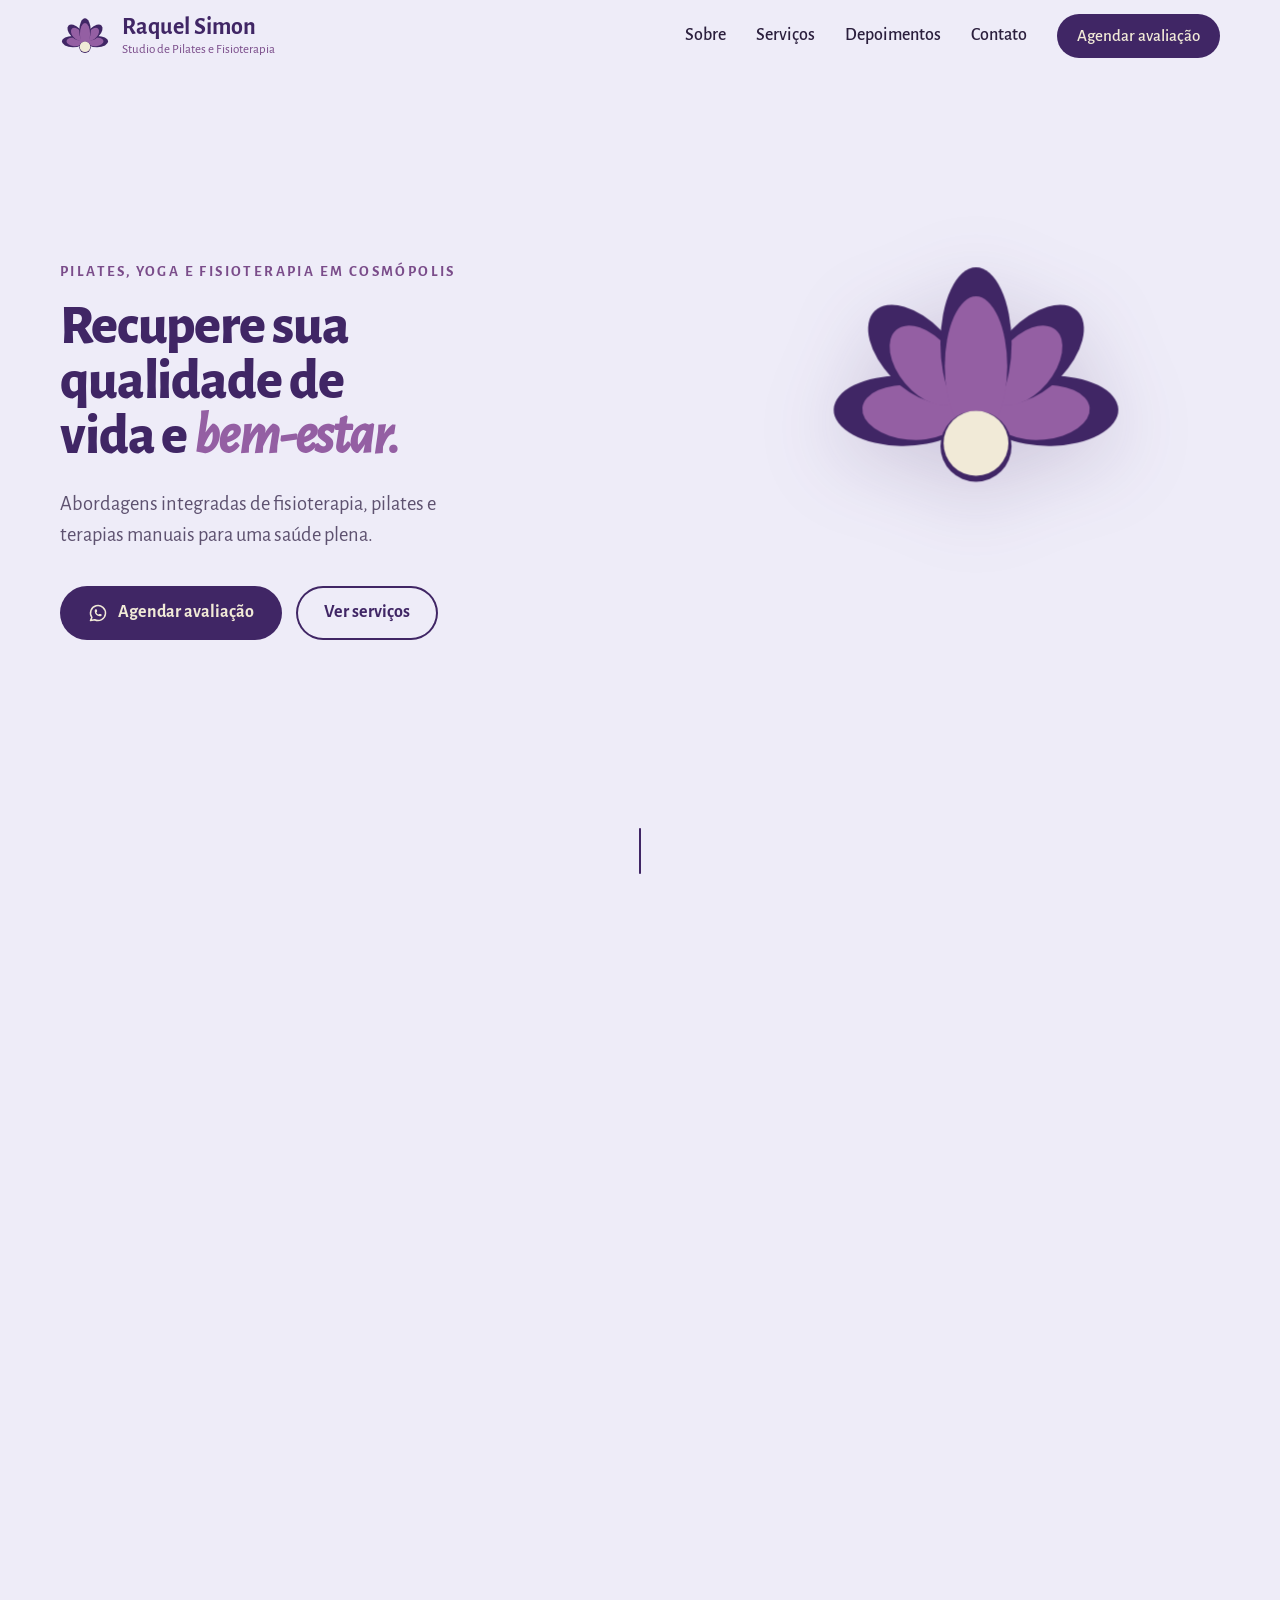
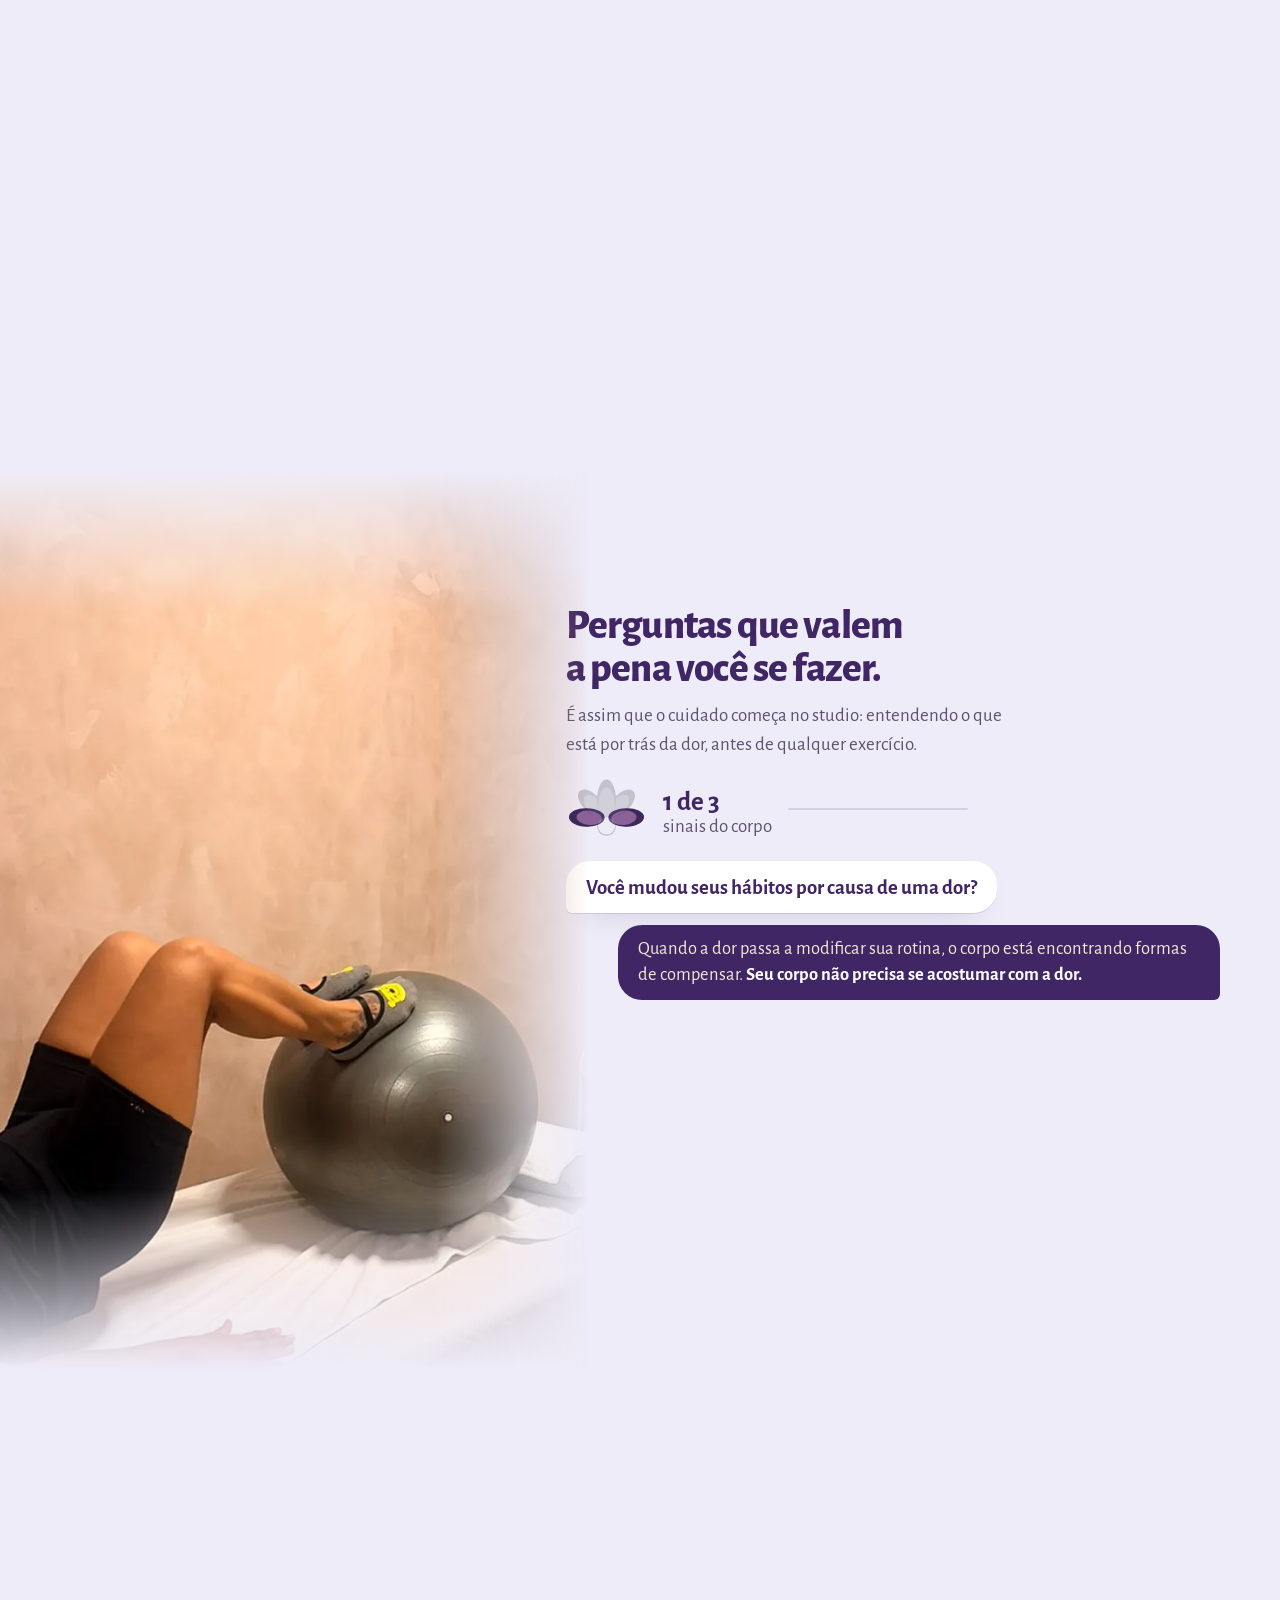
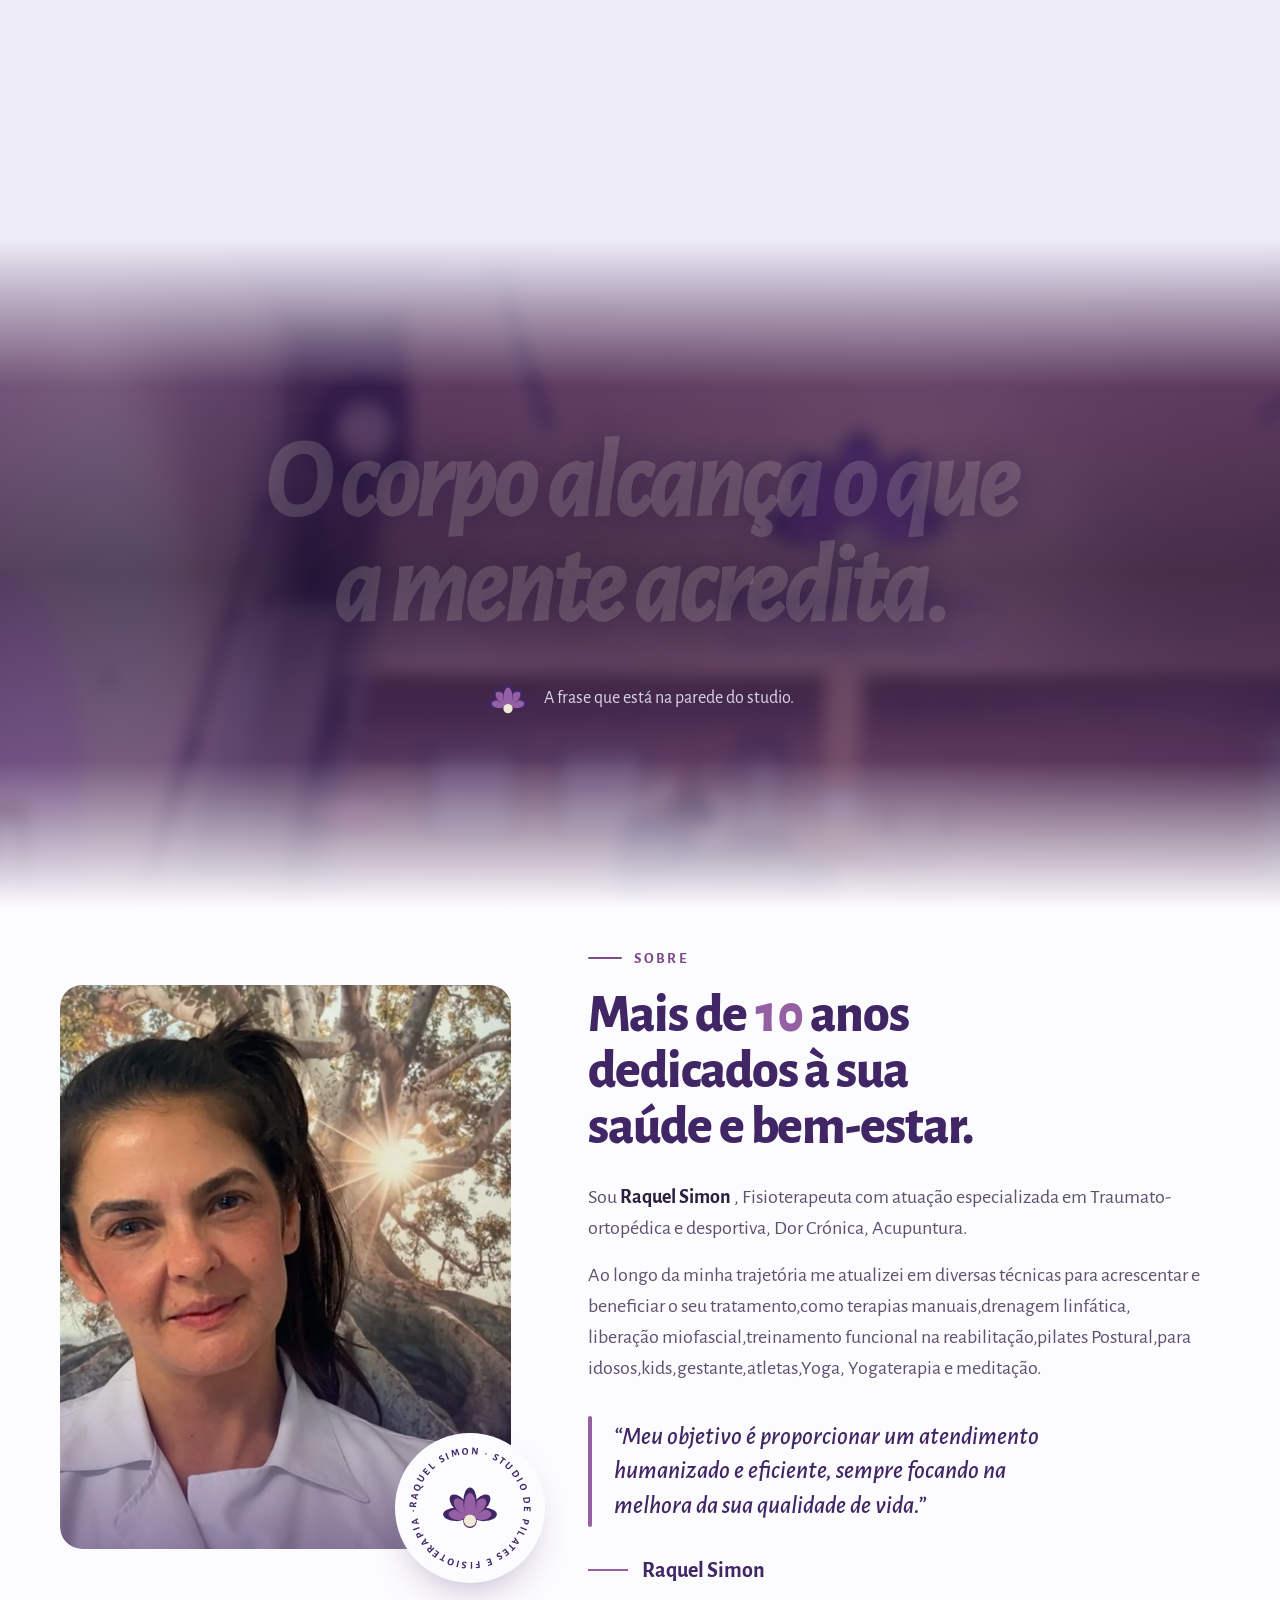
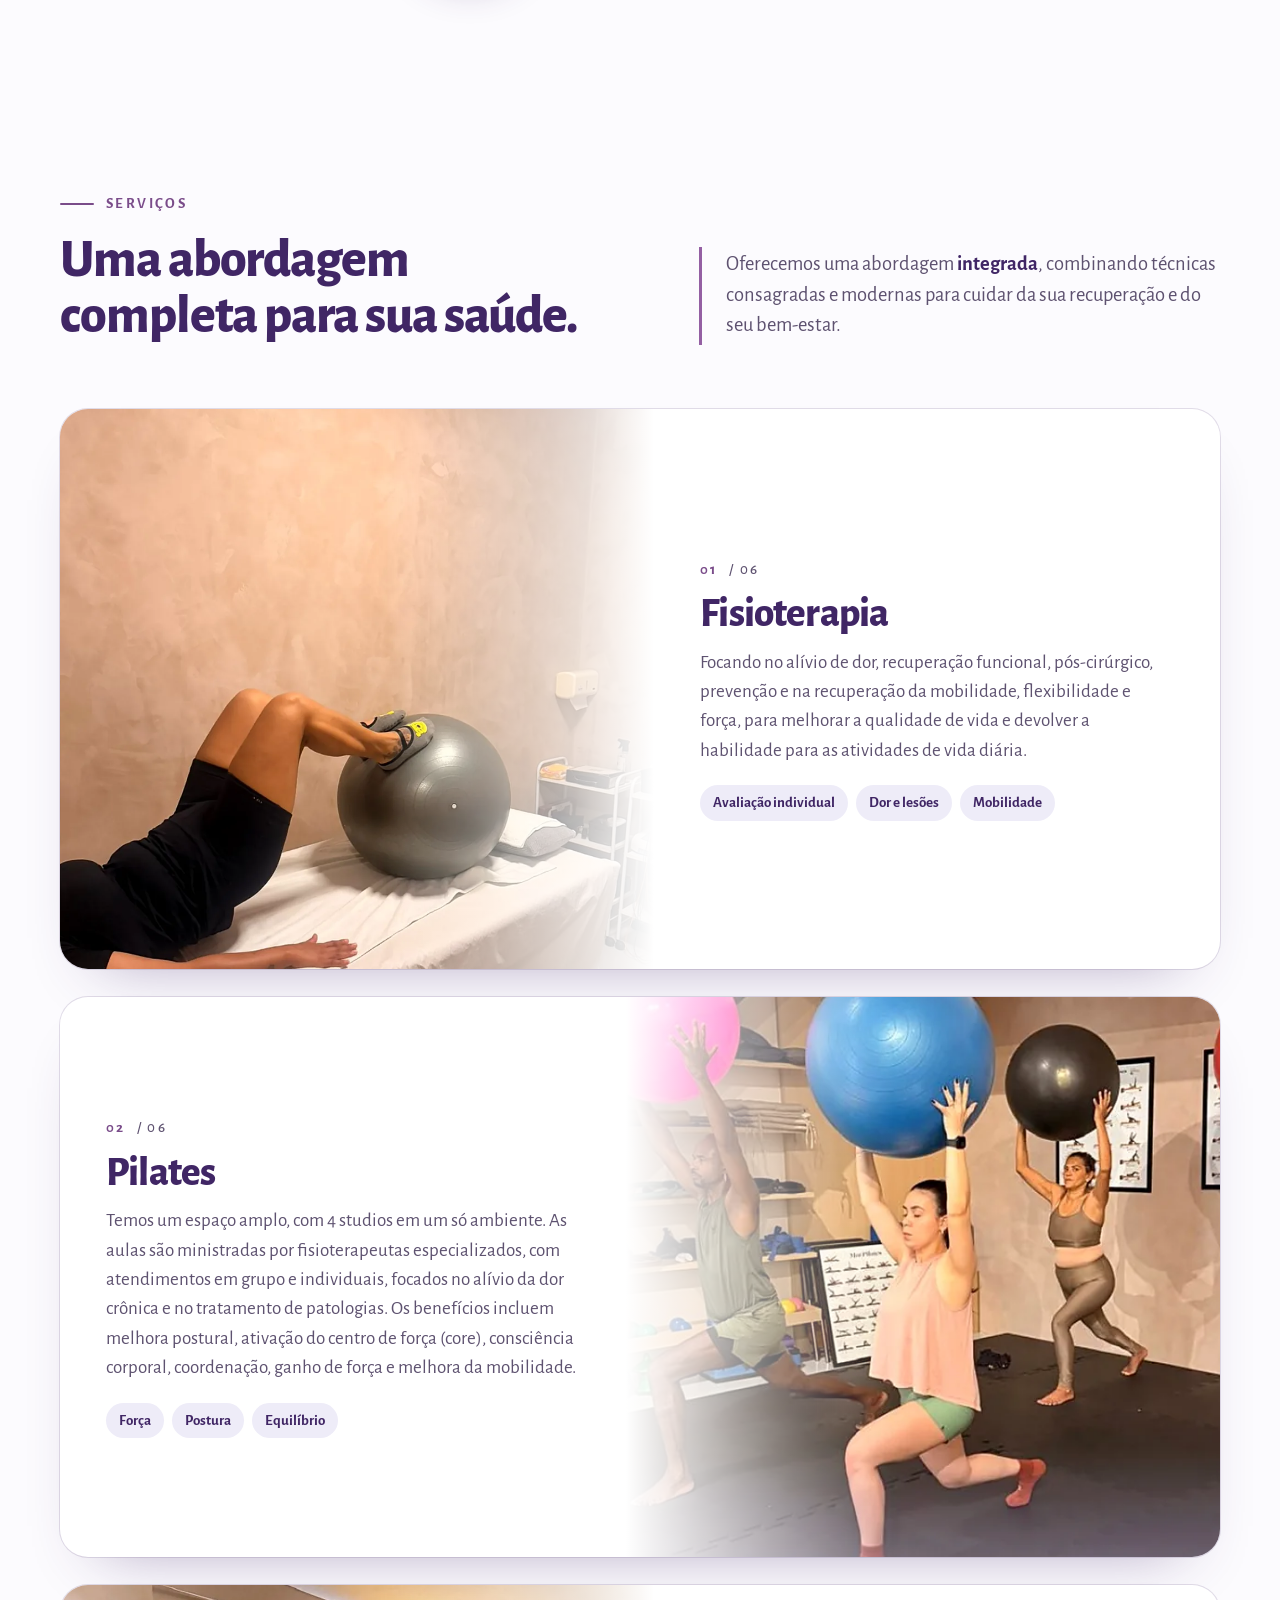
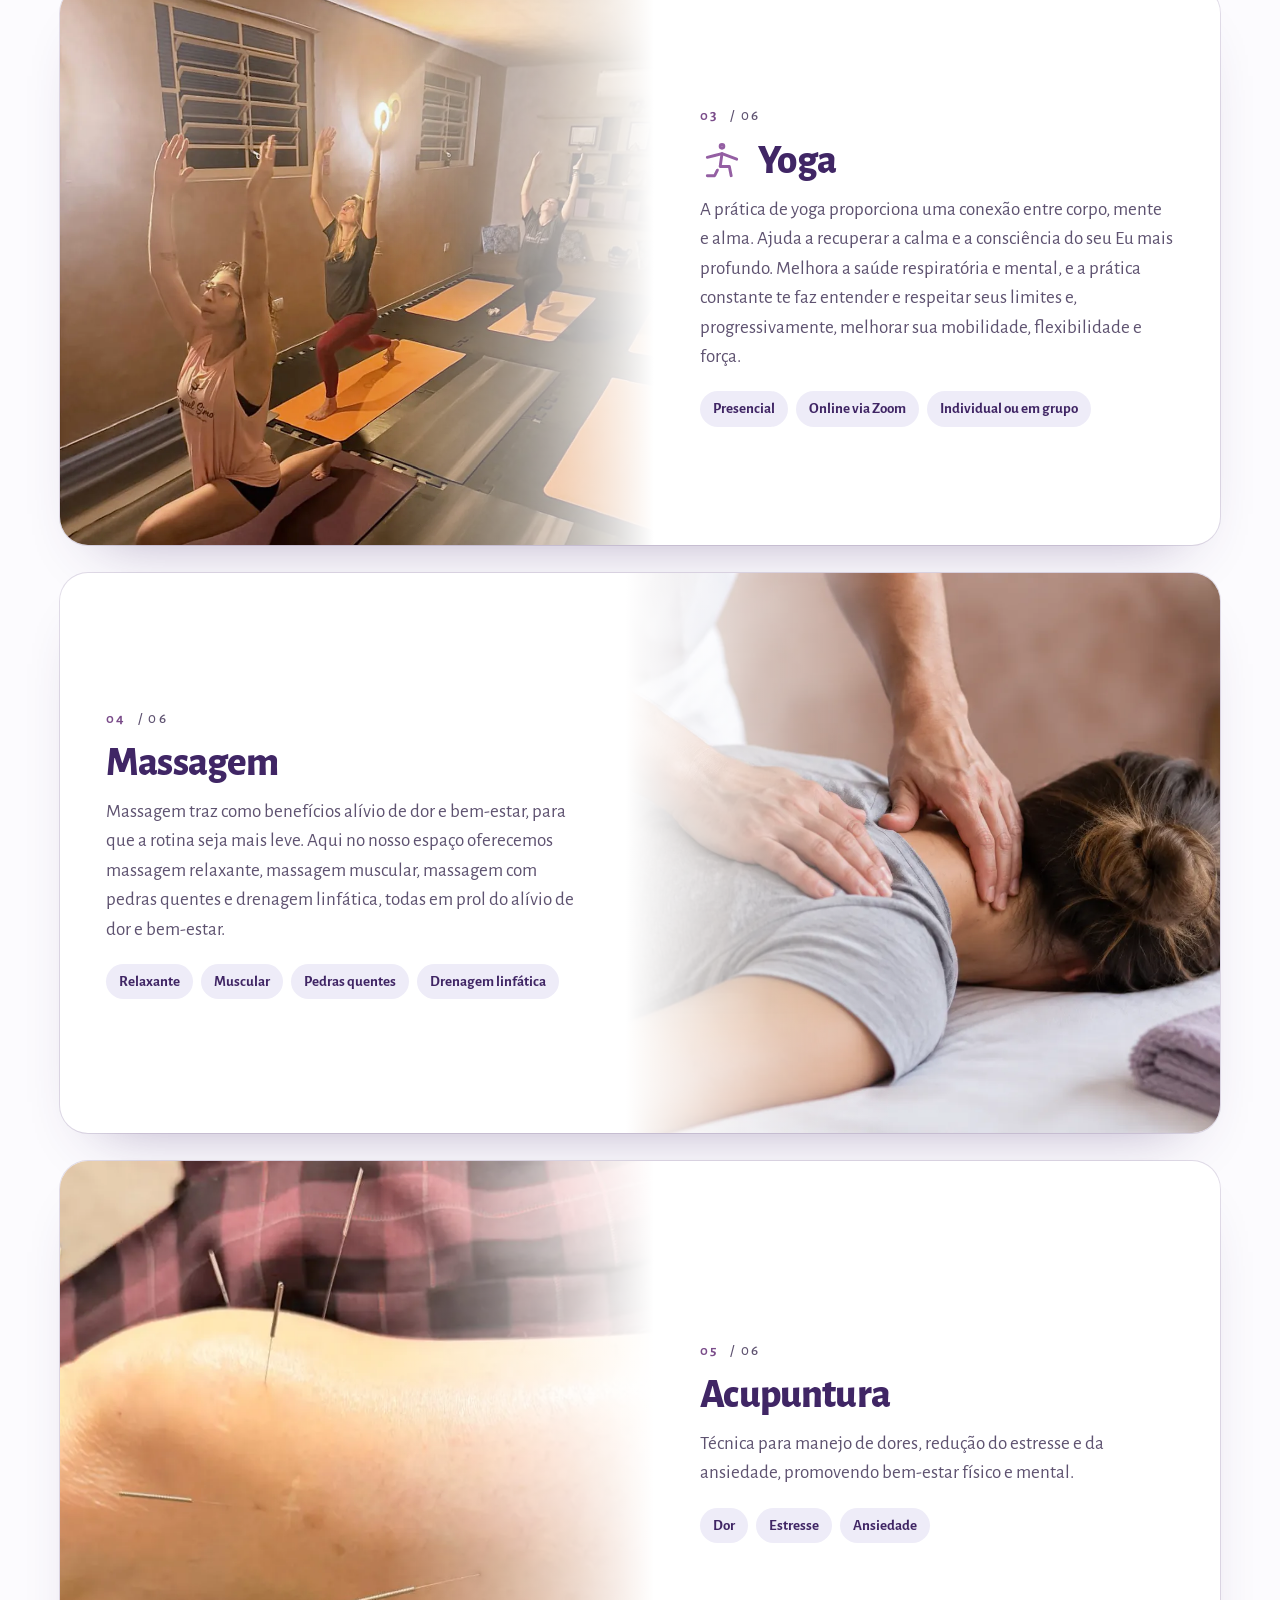
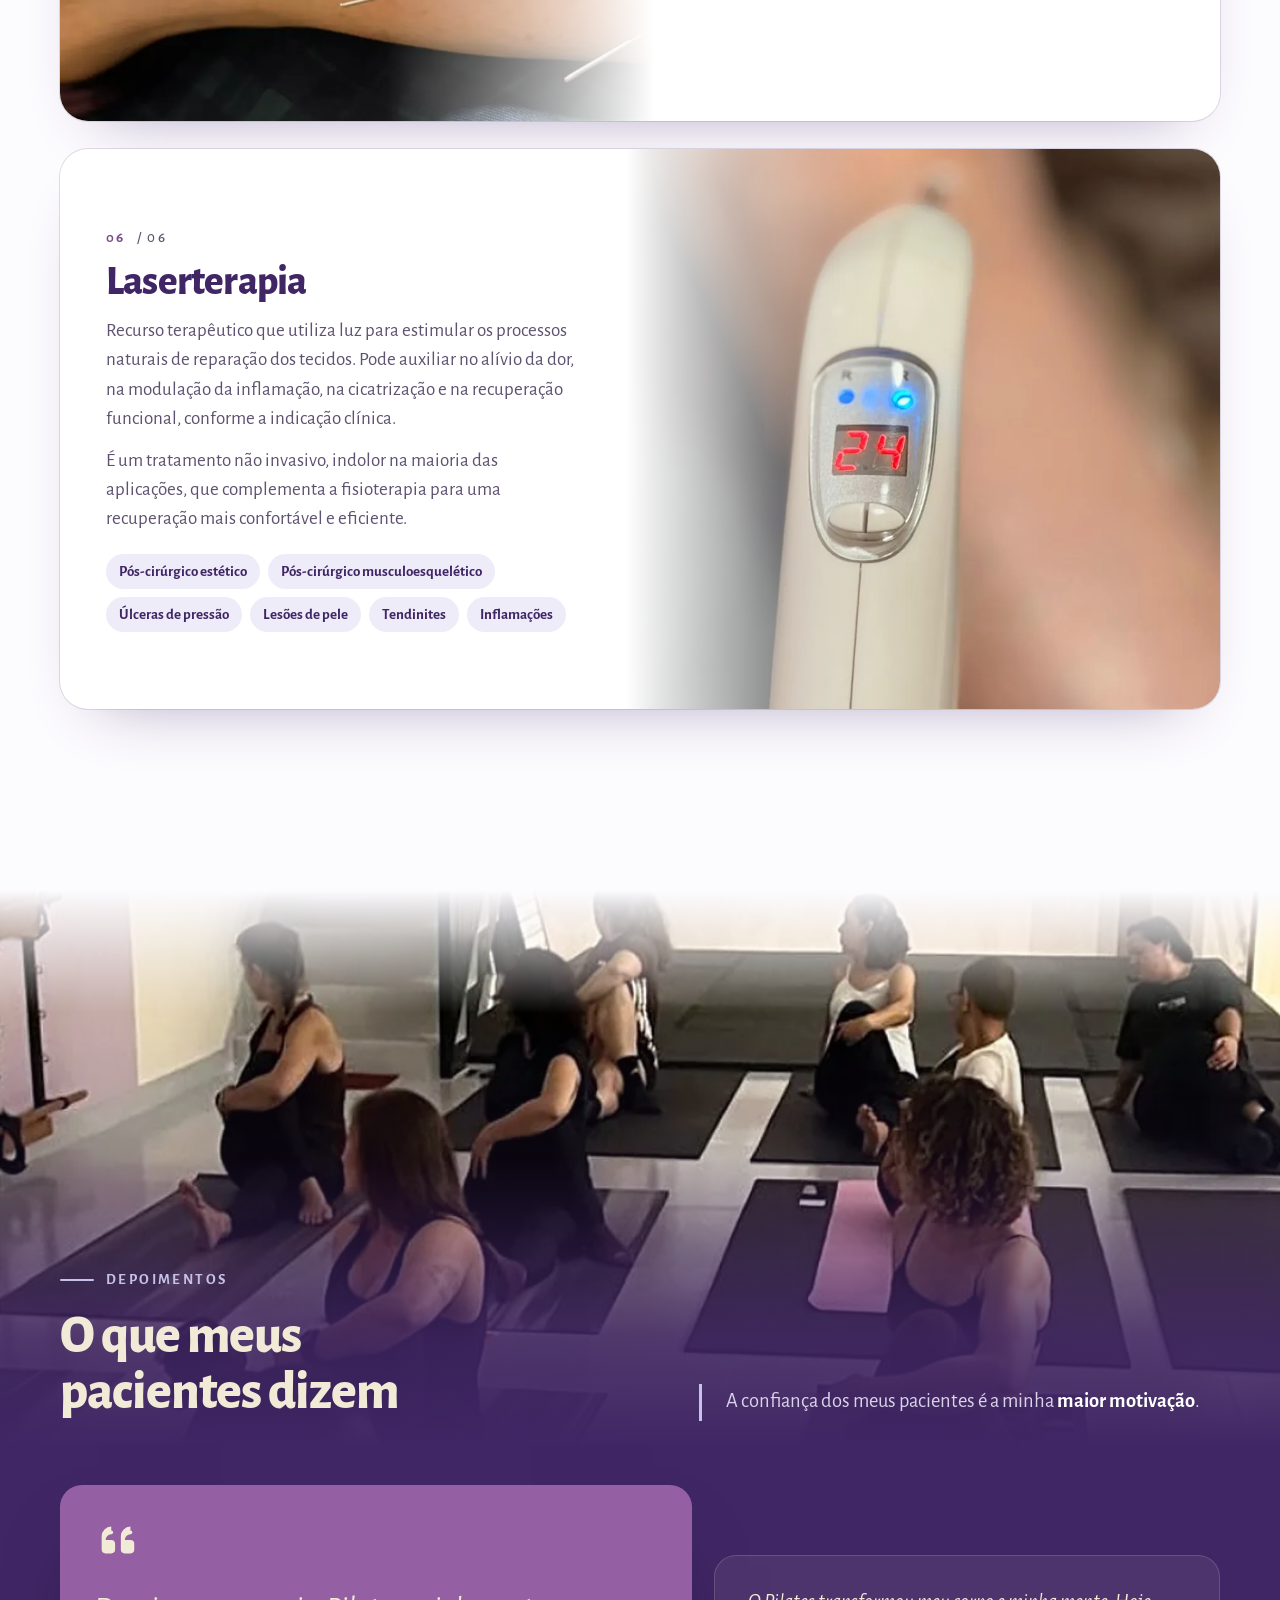
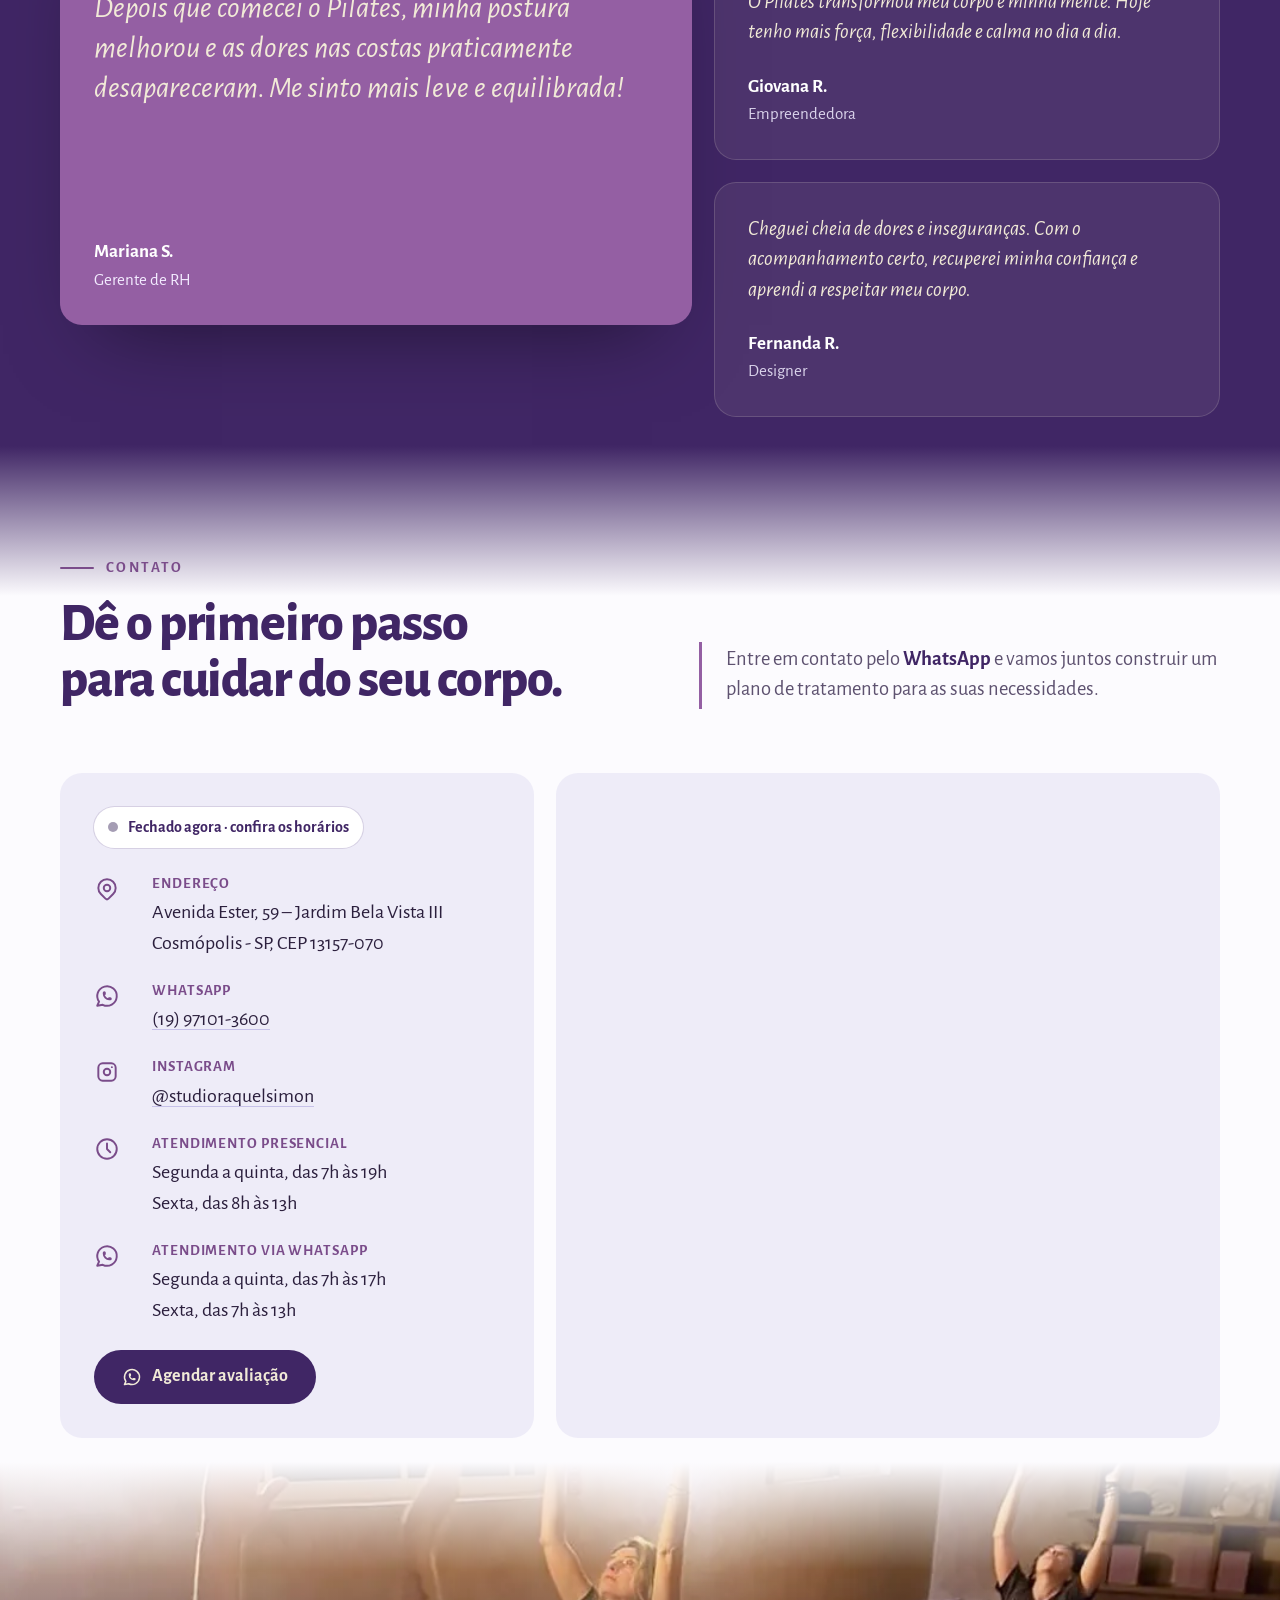
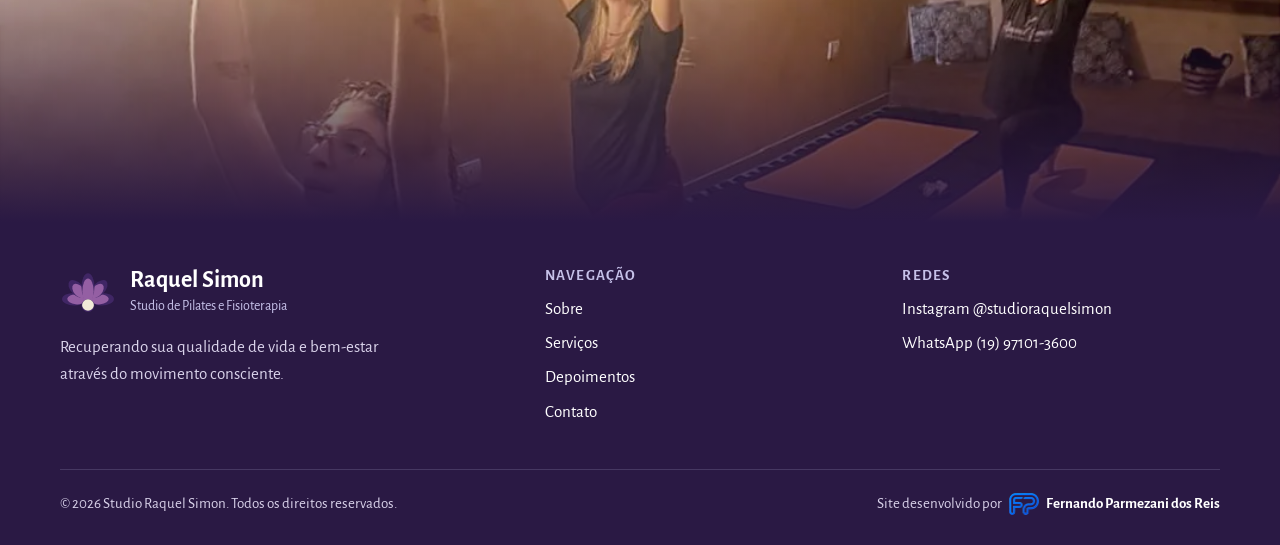
<file: index.html>
<!doctype html>
<html lang="pt-BR">
<head>
<meta charset="utf-8">
<meta name="viewport" content="width=device-width, initial-scale=1, viewport-fit=cover">
<title>Studio Raquel Simon | Pilates, Yoga e Fisioterapia em Cosmópolis</title>
<meta name="description" content="Studio de Pilates e Fisioterapia em Cosmópolis. Fisioterapia, Pilates, Yoga presencial e online, Acupuntura, Laserterapia e Massagem com a fisioterapeuta Raquel Simon. Agende sua avaliação pelo WhatsApp.">
<meta property="og:title" content="Studio Raquel Simon | Pilates, Yoga e Fisioterapia">
<meta property="og:description" content="Recupere sua qualidade de vida e bem-estar. Avenida Ester, 59, Jardim Bela Vista III, Cosmópolis - SP.">
<meta property="og:image" content="assets/img/studio.jpg">
<meta name="theme-color" content="#402665">
<link rel="icon" href="assets/lotus.svg" type="image/svg+xml">
<link rel="preload" href="assets/fonts/alegreya-sans-800-latin.woff2" as="font" type="font/woff2" crossorigin>
<link rel="preload" href="assets/fonts/alegreya-sans-400-latin.woff2" as="font" type="font/woff2" crossorigin>
<link rel="preload" href="assets/img/studio-wide.webp" as="image" type="image/webp">
<script>document.documentElement.classList.add('js')</script>
<style>
@font-face{font-family:'Alegreya Sans';font-style:italic;font-weight:400;font-display:swap;src:url(assets/fonts/alegreya-sans-400i-latin-ext.woff2) format('woff2');unicode-range:U+0100-02BA, U+02BD-02C5, U+02C7-02CC, U+02CE-02D7, U+02DD-02FF, U+0304, U+0308, U+0329, U+1D00-1DBF, U+1E00-1E9F, U+1EF2-1EFF, U+2020, U+20A0-20AB, U+20AD-20C0, U+2113, U+2C60-2C7F, U+A720-A7FF;}
@font-face{font-family:'Alegreya Sans';font-style:italic;font-weight:400;font-display:swap;src:url(assets/fonts/alegreya-sans-400i-latin.woff2) format('woff2');unicode-range:U+0000-00FF, U+0131, U+0152-0153, U+02BB-02BC, U+02C6, U+02DA, U+02DC, U+0304, U+0308, U+0329, U+2000-206F, U+20AC, U+2122, U+2191, U+2193, U+2212, U+2215, U+FEFF, U+FFFD;}
@font-face{font-family:'Alegreya Sans';font-style:italic;font-weight:500;font-display:swap;src:url(assets/fonts/alegreya-sans-500i-latin-ext.woff2) format('woff2');unicode-range:U+0100-02BA, U+02BD-02C5, U+02C7-02CC, U+02CE-02D7, U+02DD-02FF, U+0304, U+0308, U+0329, U+1D00-1DBF, U+1E00-1E9F, U+1EF2-1EFF, U+2020, U+20A0-20AB, U+20AD-20C0, U+2113, U+2C60-2C7F, U+A720-A7FF;}
@font-face{font-family:'Alegreya Sans';font-style:italic;font-weight:500;font-display:swap;src:url(assets/fonts/alegreya-sans-500i-latin.woff2) format('woff2');unicode-range:U+0000-00FF, U+0131, U+0152-0153, U+02BB-02BC, U+02C6, U+02DA, U+02DC, U+0304, U+0308, U+0329, U+2000-206F, U+20AC, U+2122, U+2191, U+2193, U+2212, U+2215, U+FEFF, U+FFFD;}
@font-face{font-family:'Alegreya Sans';font-style:normal;font-weight:400;font-display:swap;src:url(assets/fonts/alegreya-sans-400-latin-ext.woff2) format('woff2');unicode-range:U+0100-02BA, U+02BD-02C5, U+02C7-02CC, U+02CE-02D7, U+02DD-02FF, U+0304, U+0308, U+0329, U+1D00-1DBF, U+1E00-1E9F, U+1EF2-1EFF, U+2020, U+20A0-20AB, U+20AD-20C0, U+2113, U+2C60-2C7F, U+A720-A7FF;}
@font-face{font-family:'Alegreya Sans';font-style:normal;font-weight:400;font-display:swap;src:url(assets/fonts/alegreya-sans-400-latin.woff2) format('woff2');unicode-range:U+0000-00FF, U+0131, U+0152-0153, U+02BB-02BC, U+02C6, U+02DA, U+02DC, U+0304, U+0308, U+0329, U+2000-206F, U+20AC, U+2122, U+2191, U+2193, U+2212, U+2215, U+FEFF, U+FFFD;}
@font-face{font-family:'Alegreya Sans';font-style:normal;font-weight:500;font-display:swap;src:url(assets/fonts/alegreya-sans-500-latin-ext.woff2) format('woff2');unicode-range:U+0100-02BA, U+02BD-02C5, U+02C7-02CC, U+02CE-02D7, U+02DD-02FF, U+0304, U+0308, U+0329, U+1D00-1DBF, U+1E00-1E9F, U+1EF2-1EFF, U+2020, U+20A0-20AB, U+20AD-20C0, U+2113, U+2C60-2C7F, U+A720-A7FF;}
@font-face{font-family:'Alegreya Sans';font-style:normal;font-weight:500;font-display:swap;src:url(assets/fonts/alegreya-sans-500-latin.woff2) format('woff2');unicode-range:U+0000-00FF, U+0131, U+0152-0153, U+02BB-02BC, U+02C6, U+02DA, U+02DC, U+0304, U+0308, U+0329, U+2000-206F, U+20AC, U+2122, U+2191, U+2193, U+2212, U+2215, U+FEFF, U+FFFD;}
@font-face{font-family:'Alegreya Sans';font-style:normal;font-weight:700;font-display:swap;src:url(assets/fonts/alegreya-sans-700-latin-ext.woff2) format('woff2');unicode-range:U+0100-02BA, U+02BD-02C5, U+02C7-02CC, U+02CE-02D7, U+02DD-02FF, U+0304, U+0308, U+0329, U+1D00-1DBF, U+1E00-1E9F, U+1EF2-1EFF, U+2020, U+20A0-20AB, U+20AD-20C0, U+2113, U+2C60-2C7F, U+A720-A7FF;}
@font-face{font-family:'Alegreya Sans';font-style:normal;font-weight:700;font-display:swap;src:url(assets/fonts/alegreya-sans-700-latin.woff2) format('woff2');unicode-range:U+0000-00FF, U+0131, U+0152-0153, U+02BB-02BC, U+02C6, U+02DA, U+02DC, U+0304, U+0308, U+0329, U+2000-206F, U+20AC, U+2122, U+2191, U+2193, U+2212, U+2215, U+FEFF, U+FFFD;}
@font-face{font-family:'Alegreya Sans';font-style:normal;font-weight:800;font-display:swap;src:url(assets/fonts/alegreya-sans-800-latin-ext.woff2) format('woff2');unicode-range:U+0100-02BA, U+02BD-02C5, U+02C7-02CC, U+02CE-02D7, U+02DD-02FF, U+0304, U+0308, U+0329, U+1D00-1DBF, U+1E00-1E9F, U+1EF2-1EFF, U+2020, U+20A0-20AB, U+20AD-20C0, U+2113, U+2C60-2C7F, U+A720-A7FF;}
@font-face{font-family:'Alegreya Sans';font-style:normal;font-weight:800;font-display:swap;src:url(assets/fonts/alegreya-sans-800-latin.woff2) format('woff2');unicode-range:U+0000-00FF, U+0131, U+0152-0153, U+02BB-02BC, U+02C6, U+02DA, U+02DC, U+0304, U+0308, U+0329, U+2000-206F, U+20AC, U+2122, U+2191, U+2193, U+2212, U+2215, U+FEFF, U+FFFD;}
:root{
  /* cores medidas no logotipo (flor de lótus) */
  --deep:#402665;      /* pétalas externas */
  --orchid:#945FA3;    /* pétalas internas */
  --orchid-ink:#7A4C8A;/* orquídea escurecida p/ texto pequeno (AA) */
  --cream:#F1EAD7;     /* miolo da flor */
  --lilac:#C6C1E9;     /* fundo das artes do Instagram */
  --lilac-soft:#EEECF8;
  --paper:#FCFBFE;
  --night:#2a1944;
  --ink:#2B1F3D;
  --muted:#5E5270;
  --line:rgba(64,38,101,.14);
  --ease-out:cubic-bezier(.23,1,.32,1);
  --ease-io:cubic-bezier(.77,0,.175,1);
  --r:22px;
  --header:72px;
  --pad:clamp(20px,5vw,40px);
  --sec:clamp(96px,11vw,150px);
}
*,*::before,*::after{box-sizing:border-box}
html{scroll-padding-top:calc(var(--header) + 8px);-webkit-text-size-adjust:100%}
body{margin:0;background:var(--paper);color:var(--ink);font-family:'Alegreya Sans',system-ui,sans-serif;font-size:19px;line-height:1.55;-webkit-font-smoothing:antialiased;text-rendering:optimizeLegibility;overflow-x:hidden}
img{display:block;max-width:100%;height:auto}
a{color:inherit}
h1,h2,h3{margin:0;font-weight:800;line-height:1.04;letter-spacing:-.02em;color:var(--deep);text-wrap:balance}
p,figure,blockquote{margin:0}
.wrap{width:100%;max-width:1240px;margin-inline:auto;padding-inline:var(--pad)}
:focus-visible{outline:3px solid var(--orchid);outline-offset:3px;border-radius:6px}

/* rótulo de seção: traço que cresce + nome */
.tag{display:flex;align-items:center;gap:12px;font-size:15px;font-weight:700;letter-spacing:.16em;text-transform:uppercase;color:var(--orchid-ink);margin-bottom:18px}
.tag::before{content:"";width:34px;height:2px;border-radius:2px;background:currentColor;transform-origin:left;transition:transform 900ms var(--ease-out) 150ms}
.js .tag.rv::before{transform:scaleX(0)}
.js .tag.rv.in::before{transform:none}
.on-dark .tag{color:var(--lilac)}

/* ---------- botões ---------- */
.btn{display:inline-flex;align-items:center;gap:10px;min-height:54px;padding:0 28px;border-radius:999px;background:var(--deep);color:var(--cream);font-weight:700;font-size:18px;text-decoration:none;white-space:nowrap;transition:transform 200ms var(--ease-out),background-color 200ms ease,color 200ms ease,box-shadow 200ms ease}
.btn svg{width:20px;height:20px;flex:none}
.btn:active{transform:scale(.97)}
.btn--ghost{background:transparent;color:var(--deep);box-shadow:inset 0 0 0 2px var(--deep)}
.btn--cream{background:var(--cream);color:var(--deep)}
@media (hover:hover) and (pointer:fine){
  .btn:hover{background:#523380;transform:translateY(-2px)}
  .btn--ghost:hover{background:var(--lilac-soft)}
  .btn--cream:hover{background:#fff}
}

/* ---------- header ---------- */
.site-header{position:fixed;inset:0 0 auto;z-index:50;height:var(--header);background:rgba(252,251,254,.0);transition:background-color 300ms ease,box-shadow 300ms ease,backdrop-filter 300ms ease}
.site-header.solid{background:rgba(252,251,254,.88);backdrop-filter:blur(14px) saturate(1.2);-webkit-backdrop-filter:blur(14px) saturate(1.2);box-shadow:0 1px 0 var(--line)}
.site-header .wrap{height:100%;display:flex;align-items:center;justify-content:space-between;gap:24px}
.brand{display:flex;align-items:center;gap:12px;text-decoration:none}
.brand img{width:50px;height:auto}
.brand b{display:block;font-size:24px;font-weight:700;color:var(--deep);line-height:1}
.brand small{display:block;font-size:13px;color:var(--orchid-ink);line-height:1.2;margin-top:3px}
.nav{display:flex;align-items:center;gap:30px}
.nav a{font-weight:500;font-size:18px;text-decoration:none;color:var(--ink);padding:6px 0;background:linear-gradient(var(--orchid),var(--orchid)) 0 100%/0 2px no-repeat;transition:background-size 250ms var(--ease-out),color 300ms}
@media (hover:hover) and (pointer:fine){.nav a:hover{background-size:100% 2px}}
.nav .btn{min-height:44px;padding:0 20px;font-size:17px;color:var(--cream);background:var(--deep)}
@media (hover:hover) and (pointer:fine){.nav .btn:hover{background:#523380}}
/* sobre a foto escura do hero, o topo fica claro */
.site-header.over-dark:not(.solid) .brand b,.site-header.over-dark:not(.solid) .nav a:not(.btn){color:var(--cream)}
.site-header.over-dark:not(.solid) .brand small{color:var(--lilac)}
.site-header.over-dark:not(.solid) .nav .btn{background:var(--cream);color:var(--deep)}
@media (max-width:959px){.nav a:not(.btn){display:none}}
@media (max-width:599px){.nav .btn{display:none}}

/* ---------- lótus (bloom) ---------- */
.lotus svg{display:block;width:100%;height:auto;overflow:visible}
.lotus .pt,.lotus .core{transform-box:view-box;transform-origin:232px 268.8px}
.js .bloom .pt,.js .bloom .core{opacity:0}
.js .bloom .pc{transform:translateY(34px) scale(.55)}
.js .bloom .pa-r{transform:rotate(-42deg) scale(.7)}
.js .bloom .pa-l{transform:rotate(42deg) scale(.7)}
.js .bloom .pb-r{transform:rotate(-70deg) scale(.7)}
.js .bloom .pb-l{transform:rotate(70deg) scale(.7)}
.js .bloom .core{transform:scale(.8)}
.bloom .pt,.bloom .core{transition:transform 1300ms var(--ease-out),opacity 800ms ease}
.js .bloom.is-open .pt,.js .bloom.is-open .core,.js .bloom .open{opacity:1;transform:none}
.bloom.is-open .pc{transition-delay:0ms}
.bloom.is-open .pa{transition-delay:180ms}
.bloom.is-open .pb{transition-delay:360ms}
.bloom.is-open .core{transition-delay:620ms}

/* ---------- revelação ---------- */
.js .rv{opacity:0;transform:translateY(28px);transition:opacity 800ms ease,transform 1000ms var(--ease-out);transition-delay:calc(var(--i,0) * 80ms)}
.js .rv.in{opacity:1;transform:none}

/* =========================================================
   HERO · a lótus desabrocha e o studio se abre de dentro dela
   ========================================================= */
.hero{position:relative;height:230vh;background:var(--lilac-soft)}
.hero-stick{position:sticky;top:0;height:100vh;height:100svh;overflow:hidden}
/* desktop: painel alto à direita com a foto inteira do studio, dissolvendo no lilás à esquerda e embaixo */
.hero-photo{position:absolute;top:0;bottom:0;right:0;width:var(--pw,54vw);overflow:hidden;
  -webkit-mask:linear-gradient(90deg,transparent 0,#000 24%),linear-gradient(180deg,#000 74%,transparent 100%);-webkit-mask-composite:source-in;
  mask:linear-gradient(90deg,transparent 0,#000 24%) intersect,linear-gradient(180deg,#000 74%,transparent 100%);clip-path:circle(var(--rad,0px) at var(--cx,60%) var(--cy,50%));will-change:clip-path}
.stage{position:absolute;transform-origin:var(--ox,62.7%) var(--oy,48.8%);transform:scale(var(--z,1));will-change:transform}
.stage img{width:100%;height:100%;object-fit:cover}
.hero-shade{position:absolute;inset:0;pointer-events:none;opacity:var(--shade,0);
  background:linear-gradient(90deg,rgba(42,25,68,.92) 0%,rgba(42,25,68,.72) 34%,rgba(42,25,68,.18) 58%,rgba(42,25,68,0) 72%),linear-gradient(180deg,rgba(42,25,68,.55) 0,rgba(42,25,68,0) 22%)}
.hero-lotus{position:absolute;left:0;top:0;width:var(--lw,300px);transform:translate(var(--lx,0),var(--ly,0));opacity:var(--lo,1);will-change:transform,opacity;filter:drop-shadow(0 18px 40px rgba(64,38,101,.18))}
.hero-copy{position:absolute;inset:0;display:flex;align-items:center;pointer-events:none}
.hero-copy .in{max-width:min(560px,calc(46vw - max(var(--pad),(100vw - 1240px) / 2 + var(--pad)) - 16px));pointer-events:auto}
.hero .eyebrow{font-size:15px;font-weight:700;letter-spacing:.16em;text-transform:uppercase;color:var(--orchid-ink);margin-bottom:16px;transition:color 500ms}
.hero h1{font-size:clamp(44px,4.4vw,74px);line-height:.98;transition:color 500ms}
.hero h1 em{font-style:italic;font-weight:800;color:var(--orchid);transition:color 500ms}
.hero .lead{font-size:clamp(20px,1.6vw,23px);color:var(--muted);max-width:36ch;margin-top:24px;transition:color 500ms}
.hero .ctas{display:flex;flex-wrap:wrap;gap:14px;margin-top:34px}
.hero .btn--ghost{transition:color 500ms,box-shadow 500ms,background-color 200ms}
.hero.dark .eyebrow{color:var(--lilac)}
.hero.dark h1{color:var(--cream)}
.hero.dark h1 em{color:#D7B8E3}
.hero.dark .lead{color:#E6DEF2}
.hero.dark .btn:not(.btn--ghost){background:var(--cream);color:var(--deep)}
.hero.dark .btn--ghost{color:var(--cream);box-shadow:inset 0 0 0 2px rgba(241,234,215,.7)}
@media (hover:hover) and (pointer:fine){.hero.dark .btn--ghost:hover{background:rgba(241,234,215,.12)}}
/* fim do hero: a foto se dissolve no lilás da próxima parte */
.hero::after{content:none;position:absolute;left:0;right:0;bottom:0;height:30vh;z-index:3;pointer-events:none;background:linear-gradient(180deg,rgba(238,236,248,0) 0%,rgba(238,236,248,.55) 45%,var(--lilac-soft) 92%)}
.scroll-hint{position:absolute;left:50%;bottom:26px;transform:translateX(-50%);width:2px;height:46px;border-radius:2px;background:rgba(64,38,101,.15);overflow:hidden;transition:opacity 400ms}
.scroll-hint::after{content:"";position:absolute;inset:0;background:var(--deep);animation:drip 1.9s var(--ease-io) infinite}
@keyframes drip{0%{transform:translateY(-100%)}60%,100%{transform:translateY(100%)}}
@media (max-width:760px){
  .hero{height:230vh}
  .hero-copy{align-items:flex-end;padding-bottom:calc(34px + env(safe-area-inset-bottom))}
  .hero-copy .in{max-width:none}
  .hero h1{font-size:clamp(40px,11vw,52px)}
  .hero .lead{font-size:19px;margin-top:16px}
  .hero .ctas{margin-top:22px}
  .hero .ctas .btn{flex:1 1 auto;justify-content:center}
  .hero-shade{background:linear-gradient(0deg,rgba(42,25,68,.96) 0%,rgba(42,25,68,.9) 50%,rgba(42,25,68,.35) 64%,rgba(42,25,68,0) 76%),linear-gradient(180deg,rgba(42,25,68,.5) 0,rgba(42,25,68,0) 16%)}
  .hero::after{content:""}
  .hero-photo{width:100%;-webkit-mask:none;mask:none}
  .scroll-hint{display:none}
}

/* =========================================================
   CAMINHO · perguntas que valem a pena
   ========================================================= */
.story{background:var(--lilac-soft);position:relative}
.story-stage{position:relative;padding-block:24px var(--sec)}
.story-grid{display:grid;grid-template-columns:minmax(0,1fr) minmax(0,1fr);gap:clamp(28px,4vw,64px);align-items:center}
.story-head h2{font-size:clamp(34px,3.6vw,52px);max-width:15ch}
.story-head p{font-size:20px;color:var(--muted);margin-top:14px;max-width:46ch}
.story-progress{display:flex;align-items:center;gap:16px;margin-top:26px}
.story-progress .lotus{width:96px;position:relative}
.story-progress .lotus .ghost{position:absolute;inset:0;opacity:.22;filter:saturate(0)}
.story-progress .count{font-size:16px;color:var(--muted);line-height:1.3;white-space:nowrap}
.story-progress .count b{display:block;font-size:30px;color:var(--deep);line-height:1}
.story-bar{flex:1;height:2px;background:var(--line);border-radius:2px;overflow:hidden;max-width:180px}
.story-bar i{display:block;height:100%;background:var(--orchid);transform-origin:left;transform:scaleX(var(--sp,0))}
.thread{display:flex;flex-direction:column;gap:14px;margin-top:28px}
.bubble{max-width:92%;padding:14px 22px;border-radius:24px;font-size:19px;line-height:1.42;margin:0}
.bubble.q{align-self:flex-start;background:#fff;color:var(--deep);font-weight:700;font-size:21px;border-bottom-left-radius:6px;box-shadow:0 1px 0 var(--line),0 14px 30px -22px rgba(64,38,101,.5)}
.bubble.a{align-self:flex-end;background:var(--deep);color:var(--cream);border-bottom-right-radius:6px}
.bubble.a strong{color:#fff}
.js .thread .bubble{opacity:0;transform:translateY(18px) scale(.97);transition:opacity 450ms ease,transform 650ms var(--ease-out)}
.js .thread .bubble.a{transform:translateX(18px) scale(.97)}
.js .thread .bubble.show{opacity:1;transform:none}
.story-photos{position:relative;height:100%;min-height:440px}
.story-photos .frame{position:absolute;inset:0;border-radius:var(--r);overflow:hidden;background:var(--lilac)}
.story-photos img{position:absolute;inset:0;width:100%;height:100%;object-fit:cover;opacity:0;transform:scale(calc(1.1 - var(--sp,0) * .08));transition:opacity 800ms ease}
.story-photos img.on{opacity:1}
.story-photos .num{position:absolute;right:22px;bottom:14px;font-size:clamp(90px,10vw,150px);font-weight:800;line-height:1;color:rgba(255,255,255,.9);letter-spacing:-.04em;mix-blend-mode:overlay}
html:not(.js) .story-photos img:first-child{opacity:1}
/* palco fixo: telas largas e altas */
@media (min-width:960px) and (min-height:640px){
  .story.pinned{height:330vh}
  .story.pinned .story-stage{position:sticky;top:0;height:100vh;height:100svh;padding:calc(var(--header) + 20px) 0 28px;display:flex;align-items:center}
  .story.pinned .story-stage>.wrap{width:100%}
  /* foto sangrando até a borda direita, com degradê para o lilás */
  .story.pinned .story-photos{position:absolute;top:0;bottom:0;left:0;width:50vw;min-height:0;height:auto}
  .story.pinned .story-photos .frame{border-radius:0;-webkit-mask:linear-gradient(270deg,transparent 0,#000 26%);mask:linear-gradient(270deg,transparent 0,#000 26%)}
  .story.pinned .story-photos .frame::after{content:"";position:absolute;inset:0;background:linear-gradient(180deg,var(--lilac-soft) 0,rgba(238,236,248,0) 16%,rgba(238,236,248,0) 80%,var(--lilac-soft) 100%)}
  .story.pinned .story-grid{grid-template-columns:minmax(0,.82fr) minmax(0,1.18fr)}
  .story.pinned .story-col{grid-column:2}
  .story.pinned .story-photos{width:46vw}
  /* tudo escala com a altura da tela para caber no palco fixo */
  .story.pinned .story-head h2{font-size:clamp(30px,4.6vh,50px);max-width:22ch}
  .story.pinned .story-head p{font-size:clamp(16px,2.1vh,20px);margin-top:1.2vh}
  .story.pinned .story-progress{margin-top:2vh}
  .story.pinned .story-progress .lotus{width:clamp(64px,9vh,96px)}
  .story.pinned .story-progress .count b{font-size:clamp(22px,3vh,30px)}
  .story.pinned .thread{gap:1.3vh;margin-top:2.4vh}
  .story.pinned .bubble{font-size:clamp(15.5px,2.05vh,19px);padding:1.25vh 20px}
  .story.pinned .bubble.q{font-size:clamp(17px,2.3vh,21px)}
}
@media (max-width:959px),(max-height:639px){
  .story-grid{grid-template-columns:1fr}
  .story-photos{order:-1;min-height:0;aspect-ratio:4/3.2;margin-inline:calc(var(--pad) * -1)}
  .story-photos .frame{border-radius:0;-webkit-mask:linear-gradient(180deg,transparent 0,#000 22%,#000 62%,transparent);mask:linear-gradient(180deg,transparent 0,#000 22%,#000 62%,transparent)}
  .story-photos .num{display:none}
  .story-stage{padding-top:0}
  .bubble{max-width:95%;font-size:18px}
  .bubble.q{font-size:19px}
}

/* =========================================================
   FRASE DA PAREDE · palavras acendem com o scroll
   ========================================================= */
/* a parede de verdade ao fundo: a frase está escrita nela, à direita do logo */
.wall{position:relative;color:var(--cream);background:var(--deep);padding:clamp(170px,15vw,210px) 0;overflow:hidden;isolation:isolate}
.wall-bg{position:absolute;inset:0;z-index:-1}
.wall-bg img{width:100%;height:100%;object-fit:cover;object-position:60% 60%;filter:blur(7px) saturate(1.1);transform:scale(var(--wz,1.2))}
.wall-bg::after{content:"";position:absolute;inset:0;background:linear-gradient(180deg,var(--lilac-soft) 0,rgba(64,38,101,.72) 22%,rgba(42,25,68,.8) 50%,rgba(64,38,101,.72) 78%,var(--paper) 100%)}
.wall-q{position:relative;text-shadow:0 2px 30px rgba(42,25,68,.45);font-size:clamp(46px,8.4vw,124px);line-height:.98;font-weight:800;font-style:italic;letter-spacing:-.03em;text-align:center;max-width:14ch;margin-inline:auto}
.wall-q span{color:rgba(241,234,215,.16);transition:color 380ms ease}
.wall-q span.lit{color:var(--cream)}
.wall-cap{position:relative;display:flex;align-items:center;justify-content:center;gap:14px;margin-top:40px;font-size:18px;color:#D9D2EA}
.wall-cap img{width:44px}

/* =========================================================
   SOBRE
   ========================================================= */
.about{padding-block:40px var(--sec)}
.about .wrap{display:grid;grid-template-columns:minmax(0,5fr) minmax(0,7fr);gap:clamp(36px,6vw,96px);align-items:center}
.about-photo{position:relative}
.about-photo .frame{position:relative;border-radius:var(--r);overflow:hidden;aspect-ratio:4/5;background:var(--lilac-soft)}
.about-photo .frame img{position:absolute;inset:-8% 0;width:100%;height:116%;object-fit:cover;object-position:50% 22%;transform:translateY(var(--py,0))}
.about-photo .frame::after{content:"";position:absolute;inset:auto 0 0;height:38%;background:linear-gradient(180deg,rgba(64,38,101,0),rgba(64,38,101,.55))}
.js .about-photo .frame{clip-path:inset(12% 12% 12% 12% round var(--r));transition:clip-path 1400ms var(--ease-io)}
.js .about-photo.in .frame{clip-path:inset(0 0 0 0 round var(--r))}
.seal{position:absolute;right:-34px;bottom:-34px;width:150px;height:150px;border-radius:50%;background:var(--paper);box-shadow:0 18px 40px -20px rgba(64,38,101,.45);display:grid;place-items:center}
.seal svg.ring{position:absolute;inset:8px;width:calc(100% - 16px);height:calc(100% - 16px);animation:spin 26s linear infinite}
.seal img{width:58px}
@keyframes spin{to{transform:rotate(360deg)}}
.about-text h2{font-size:clamp(38px,4.2vw,62px);max-width:15ch}
.about-text h2 .n{color:var(--orchid);font-variant-numeric:tabular-nums}
.about-text .body{margin-top:26px;display:grid;gap:16px;font-size:20px;color:var(--muted);max-width:56ch}
.about-text .body strong{color:var(--ink)}
.quote{position:relative;margin:32px 0 0;padding:4px 0 4px 26px;font-size:clamp(22px,2vw,28px);line-height:1.35;font-style:italic;font-weight:500;color:var(--deep);max-width:34ch}
.quote::before{content:"";position:absolute;left:0;top:0;bottom:0;width:4px;border-radius:4px;background:var(--orchid);transform-origin:top;transition:transform 1000ms var(--ease-out) 300ms}
.js .quote.rv::before{transform:scaleY(0)}
.js .quote.rv.in::before{transform:none}
.sign{margin-top:26px;display:flex;align-items:center;gap:14px}
.sign b{font-size:22px;color:var(--deep)}
.sign::before{content:"";width:40px;height:2px;background:var(--orchid)}
@media (max-width:899px){
  .about .wrap{grid-template-columns:1fr}
  .seal{right:12px;bottom:-30px;width:120px;height:120px}
  .seal img{width:46px}
}

/* =========================================================
   SERVIÇOS · cartões que se empilham
   ========================================================= */
.services{padding-block:clamp(40px,5vw,70px) var(--sec)}
.sec-head{display:grid;grid-template-columns:minmax(0,1.05fr) minmax(0,.95fr);gap:clamp(28px,5vw,72px);align-items:end;margin-bottom:clamp(40px,5vw,64px)}
.sec-head h2{font-size:clamp(38px,4.2vw,62px)}
.sec-head .aside{font-size:clamp(20px,1.6vw,23px);line-height:1.5;color:var(--muted);border-left:3px solid var(--orchid);padding:2px 0 4px 24px}
.sec-head .aside strong{color:var(--deep);font-weight:700}
@media (max-width:899px){.sec-head{grid-template-columns:1fr;gap:18px}}
.stack{display:grid;gap:28px}
.card{position:relative;display:grid;grid-template-columns:minmax(0,1.05fr) minmax(0,1fr);border-radius:28px;background:#fff;box-shadow:0 0 0 1px var(--line),0 30px 60px -40px rgba(64,38,101,.45);overflow:hidden;transform-origin:50% 0;transform:scale(var(--sc,1))}
.card::after{content:"";position:absolute;inset:0;background:var(--night);opacity:var(--dim,0);pointer-events:none;border-radius:inherit}
.card .ph{position:relative;min-height:440px;overflow:hidden;background:var(--lilac-soft)}
.card .ph picture{position:absolute;inset:0}
.card .ph img{width:100%;height:100%;object-fit:cover;transform:scale(1.06);transition:transform 1400ms var(--ease-out)}
.card.in .ph img{transform:none}
/* degradê: a foto se dissolve no branco do cartão */
.card .ph::after{content:"";position:absolute;inset:0;background:linear-gradient(90deg,rgba(255,255,255,0) 55%,#fff 100%)}
.card.flip{grid-template-columns:minmax(0,1fr) minmax(0,1.05fr)}
.card.flip .ph{order:2}
.card.flip .ph::after{background:linear-gradient(270deg,rgba(255,255,255,0) 55%,#fff 100%)}
.card .tx{position:relative;padding:clamp(30px,3.6vw,52px);display:flex;flex-direction:column;justify-content:center;gap:12px}
.card .idx{display:flex;align-items:center;gap:12px;font-size:15px;font-weight:700;letter-spacing:.14em;color:var(--orchid-ink)}
.card .idx i{font-style:normal;color:var(--muted);font-weight:500}
.card h3{font-size:clamp(34px,3.2vw,46px);display:flex;align-items:center;gap:14px}
.card p{font-size:19px;color:var(--muted)}
.card .tags{display:flex;flex-wrap:wrap;gap:8px;margin-top:8px}
.card .tags span{font-size:15px;font-weight:700;color:var(--deep);background:var(--lilac-soft);border-radius:999px;padding:6px 13px}
.js .card .tags span{opacity:0;transform:translateY(8px);transition:opacity 500ms ease,transform 600ms var(--ease-out);transition-delay:calc(400ms + var(--t,0) * 70ms)}
.js .card.in .tags span{opacity:1;transform:none}
.ico{width:44px;height:44px;flex:none;color:var(--orchid)}
.ico path{stroke-dasharray:1;stroke-dashoffset:0}
.js .ico path{stroke-dashoffset:1;transition:stroke-dashoffset 1400ms var(--ease-out) 350ms}
.js .in .ico path{stroke-dashoffset:0}
@media (min-width:960px) and (min-height:700px){
  .stack.stacking .card{position:sticky;top:calc(var(--header) + 22px + var(--k) * 14px);min-height:min(560px,calc(100vh - var(--header) - 120px))}
  .stack.stacking{padding-bottom:40px}
}
@media (max-width:959px){
  .card,.card.flip{grid-template-columns:1fr}
  .card.flip .ph{order:0}
  .card .ph{min-height:0;aspect-ratio:4/3}
  .card .ph::after,.card.flip .ph::after{background:linear-gradient(180deg,rgba(255,255,255,0) 55%,#fff 100%)}
  .card .tx{padding:4px 24px 30px}
}

/* =========================================================
   DEPOIMENTOS · a foto da aula se dissolve no roxo
   ========================================================= */
.voices{position:relative;background:var(--deep);color:var(--cream);padding-bottom:clamp(150px,14vw,200px)}
.voices::after{content:"";position:absolute;left:0;right:0;bottom:0;height:150px;background:linear-gradient(180deg,rgba(252,251,254,0),var(--paper));pointer-events:none}
.v-band{position:relative;height:clamp(420px,62vh,640px);overflow:hidden}
.v-band picture{position:absolute;inset:-12% 0}
.v-band img{width:100%;height:100%;object-fit:cover;object-position:50% 40%;transform:translateY(var(--py,0))}
.v-band::after{content:"";position:absolute;inset:0;background:linear-gradient(180deg,var(--paper) 0%,rgba(252,251,254,0) 22%,rgba(64,38,101,.15) 48%,rgba(64,38,101,.85) 80%,var(--deep) 100%)}
.voices .head{position:relative;z-index:2;margin-top:-180px}
.voices .sec-head h2{color:var(--cream);font-size:clamp(38px,4.2vw,62px)}
.voices .sec-head .aside{color:#d9d2ea;border-color:var(--lilac)}
.voices .sec-head .aside strong{color:#fff}
.v-grid{position:relative;z-index:2;display:grid;grid-template-columns:minmax(0,1.25fr) minmax(0,1fr);gap:22px;align-items:start}
.v-side{display:grid;gap:22px;padding-top:70px}
.voice{margin:0;border-radius:var(--r);background:rgba(241,234,215,.07);box-shadow:inset 0 0 0 1px rgba(241,234,215,.16);padding:32px 34px;display:flex;flex-direction:column;justify-content:space-between;gap:24px;transform:translateY(var(--vy,0))}
.voice blockquote{margin:0;font-size:21px;line-height:1.45;font-style:italic}
.voice.big blockquote{font-size:clamp(25px,2.4vw,33px);line-height:1.3}
.voice.big{background:var(--orchid);box-shadow:0 40px 80px -40px rgba(0,0,0,.5);min-height:440px}
.voice figcaption{font-size:17px;color:#d9d2ea}
.voice figcaption b{display:block;font-size:19px;color:#fff}
.voice.big figcaption{color:#f3ecff}
.qmark{width:46px;height:46px;color:var(--lilac);margin-bottom:16px;transform-origin:left bottom;transition:transform 900ms var(--ease-out) 200ms}
.js .voice.rv .qmark{transform:scale(.4) rotate(-12deg)}
.js .voice.rv.in .qmark{transform:none}
.voice.big .qmark{color:var(--cream)}
@media (max-width:899px){
  .v-grid{grid-template-columns:1fr}
  .v-side{padding-top:0}
  .voice.big{min-height:0}
  .voices .head{margin-top:-140px}
}

/* =========================================================
   CONTATO
   ========================================================= */
.contact{padding-block:0 24px;margin-top:-40px;position:relative}
.c-grid{display:grid;grid-template-columns:minmax(0,5fr) minmax(0,7fr);gap:22px;align-items:stretch}
.info{border-radius:var(--r);background:var(--lilac-soft);padding:34px;display:flex;flex-direction:column;gap:24px}
.status{display:inline-flex;align-self:flex-start;align-items:center;gap:10px;padding:8px 14px;border-radius:999px;background:#fff;font-size:16px;font-weight:700;color:var(--deep);box-shadow:0 0 0 1px var(--line)}
.status i{width:10px;height:10px;border-radius:50%;background:#a59db4;position:relative;flex:none}
.status.open i{background:#2fae62}
.status.open i::after{content:"";position:absolute;inset:-6px;border-radius:50%;border:2px solid #2fae62;animation:ping 1.8s ease-out infinite}
@keyframes ping{from{transform:scale(.4);opacity:1}to{transform:scale(1.4);opacity:0}}
.info dl{margin:0;display:grid;gap:20px}
.info .row{display:grid;grid-template-columns:44px 1fr;gap:14px;align-items:start}
.info .row svg{width:26px;height:26px;color:var(--orchid-ink);margin-top:4px}
.info dt{font-size:15px;font-weight:700;letter-spacing:.06em;text-transform:uppercase;color:var(--orchid-ink)}
.info dd{margin:2px 0 0;font-size:20px;color:var(--ink)}
.info dd a{text-decoration:none;border-bottom:1.5px solid var(--lilac)}
.info .btn{margin-top:auto;align-self:flex-start}
.map{border-radius:var(--r);overflow:hidden;min-height:480px;background:var(--lilac-soft);position:relative}
.map iframe{position:absolute;inset:0;width:100%;height:100%;border:0;filter:saturate(.75) hue-rotate(-8deg)}
/* o recorte fica no iframe: um alvo 100% recortado nunca é detectado pelo IntersectionObserver */
.js .map.rv{transform:none;transition:opacity 600ms}
.js .map.rv iframe{clip-path:inset(0 0 0 100%);transition:clip-path 1300ms var(--ease-io)}
.js .map.rv.in iframe{clip-path:inset(0 0 0 0)}
@media (max-width:899px){.c-grid{grid-template-columns:1fr}.map{min-height:340px}}

/* =========================================================
   RODAPÉ · foto que se dissolve no roxo da noite
   ========================================================= */
.site-footer{position:relative;background:var(--night);color:#d9d2ea;font-size:17px}
.f-band{position:relative;height:clamp(260px,40vh,420px);overflow:hidden}
.f-band picture{position:absolute;inset:-14% 0}
.f-band img{width:100%;height:100%;object-fit:cover;object-position:50% 45%;transform:translateY(var(--py,0))}
.f-band::after{content:"";position:absolute;inset:0;background:linear-gradient(180deg,var(--paper) 0%,rgba(252,251,254,0) 30%,rgba(42,25,68,.3) 55%,var(--night) 100%)}
.f-band .lotus{position:absolute;left:50%;bottom:-6px;width:150px;transform:translateX(-50%);z-index:2}
.site-footer .wrap{position:relative;padding-block:46px 30px}
.f-grid{display:grid;grid-template-columns:minmax(0,1.4fr) minmax(0,1fr) minmax(0,1fr);gap:40px;align-items:start}
.f-brand{display:flex;gap:14px;align-items:center}
.f-brand img{width:56px}
.f-brand b{display:block;font-size:24px;color:#fff;line-height:1}
.f-brand small{font-size:14px;color:var(--lilac)}
.f-grid p{margin-top:16px;max-width:36ch}
.f-grid h3{font-size:15px;font-weight:700;letter-spacing:.08em;text-transform:uppercase;color:var(--lilac);margin-bottom:12px}
.f-grid ul{list-style:none;margin:0;padding:0;display:grid;gap:8px}
.f-grid a{text-decoration:none;color:#fff}
@media (hover:hover) and (pointer:fine){.f-grid a:hover{color:var(--lilac)}}
.f-bottom{margin-top:44px;padding-top:22px;border-top:1px solid rgba(198,193,233,.18);display:flex;justify-content:space-between;gap:16px;flex-wrap:wrap;font-size:15px}
.credit{display:inline-flex;flex-wrap:wrap;align-items:center;gap:7px;text-decoration:none;color:#d9d2ea}
.credit img{width:auto;height:22px}
.credit strong{color:#fff;font-weight:700}
@media (max-width:899px){.f-grid{grid-template-columns:1fr}}

/* ---------- barra fixa no celular ---------- */
.m-cta{display:none}
@media (max-width:599px){
  body{padding-bottom:84px}
  .m-cta{display:flex;position:fixed;left:0;right:0;bottom:0;z-index:60;padding:12px 16px calc(12px + env(safe-area-inset-bottom));background:rgba(252,251,254,.96);box-shadow:0 -1px 0 var(--line);transform:translateY(110%);transition:transform 450ms var(--ease-out)}
  .m-cta.show{transform:none}
  .m-cta .btn{width:100%;justify-content:center}
}

@media (prefers-reduced-motion:reduce){
  *,*::before,*::after{animation:none!important}
  .js .rv,.js .thread .bubble,.js .card .tags span{transform:none!important;transition:opacity 300ms ease}
  .js .bloom .pt,.js .bloom .core{transform:none;transition:opacity 400ms ease}
  .js .about-photo .frame,.js .map.rv{clip-path:none}
  .js .ico path{stroke-dashoffset:0}
  .hero{height:100vh}
}
</style>
</head>
<body>
<header class="site-header" id="topo">
  <div class="wrap">
    <a class="brand" href="#inicio" aria-label="Studio Raquel Simon, início">
      <img src="assets/lotus.svg" alt="" width="50" height="36">
      <span><b>Raquel Simon</b><small>Studio de Pilates e Fisioterapia</small></span>
    </a>
    <nav class="nav" aria-label="Principal">
      <a href="#sobre">Sobre</a>
      <a href="#servicos">Serviços</a>
      <a href="#depoimentos">Depoimentos</a>
      <a href="#contato">Contato</a>
      <a class="btn" href="https://wa.me/5519971013600?text=Ol%C3%A1%2C%20vi%20seu%20site%20e%20gostaria%20de%20saber%20mais." target="_blank" rel="noopener">Agendar avaliação</a>
    </nav>
  </div>
</header>

<main>
<!-- HERO: a flor desabrocha; de dentro do miolo, o studio aparece e ela pousa no logo da parede -->
<section class="hero" id="inicio">
  <div class="hero-stick">
    <div class="hero-photo" id="heroPhoto">
      <div class="stage" id="stage">
        <picture>
          <source srcset="assets/img/studio-wide.webp" type="image/webp">
          <img src="assets/img/studio-wide.jpg" width="1170" height="780" alt="Salão do Studio Raquel Simon com aparelhos de Pilates, alunas alongando e o logotipo da flor de lótus na parede" fetchpriority="high">
        </picture>
      </div>
    </div>
    <div class="hero-shade" id="heroShade"></div>
    <div class="lotus hero-lotus bloom" id="heroLotus" aria-hidden="true"><svg viewBox="0 0 464 336"><g class="pt pb pb-r"><ellipse cx="344.8" cy="220.0" rx="53.0" ry="102.2" transform="rotate(-91.2 344.8 220.0)" fill="#402665"/><ellipse cx="331.5" cy="222.5" rx="41.0" ry="72.5" transform="rotate(-95.8 331.5 222.5)" fill="#945FA3"/></g><g class="pt pb pb-l"><ellipse cx="119.2" cy="220.0" rx="53.0" ry="102.2" transform="rotate(91.2 119.2 220.0)" fill="#402665"/><ellipse cx="132.5" cy="222.5" rx="41.0" ry="72.5" transform="rotate(95.8 132.5 222.5)" fill="#945FA3"/></g><g class="pt pa pa-r"><ellipse cx="322.0" cy="134.0" rx="51.5" ry="90.5" transform="rotate(44.0 322.0 134.0)" fill="#402665"/><ellipse cx="307.2" cy="151.2" rx="41.8" ry="70.2" transform="rotate(40.0 307.2 151.2)" fill="#945FA3"/></g><g class="pt pa pa-l"><ellipse cx="142.0" cy="134.0" rx="51.5" ry="90.5" transform="rotate(-44.0 142.0 134.0)" fill="#402665"/><ellipse cx="156.8" cy="151.2" rx="41.8" ry="70.2" transform="rotate(-40.0 156.8 151.2)" fill="#945FA3"/></g><g class="pt pc"><ellipse cx="232.0" cy="118.0" rx="53.8" ry="115.0" transform="rotate(0.0 232.0 118.0)" fill="#402665"/><ellipse cx="232.0" cy="152.5" rx="47.2" ry="105.5" transform="rotate(0.0 232.0 152.5)" fill="#945FA3"/></g><g class="core"><circle cx="232" cy="273.3" r="53.7" fill="#402665"/><circle cx="232" cy="268.8" r="49.0" fill="#F1EAD7"/></g></svg></div>
    <div class="hero-copy">
      <div class="wrap">
        <div class="in">
          <p class="eyebrow rv" style="--i:0">Pilates, Yoga e Fisioterapia em Cosmópolis</p>
          <h1 class="rv" style="--i:1">Recupere sua qualidade de vida e <em>bem-estar.</em></h1>
          <p class="lead rv" style="--i:2">Abordagens integradas de fisioterapia, pilates e terapias manuais para uma saúde plena.</p>
          <div class="ctas rv" style="--i:3">
            <a class="btn" href="https://wa.me/5519971013600?text=Ol%C3%A1%2C%20vi%20seu%20site%20e%20gostaria%20de%20saber%20mais." target="_blank" rel="noopener"><svg viewBox="0 0 24 24" fill="none" stroke="currentColor" stroke-width="1.8" stroke-linecap="round" stroke-linejoin="round" aria-hidden="true"><path d="M3 21l1.65 -3.8a9 9 0 1 1 3.4 2.9l-5.05 .9" /><path d="M9 10a.5 .5 0 0 0 1 0v-1a.5 .5 0 0 0 -1 0v1a5 5 0 0 0 5 5h1a.5 .5 0 0 0 0 -1h-1a.5 .5 0 0 0 0 1" /></svg>Agendar avaliação</a>
            <a class="btn btn--ghost" href="#servicos">Ver serviços</a>
          </div>
        </div>
      </div>
    </div>
    <span class="scroll-hint" id="hint" aria-hidden="true"></span>
  </div>
</section>

<!-- CAMINHO -->
<section class="story" id="caminho" aria-labelledby="story-title">
  <div class="story-stage">
    <div class="wrap">
      <div class="story-grid">
        <div class="story-photos" aria-hidden="true">
          <div class="frame">
            <picture><source srcset="assets/img/fisio-bola.webp" type="image/webp"><img class="on" src="assets/img/fisio-bola.jpg" width="1074" height="1130" alt="" loading="lazy"></picture>
            <picture><source srcset="assets/img/alongamento.webp" type="image/webp"><img src="assets/img/alongamento.jpg" width="1074" height="1130" alt="" loading="lazy"></picture>
            <picture><source srcset="assets/img/aula-solo.webp" type="image/webp"><img src="assets/img/aula-solo.jpg" width="1074" height="1130" alt="" loading="lazy"></picture>
          </div>
        </div>
        <div class="story-col">
          <div class="story-head">
            <h2 id="story-title" class="rv">Perguntas que valem a pena você se fazer.</h2>
            <p class="rv" style="--i:1">É assim que o cuidado começa no studio: entendendo o que está por trás da dor, antes de qualquer exercício.</p>
            <div class="story-progress rv" style="--i:2" aria-hidden="true">
              <div class="lotus">
                <svg class="ghost" viewBox="0 0 464 336"><g class="pt pb pb-r"><ellipse cx="344.8" cy="220.0" rx="53.0" ry="102.2" transform="rotate(-91.2 344.8 220.0)" fill="#402665"/><ellipse cx="331.5" cy="222.5" rx="41.0" ry="72.5" transform="rotate(-95.8 331.5 222.5)" fill="#945FA3"/></g><g class="pt pb pb-l"><ellipse cx="119.2" cy="220.0" rx="53.0" ry="102.2" transform="rotate(91.2 119.2 220.0)" fill="#402665"/><ellipse cx="132.5" cy="222.5" rx="41.0" ry="72.5" transform="rotate(95.8 132.5 222.5)" fill="#945FA3"/></g><g class="pt pa pa-r"><ellipse cx="322.0" cy="134.0" rx="51.5" ry="90.5" transform="rotate(44.0 322.0 134.0)" fill="#402665"/><ellipse cx="307.2" cy="151.2" rx="41.8" ry="70.2" transform="rotate(40.0 307.2 151.2)" fill="#945FA3"/></g><g class="pt pa pa-l"><ellipse cx="142.0" cy="134.0" rx="51.5" ry="90.5" transform="rotate(-44.0 142.0 134.0)" fill="#402665"/><ellipse cx="156.8" cy="151.2" rx="41.8" ry="70.2" transform="rotate(-40.0 156.8 151.2)" fill="#945FA3"/></g><g class="pt pc"><ellipse cx="232.0" cy="118.0" rx="53.8" ry="115.0" transform="rotate(0.0 232.0 118.0)" fill="#402665"/><ellipse cx="232.0" cy="152.5" rx="47.2" ry="105.5" transform="rotate(0.0 232.0 152.5)" fill="#945FA3"/></g><g class="core"><circle cx="232" cy="273.3" r="53.7" fill="#402665"/><circle cx="232" cy="268.8" r="49.0" fill="#F1EAD7"/></g></svg>
                <div class="bloom" id="storyLotus"><svg viewBox="0 0 464 336"><g class="pt pb pb-r"><ellipse cx="344.8" cy="220.0" rx="53.0" ry="102.2" transform="rotate(-91.2 344.8 220.0)" fill="#402665"/><ellipse cx="331.5" cy="222.5" rx="41.0" ry="72.5" transform="rotate(-95.8 331.5 222.5)" fill="#945FA3"/></g><g class="pt pb pb-l"><ellipse cx="119.2" cy="220.0" rx="53.0" ry="102.2" transform="rotate(91.2 119.2 220.0)" fill="#402665"/><ellipse cx="132.5" cy="222.5" rx="41.0" ry="72.5" transform="rotate(95.8 132.5 222.5)" fill="#945FA3"/></g><g class="pt pa pa-r"><ellipse cx="322.0" cy="134.0" rx="51.5" ry="90.5" transform="rotate(44.0 322.0 134.0)" fill="#402665"/><ellipse cx="307.2" cy="151.2" rx="41.8" ry="70.2" transform="rotate(40.0 307.2 151.2)" fill="#945FA3"/></g><g class="pt pa pa-l"><ellipse cx="142.0" cy="134.0" rx="51.5" ry="90.5" transform="rotate(-44.0 142.0 134.0)" fill="#402665"/><ellipse cx="156.8" cy="151.2" rx="41.8" ry="70.2" transform="rotate(-40.0 156.8 151.2)" fill="#945FA3"/></g><g class="pt pc"><ellipse cx="232.0" cy="118.0" rx="53.8" ry="115.0" transform="rotate(0.0 232.0 118.0)" fill="#402665"/><ellipse cx="232.0" cy="152.5" rx="47.2" ry="105.5" transform="rotate(0.0 232.0 152.5)" fill="#945FA3"/></g><g class="core"><circle cx="232" cy="273.3" r="53.7" fill="#402665"/><circle cx="232" cy="268.8" r="49.0" fill="#F1EAD7"/></g></svg></div>
              </div>
              <p class="count"><b id="stepNum">1 de 3</b>sinais do corpo</p>
              <span class="story-bar"><i></i></span>
            </div>
          </div>
          <div class="thread">
            <p class="bubble q" data-s="0">Você mudou seus hábitos por causa de uma dor?</p>
            <p class="bubble a" data-s="0">Quando a dor passa a modificar sua rotina, o corpo está encontrando formas de compensar. <strong>Seu corpo não precisa se acostumar com a dor.</strong></p>
            <p class="bubble q" data-s="1">Um movimento simples começou a exigir esforço?</p>
            <p class="bubble a" data-s="1">Mais do que realizar o movimento, é preciso entender como o corpo está fazendo isso. <strong>Por isso, tudo começa com uma avaliação.</strong></p>
            <p class="bubble q" data-s="2">Acha que precisa estar flexível para começar?</p>
            <p class="bubble a" data-s="2">Não precisa esperar seu corpo estar perfeito para voltar a se movimentar. <strong>Comece de onde você está.</strong></p>
          </div>
        </div>
      </div>
    </div>
  </div>
</section>

<!-- A FRASE DA PAREDE -->
<section class="wall" aria-label="O corpo alcança o que a mente acredita">
  <div class="wall-bg" aria-hidden="true"><picture><source srcset="assets/img/studio-wide.webp" type="image/webp"><img src="assets/img/studio-wide.jpg" width="1170" height="780" alt="" loading="lazy" id="wallImg"></picture></div>
  <div class="wrap">
    <p class="wall-q" id="wallQ">O corpo alcança o que a mente acredita.</p>
    <p class="wall-cap rv"><img src="assets/lotus.svg" alt="" width="44" height="32">A frase que está na parede do studio.</p>
  </div>
</section>

<!-- SOBRE -->
<section class="about" id="sobre" aria-labelledby="about-title">
  <div class="wrap">
    <figure class="about-photo rv-clip" id="aboutPhoto">
      <div class="frame">
        <picture>
          <source srcset="assets/img/raquel.webp" type="image/webp">
          <img src="assets/img/raquel.jpg" width="900" height="1125" alt="Raquel Simon, fisioterapeuta, de jaleco branco no studio" loading="lazy" id="aboutImg">
        </picture>
      </div>
      <div class="seal" aria-hidden="true">
        <svg class="ring" viewBox="0 0 200 200"><defs><path id="ringPath" d="M100 100m-80 0a80 80 0 1 1 160 0a80 80 0 1 1 -160 0"/></defs><text font-family="Alegreya Sans" font-size="15.5" font-weight="700" letter-spacing="3.2" fill="#402665"><textPath href="#ringPath">RAQUEL SIMON · STUDIO DE PILATES E FISIOTERAPIA ·</textPath></text></svg>
        <img src="assets/lotus.svg" alt="" width="58" height="42">
      </div>
    </figure>
    <div class="about-text">
      <p class="tag rv">Sobre</p>
      <h2 id="about-title" class="rv">Mais de <span class="n" id="years" data-n="10">10</span> anos dedicados à sua saúde e bem-estar.</h2>
      <div class="body">
        <p class="rv" style="--i:1">Sou <strong>Raquel Simon </strong>, Fisioterapeuta com atuação especializada em Traumato-ortopédica  e desportiva, Dor Crónica, Acupuntura.</p>
        <p class="rv" style="--i:2">Ao longo  da minha trajetória me atualizei em diversas técnicas para acrescentar e beneficiar o seu tratamento,como terapias manuais,drenagem linfática, liberação miofascial,treinamento funcional na reabilitação,pilates Postural,para idosos,kids,gestante,atletas,Yoga,
Yogaterapia e meditação.</p>
      </div>
      <blockquote class="quote rv" style="--i:3">“Meu objetivo é proporcionar um atendimento humanizado e eficiente, sempre focando na melhora da sua qualidade de vida.”</blockquote>
      <div class="sign rv" style="--i:4"><b>Raquel Simon</b></div>
    </div>
  </div>
</section>

<!-- SERVIÇOS -->
<section class="services" id="servicos" aria-labelledby="serv-title">
  <div class="wrap">
    <div class="sec-head">
      <div>
        <p class="tag rv">Serviços</p>
        <h2 id="serv-title" class="rv">Uma abordagem completa para sua saúde.</h2>
      </div>
      <p class="aside rv" style="--i:1">Oferecemos uma abordagem <strong>integrada</strong>, combinando técnicas consagradas e modernas para cuidar da sua recuperação e do seu bem-estar.</p>
    </div>
    <div class="stack" id="stack">
      <article class="card" style="--k:0">
        <div class="ph"><picture><source srcset="assets/img/fisio-bola.webp" type="image/webp"><img src="assets/img/fisio-bola.jpg" width="1074" height="1130" alt="Atendimento de fisioterapia com bola suíça" loading="lazy" style="object-position:50% 62%"></picture></div>
        <div class="tx">
          <p class="idx">01 <i>/ 06</i></p>
          <h3>Fisioterapia</h3>
          <p>Focando no alívio de dor, recuperação funcional, pós-cirúrgico, prevenção e na recuperação da mobilidade, flexibilidade e força, para melhorar a qualidade de vida e devolver a habilidade para as atividades de vida diária.</p>
          <div class="tags"><span style="--t:0">Avaliação individual</span><span style="--t:1">Dor e lesões</span><span style="--t:2">Mobilidade</span></div>
        </div>
      </article>
      <article class="card flip" style="--k:1">
        <div class="ph"><picture><source srcset="assets/img/aula-bolas.webp" type="image/webp"><img src="assets/img/aula-bolas.jpg" width="1100" height="603" alt="Aula em grupo no studio com bolas de exercício" loading="lazy" style="object-position:40% 40%"></picture></div>
        <div class="tx">
          <p class="idx">02 <i>/ 06</i></p>
          <h3>Pilates</h3>
          <p>Temos um espaço amplo, com 4 studios em um só ambiente. As aulas são ministradas por fisioterapeutas especializados, com atendimentos em grupo e individuais, focados no alívio da dor crônica e no tratamento de patologias. Os benefícios incluem melhora postural, ativação do centro de força (core), consciência corporal, coordenação, ganho de força e melhora da mobilidade.</p>
          <div class="tags"><span style="--t:0">Força</span><span style="--t:1">Postura</span><span style="--t:2">Equilíbrio</span></div>
        </div>
      </article>
      <article class="card" style="--k:2">
        <div class="ph"><picture><source srcset="assets/img/yoga.webp" type="image/webp"><img src="assets/img/yoga.jpg" width="1074" height="1130" alt="Aula de Yoga na sala do studio" loading="lazy"></picture></div>
        <div class="tx">
          <p class="idx">03 <i>/ 06</i></p>
          <h3><svg class="ico" viewBox="0 0 24 24" fill="none" stroke="currentColor" stroke-width="1.6" stroke-linecap="round" stroke-linejoin="round" aria-hidden="true"><path pathLength="1" d="M12 4m-1 0a1 1 0 1 0 2 0a1 1 0 1 0 -2 0"/><path pathLength="1" d="M4 20h4l1.5 -3"/><path pathLength="1" d="M17 20l-1 -5h-5l1 -7"/><path pathLength="1" d="M4 10l4 -1l4 -1l4 1.5l4 1.5"/></svg>Yoga</h3>
          <p>A prática de yoga proporciona uma conexão entre corpo, mente e alma. Ajuda a recuperar a calma e a consciência do seu Eu mais profundo. Melhora a saúde respiratória e mental, e a prática constante te faz entender e respeitar seus limites e, progressivamente, melhorar sua mobilidade, flexibilidade e força.</p>
          <div class="tags"><span style="--t:0">Presencial</span><span style="--t:1">Online via Zoom</span><span style="--t:2">Individual ou em grupo</span></div>
        </div>
      </article>
      <article class="card flip" style="--k:3">
        <div class="ph"><picture><source srcset="assets/img/massagem.webp" type="image/webp"><img src="assets/img/massagem.jpg" width="1200" height="897" alt="Massagem terapêutica nos ombros de uma paciente deitada na maca" loading="lazy" style="object-position:50% 40%"></picture></div>
        <div class="tx">
          <p class="idx">04 <i>/ 06</i></p>
          <h3>Massagem</h3>
          <p>Massagem traz como benefícios alívio de dor e bem-estar, para que a rotina seja mais leve. Aqui no nosso espaço oferecemos massagem relaxante, massagem muscular, massagem com pedras quentes e drenagem linfática, todas em prol do alívio de dor e bem-estar.</p>
          <div class="tags"><span style="--t:0">Relaxante</span><span style="--t:1">Muscular</span><span style="--t:2">Pedras quentes</span><span style="--t:3">Drenagem linfática</span></div>
        </div>
      </article>
      <article class="card" style="--k:4">
        <div class="ph"><picture><source srcset="assets/img/acupuntura.webp" type="image/webp"><img src="assets/img/acupuntura.jpg" width="960" height="740" alt="Sessão de acupuntura no joelho de uma paciente" loading="lazy" style="object-position:40% 45%"></picture></div>
        <div class="tx">
          <p class="idx">05 <i>/ 06</i></p>
          <h3>Acupuntura</h3>
          <p>Técnica para manejo de dores, redução do estresse e da ansiedade, promovendo bem-estar físico e mental.</p>
          <div class="tags"><span style="--t:0">Dor</span><span style="--t:1">Estresse</span><span style="--t:2">Ansiedade</span></div>
        </div>
      </article>
      <article class="card flip" style="--k:5">
        <div class="ph"><picture><source srcset="assets/img/laser.webp" type="image/webp"><img src="assets/img/laser.jpg" width="960" height="900" alt="Aparelho de laserterapia em aplicação na perna" loading="lazy" style="object-position:50% 55%"></picture></div>
        <div class="tx">
          <p class="idx">06 <i>/ 06</i></p>
          <h3>Laserterapia</h3>
          <p>Recurso terapêutico que utiliza luz para estimular os processos naturais de reparação dos tecidos. Pode auxiliar no alívio da dor, na modulação da inflamação, na cicatrização e na recuperação funcional, conforme a indicação clínica.</p>
          <p>É um tratamento não invasivo, indolor na maioria das aplicações, que complementa a fisioterapia para uma recuperação mais confortável e eficiente.</p>
          <div class="tags"><span style="--t:0">Pós-cirúrgico estético</span><span style="--t:1">Pós-cirúrgico musculoesquelético</span><span style="--t:2">Úlceras de pressão</span><span style="--t:3">Lesões de pele</span><span style="--t:4">Tendinites</span><span style="--t:5">Inflamações</span></div>
        </div>
      </article>
    </div>
  </div>
</section>

<!-- DEPOIMENTOS -->
<section class="voices on-dark" id="depoimentos" aria-labelledby="voices-title">
  <div class="v-band" aria-hidden="true">
    <picture><source srcset="assets/img/aula-solo.webp" type="image/webp"><img src="assets/img/aula-solo.jpg" width="1074" height="1130" alt="" loading="lazy" id="vBandImg"></picture>
  </div>
  <div class="wrap head">
    <div class="sec-head">
      <div>
        <p class="tag rv">Depoimentos</p>
        <h2 id="voices-title" class="rv">O que meus pacientes dizem</h2>
      </div>
      <p class="aside rv" style="--i:1">A confiança dos meus pacientes é a minha <strong>maior motivação</strong>.</p>
    </div>
    <div class="v-grid">
      <figure class="voice big rv" data-speed="-.06">
        <div class="vq"><svg class="qmark" viewBox="0 0 24 24" fill="currentColor" aria-hidden="true"><path d="M9 5a5 5 0 0 0 -5 5v7a2 2 0 0 0 2 2h3a2 2 0 0 0 2 -2v-3a2 2 0 0 0 -2 -2h-2.9a3 3 0 0 1 2.9 -3a1 1 0 0 0 0 -2z"/><path d="M19 5a5 5 0 0 0 -5 5v7a2 2 0 0 0 2 2h3a2 2 0 0 0 2 -2v-3a2 2 0 0 0 -2 -2h-2.9a3 3 0 0 1 2.9 -3a1 1 0 0 0 0 -2z"/></svg>
        <blockquote>Depois que comecei o Pilates, minha postura melhorou e as dores nas costas praticamente desapareceram. Me sinto mais leve e equilibrada!</blockquote></div>
        <figcaption><b>Mariana S.</b>Gerente de RH</figcaption>
      </figure>
      <div class="v-side">
        <figure class="voice rv" style="--i:1" data-speed=".05">
          <blockquote>O Pilates transformou meu corpo e minha mente. Hoje tenho mais força, flexibilidade e calma no dia a dia.</blockquote>
          <figcaption><b>Giovana R.</b>Empreendedora</figcaption>
        </figure>
        <figure class="voice rv" style="--i:2" data-speed=".1">
          <blockquote>Cheguei cheia de dores e inseguranças. Com o acompanhamento certo, recuperei minha confiança e aprendi a respeitar meu corpo.</blockquote>
          <figcaption><b>Fernanda R.</b>Designer</figcaption>
        </figure>
      </div>
    </div>
  </div>
</section>

<!-- CONTATO -->
<section class="contact" id="contato" aria-labelledby="contact-title">
  <div class="wrap">
    <div class="sec-head">
      <div>
        <p class="tag rv">Contato</p>
        <h2 id="contact-title" class="rv">Dê o primeiro passo para cuidar do seu corpo.</h2>
      </div>
      <p class="aside rv" style="--i:1">Entre em contato pelo <strong>WhatsApp</strong> e vamos juntos construir um plano de tratamento para as suas necessidades.</p>
    </div>
    <div class="c-grid">
      <div class="info rv">
        <p class="status" id="status"><i></i><span id="statusTxt">Atendimento presencial</span></p>
        <dl>
          <div class="row"><svg viewBox="0 0 24 24" fill="none" stroke="currentColor" stroke-width="1.8" stroke-linecap="round" stroke-linejoin="round" aria-hidden="true"><path d="M9 11a3 3 0 1 0 6 0a3 3 0 0 0 -6 0" /><path d="M17.657 16.657l-4.243 4.243a2 2 0 0 1 -2.827 0l-4.244 -4.243a8 8 0 1 1 11.314 0z" /></svg><div><dt>Endereço</dt><dd>Avenida Ester, 59 – Jardim Bela Vista III<br>Cosmópolis - SP, CEP 13157-070</dd></div></div>
          <div class="row"><svg viewBox="0 0 24 24" fill="none" stroke="currentColor" stroke-width="1.8" stroke-linecap="round" stroke-linejoin="round" aria-hidden="true"><path d="M3 21l1.65 -3.8a9 9 0 1 1 3.4 2.9l-5.05 .9" /><path d="M9 10a.5 .5 0 0 0 1 0v-1a.5 .5 0 0 0 -1 0v1a5 5 0 0 0 5 5h1a.5 .5 0 0 0 0 -1h-1a.5 .5 0 0 0 0 1" /></svg><div><dt>WhatsApp</dt><dd><a href="https://wa.me/5519971013600?text=Ol%C3%A1%2C%20vi%20seu%20site%20e%20gostaria%20de%20saber%20mais." target="_blank" rel="noopener">(19) 97101-3600</a></dd></div></div>
          <div class="row"><svg viewBox="0 0 24 24" fill="none" stroke="currentColor" stroke-width="1.8" stroke-linecap="round" stroke-linejoin="round" aria-hidden="true"><path d="M4 8a4 4 0 0 1 4 -4h8a4 4 0 0 1 4 4v8a4 4 0 0 1 -4 4h-8a4 4 0 0 1 -4 -4z" /><path d="M9 12a3 3 0 1 0 6 0a3 3 0 0 0 -6 0" /><path d="M16.5 7.5v.01" /></svg><div><dt>Instagram</dt><dd><a href="https://www.instagram.com/studioraquelsimon/" target="_blank" rel="noopener">@studioraquelsimon</a></dd></div></div>
          <div class="row"><svg viewBox="0 0 24 24" fill="none" stroke="currentColor" stroke-width="1.8" stroke-linecap="round" stroke-linejoin="round" aria-hidden="true"><path d="M3 12a9 9 0 1 0 18 0a9 9 0 0 0 -18 0" /><path d="M12 7v5l3 3" /></svg><div><dt>Atendimento presencial</dt><dd>Segunda a quinta, das 7h às 19h<br>Sexta, das 8h às 13h</dd></div></div>
          <div class="row"><svg viewBox="0 0 24 24" fill="none" stroke="currentColor" stroke-width="1.8" stroke-linecap="round" stroke-linejoin="round" aria-hidden="true"><path d="M3 21l1.65 -3.8a9 9 0 1 1 3.4 2.9l-5.05 .9" /><path d="M9 10a.5 .5 0 0 0 1 0v-1a.5 .5 0 0 0 -1 0v1a5 5 0 0 0 5 5h1a.5 .5 0 0 0 0 -1h-1a.5 .5 0 0 0 0 1" /></svg><div><dt>Atendimento via WhatsApp</dt><dd>Segunda a quinta, das 7h às 17h<br>Sexta, das 7h às 13h</dd></div></div>
        </dl>
        <a class="btn" href="https://wa.me/5519971013600?text=Ol%C3%A1%2C%20vi%20seu%20site%20e%20gostaria%20de%20saber%20mais." target="_blank" rel="noopener"><svg viewBox="0 0 24 24" fill="none" stroke="currentColor" stroke-width="1.8" stroke-linecap="round" stroke-linejoin="round" aria-hidden="true"><path d="M3 21l1.65 -3.8a9 9 0 1 1 3.4 2.9l-5.05 .9" /><path d="M9 10a.5 .5 0 0 0 1 0v-1a.5 .5 0 0 0 -1 0v1a5 5 0 0 0 5 5h1a.5 .5 0 0 0 0 -1h-1a.5 .5 0 0 0 0 1" /></svg>Agendar avaliação</a>
      </div>
      <div class="map rv" style="--i:1">
        <iframe title="Mapa: Avenida Ester, 59, Jardim Bela Vista III, Cosmópolis - SP" src="https://www.google.com/maps?q=Avenida%20Ester%2C%2059%2C%20Jardim%20Bela%20Vista%20III%2C%20Cosm%C3%B3polis%20-%20SP%2C%2013157-070&output=embed" loading="lazy" referrerpolicy="no-referrer-when-downgrade"></iframe>
      </div>
    </div>
  </div>
</section>
</main>

<footer class="site-footer">
  <div class="f-band" aria-hidden="true">
    <picture><source srcset="assets/img/yoga.webp" type="image/webp"><img src="assets/img/yoga.jpg" width="1074" height="1130" alt="" loading="lazy" id="fBandImg"></picture>
  </div>
  <div class="wrap">
    <div class="f-grid">
      <div>
        <div class="f-brand"><img src="assets/lotus.svg" alt="" width="56" height="41"><span><b>Raquel Simon</b><small>Studio de Pilates e Fisioterapia</small></span></div>
        <p>Recuperando sua qualidade de vida e bem-estar através do movimento consciente.</p>
      </div>
      <div>
        <h3>Navegação</h3>
        <ul><li><a href="#sobre">Sobre</a></li><li><a href="#servicos">Serviços</a></li><li><a href="#depoimentos">Depoimentos</a></li><li><a href="#contato">Contato</a></li></ul>
      </div>
      <div>
        <h3>Redes</h3>
        <ul>
          <li><a href="https://www.instagram.com/studioraquelsimon/" target="_blank" rel="noopener">Instagram @studioraquelsimon</a></li>
          <li><a href="https://wa.me/5519971013600?text=Ol%C3%A1%2C%20vi%20seu%20site%20e%20gostaria%20de%20saber%20mais." target="_blank" rel="noopener">WhatsApp (19) 97101-3600</a></li>
        </ul>
      </div>
    </div>
    <div class="f-bottom">
      <span>© 2026 Studio Raquel Simon. Todos os direitos reservados.</span>
      <a class="credit" href="https://fernandoparmezani.com.br" target="_blank" rel="noopener">Site desenvolvido por <img src="assets/img/fp-logo.png" alt="" width="31" height="22"> <strong>Fernando Parmezani dos Reis</strong></a>
    </div>
  </div>
</footer>

<div class="m-cta" id="mcta"><a class="btn" href="https://wa.me/5519971013600?text=Ol%C3%A1%2C%20vi%20seu%20site%20e%20gostaria%20de%20saber%20mais." target="_blank" rel="noopener"><svg viewBox="0 0 24 24" fill="none" stroke="currentColor" stroke-width="1.8" stroke-linecap="round" stroke-linejoin="round" aria-hidden="true"><path d="M3 21l1.65 -3.8a9 9 0 1 1 3.4 2.9l-5.05 .9" /><path d="M9 10a.5 .5 0 0 0 1 0v-1a.5 .5 0 0 0 -1 0v1a5 5 0 0 0 5 5h1a.5 .5 0 0 0 0 -1h-1a.5 .5 0 0 0 0 1" /></svg>Agendar avaliação</a></div>

<script>
(() => {
  const $ = (s, r = document) => r.querySelector(s);
  const reduce = matchMedia('(prefers-reduced-motion: reduce)').matches;
  const clamp = (v, a = 0, b = 1) => Math.min(b, Math.max(a, v));
  const span = (p, a, b) => clamp((p - a) / (b - a));
  const ease = t => 1 - Math.pow(1 - t, 3);
  // progresso de uma seção alta pelo viewport: 0 no topo, 1 quando o fim encosta embaixo
  const prog = el => { const r = el.getBoundingClientRect(); return clamp(-r.top / (r.height - innerHeight)); };

  /* ---------- header + barra do celular ---------- */
  const header = $('.site-header'), mcta = $('#mcta'), hero = $('#inicio');

  /* ---------- hero: lótus → studio ---------- */
  // miolo do logo na parede, medido na foto (fração da largura/altura)
  const CX = .6389, CY = .4925, LOGO_W = .1023;
  const stage = $('#stage'), photo = $('#heroPhoto'), shade = $('#heroShade'), lot = $('#heroLotus'), hint = $('#hint'), copy = $('.hero-copy');
  let H = {};
  const layoutHero = () => {
    const vw = innerWidth, vh = hero.querySelector('.hero-stick').clientHeight, ar = 1170 / 780;
    const mobile = vw <= 760;
    // desktop: painel à direita com a altura inteira da foto; celular: foto ocupa a tela
    const pw = mobile ? vw : Math.round(vw * .54), px = vw - pw;
    photo.style.setProperty('--pw', pw + 'px');
    // no celular a foto fica um pouco maior para a flor subir e não encostar no texto
    const sw = Math.max(pw, vh * ar * (mobile ? 1.25 : 1)), sh = sw / ar;
    const left = clamp(pw * (mobile ? .5 : .56) - sw * CX, pw - sw, 0);
    const top = mobile ? clamp(vh * .34 - sh * CY, vh - sh, 0) : (vh - sh) / 2;
    Object.assign(stage.style, { left: left + 'px', top: top + 'px', width: sw + 'px', height: sh + 'px' });
    stage.style.setProperty('--ox', CX * 100 + '%'); stage.style.setProperty('--oy', CY * 100 + '%');
    const cx = left + sw * CX, cy = top + sh * CY, logo = sw * LOGO_W;
    const w0 = mobile ? Math.min(vw * .42, 190) : Math.min(vw * .24, 340);
    H = { mobile, px, cx, cy, logo, z0: Math.max(1.3, w0 / logo), far: Math.hypot(Math.max(cx, pw - cx), Math.max(cy, vh - cy)) * 1.04 };
    photo.style.setProperty('--cx', cx + 'px'); photo.style.setProperty('--cy', cy + 'px');
  };
  const heroFrame = () => {
    const p = reduce ? 1 : prog(hero);
    const r = ease(span(p, .05, .6));
    const z = (H.z0 + (1 - H.z0) * r) * (1 + .05 * span(p, .6, 1));
    stage.style.setProperty('--z', z.toFixed(4));
    photo.style.setProperty('--rad', (H.far * r).toFixed(1) + 'px');
    // a flor acompanha o logo da parede e some quando a foto abre
    const w = H.logo * z, h = w * 336 / 464;
    lot.style.setProperty('--lw', w.toFixed(1) + 'px');
    lot.style.setProperty('--lx', (H.px + H.cx - w / 2).toFixed(1) + 'px');
    lot.style.setProperty('--ly', (H.cy - h * .8).toFixed(1) + 'px');
    lot.style.setProperty('--lo', (1 - span(r, .18, .5)).toFixed(3));
    // celular: o texto fica sobre a foto, então clareia antes de o círculo chegar até ele
    const sh = H.mobile ? span(r, .03, .2) : 0;
    shade.style.setProperty('--shade', sh.toFixed(3));
    hero.classList.toggle('dark', sh > .45);
    hint.style.opacity = p > .03 ? 0 : 1;
    copy.style.opacity = H.mobile ? (1 - span(p, .84, 1)).toFixed(3) : 1;
    const past = scrollY > hero.offsetHeight - innerHeight - 40;
    header.classList.toggle('solid', past || (!H.mobile && p > .02));
    mcta.classList.toggle('show', p > .5 || past);
  };
  setTimeout(() => lot.classList.add('is-open'), 150);

  /* ---------- caminho: perguntas aparecem em sequência; a flor abre um par de pétalas por sinal ---------- */
  const story = $('#caminho'), bubbles = [...story.querySelectorAll('.bubble')];
  const photos = [...story.querySelectorAll('.story-photos img')], sLotus = $('#storyLotus'), num = $('#stepNum');
  const groups = [sLotus.querySelectorAll('.pb'), sLotus.querySelectorAll('.pa'), sLotus.querySelectorAll('.pc, .core')];
  const wideStory = matchMedia('(min-width: 960px) and (min-height: 640px)');
  let step = -1;
  const paint = s => {
    photos.forEach((ph, i) => ph.classList.toggle('on', i === s));
    groups.forEach((g, i) => g.forEach(el => el.classList.toggle('open', i <= s)));
    num.textContent = (s + 1) + ' de 3';
  };
  const setStep = s => { if (s === step) return; step = s; bubbles.forEach(b => b.classList.toggle('show', +b.dataset.s <= s)); paint(s); };
  let bubbleIO;
  const setupStory = () => {
    bubbleIO && bubbleIO.disconnect();
    if (wideStory.matches && !reduce) { story.classList.add('pinned'); step = -1; setStep(0); return; }
    story.classList.remove('pinned'); step = -1;
    let reached = 0; paint(0);
    bubbleIO = new IntersectionObserver(es => es.forEach(e => {
      if (!e.isIntersecting) return;
      e.target.classList.add('show'); bubbleIO.unobserve(e.target);
      const s = +e.target.dataset.s; if (s > reached) { reached = s; paint(s); }
    }), { rootMargin: '0px 0px -12% 0px' });
    bubbles.forEach(b => { b.classList.remove('show'); bubbleIO.observe(b); });
  };
  const storyFrame = () => {
    if (!story.classList.contains('pinned')) return;
    const p = prog(story);
    story.style.setProperty('--sp', p.toFixed(3));
    setStep(Math.min(2, Math.floor(span(p, .04, .8) * 3)));
  };
  setupStory(); wideStory.addEventListener('change', setupStory);

  /* ---------- a frase da parede acende palavra por palavra ---------- */
  const wallQ = $('#wallQ'), wallImg = $('#wallImg');
  wallQ.innerHTML = wallQ.textContent.split(' ').map(w => `<span>${w}</span>`).join(' ');
  const words = [...wallQ.querySelectorAll('span')];
  const wallFrame = () => {
    const r = wallQ.getBoundingClientRect();
    const p = reduce ? 1 : clamp((innerHeight * .85 - r.top) / (r.height + innerHeight * .35));
    const n = Math.round(p * words.length);
    words.forEach((w, i) => w.classList.toggle('lit', i < n));
    wallImg.style.setProperty('--wz', (1.25 - .13 * p).toFixed(4));
  };

  /* ---------- parallax de fotos ---------- */
  const para = [[$('#aboutImg'), -40], [$('#vBandImg'), -70], [$('#fBandImg'), -50]];
  const paraFrame = () => {
    if (reduce) return;
    para.forEach(([img, k]) => {
      const r = img.parentElement.parentElement.getBoundingClientRect();
      if (r.bottom < 0 || r.top > innerHeight) return;
      img.style.setProperty('--py', (((r.top + r.height / 2) - innerHeight / 2) / innerHeight * k).toFixed(1) + 'px');
    });
  };

  /* ---------- serviços: cartões se empilham; o de baixo recua ---------- */
  const stackEl = $('#stack'), cards = [...stackEl.children];
  const wideStack = matchMedia('(min-width: 960px) and (min-height: 700px)');
  const setupStack = () => stackEl.classList.toggle('stacking', wideStack.matches && !reduce);
  const stackFrame = () => {
    if (!stackEl.classList.contains('stacking')) { cards.forEach(c => { c.style.removeProperty('--sc'); c.style.removeProperty('--dim'); }); return; }
    cards.forEach((c, i) => {
      const next = cards[i + 1]; if (!next) return;
      const a = c.getBoundingClientRect(), b = next.getBoundingClientRect();
      const k = clamp(1 - (b.top - a.top) / a.height);
      c.style.setProperty('--sc', (1 - .05 * k).toFixed(4));
      c.style.setProperty('--dim', (.28 * k).toFixed(3));
    });
  };
  setupStack(); wideStack.addEventListener('change', setupStack);

  /* ---------- depoimentos: cartões em velocidades diferentes ---------- */
  const voices = [...document.querySelectorAll('.voice[data-speed]')];
  const voiceFrame = () => {
    if (reduce || innerWidth < 900) { voices.forEach(v => v.style.removeProperty('--vy')); return; }
    voices.forEach(v => {
      const r = v.getBoundingClientRect();
      if (r.bottom < -200 || r.top > innerHeight + 200) return;
      v.style.setProperty('--vy', ((r.top + r.height / 2 - innerHeight / 2) * +v.dataset.speed).toFixed(1) + 'px');
    });
  };

  /* ---------- 10 anos: o número conta ---------- */
  const years = $('#years');
  const countUp = () => {
    if (reduce) return;
    const to = +years.dataset.n, t0 = performance.now();
    const tick = t => { const k = clamp((t - t0) / 1400); years.textContent = Math.round(to * ease(k)); if (k < 1) requestAnimationFrame(tick); };
    years.textContent = '0'; requestAnimationFrame(tick);
  };

  /* ---------- aberto agora (horário de Brasília) ---------- */
  const status = $('#status'), stTxt = $('#statusTxt');
  const setStatus = () => {
    const parts = new Intl.DateTimeFormat('en-GB', { timeZone: 'America/Sao_Paulo', weekday: 'short', hour: '2-digit', minute: '2-digit', hourCycle: 'h23' }).formatToParts(new Date());
    const get = t => parts.find(x => x.type === t).value;
    const wd = get('weekday'), m = +get('hour') * 60 + +get('minute');
    const monThu = ['Mon', 'Tue', 'Wed', 'Thu'].includes(wd), fri = wd === 'Fri';
    const open = (monThu && m >= 420 && m < 1140) || (fri && m >= 480 && m < 780);
    status.classList.toggle('open', open);
    if (open) stTxt.textContent = monThu ? 'Studio aberto agora · até as 19h' : 'Studio aberto agora · até as 13h';
    else if (monThu && m < 420) stTxt.textContent = 'Fechado agora · abre às 7h';
    else if (fri && m < 480) stTxt.textContent = 'Fechado agora · abre às 8h';
    else stTxt.textContent = 'Fechado agora · confira os horários';
  };
  setStatus(); setInterval(setStatus, 60000);

  /* ---------- revelação ---------- */
  const io = new IntersectionObserver(es => es.forEach(e => {
    if (!e.isIntersecting) return;
    e.target.classList.add('in'); io.unobserve(e.target);
    if (e.target.id === 'about-title') countUp();
  }), { rootMargin: '0px 0px -10% 0px', threshold: .12 });
  document.querySelectorAll('.rv, .rv-clip, .card').forEach(el => io.observe(el));

  /* ---------- loop ---------- */
  let ticking = false;
  const frame = () => { ticking = false; heroFrame(); storyFrame(); wallFrame(); paraFrame(); stackFrame(); voiceFrame(); };
  const req = () => { if (!ticking) { ticking = true; requestAnimationFrame(frame); } };
  addEventListener('scroll', req, { passive: true });
  addEventListener('resize', () => { layoutHero(); req(); });
  layoutHero(); frame();
})();
</script>
</body>
</html>
</file>
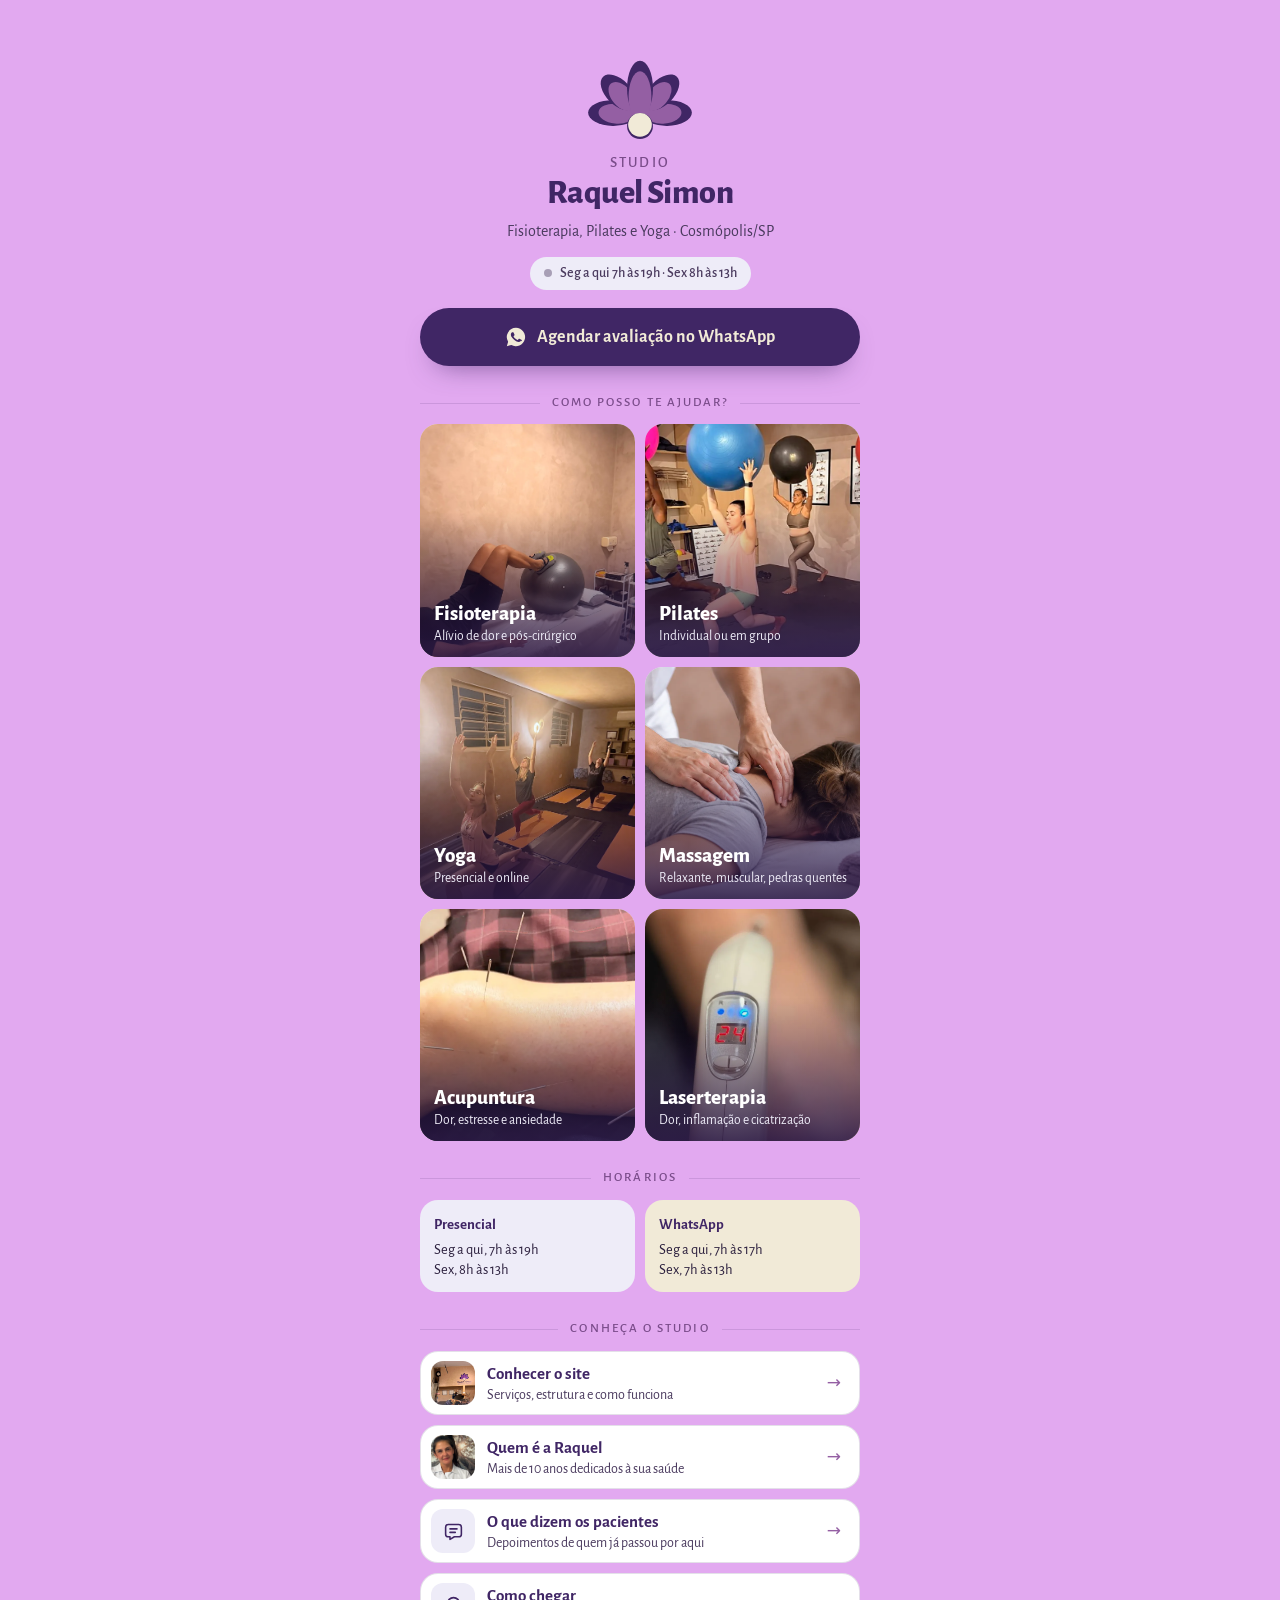
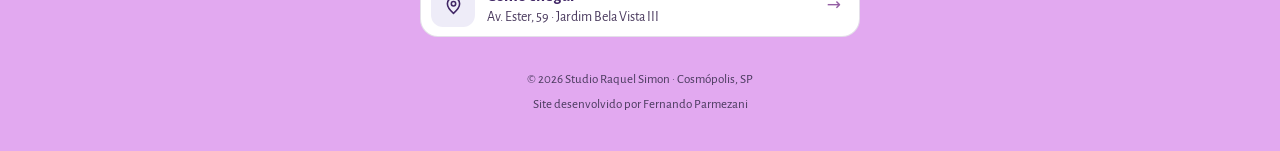
<file: links/index.html>
<!doctype html>
<html lang="pt-BR">
<head>
<meta charset="utf-8">
<meta name="viewport" content="width=device-width, initial-scale=1, viewport-fit=cover">
<title>Links · Studio Raquel Simon</title>
<meta name="description" content="Agende sua avaliação no Studio Raquel Simon: fisioterapia, pilates, yoga, acupuntura, laserterapia e massagem em Cosmópolis/SP.">
<meta name="theme-color" content="#E2A9F0">
<meta property="og:title" content="Studio Raquel Simon · Pilates, Yoga e Fisioterapia">
<meta property="og:image" content="../assets/img/studio.jpg">
<link rel="icon" href="../assets/lotus.svg" type="image/svg+xml">
<link rel="preload" href="../assets/fonts/alegreya-sans-800-latin.woff2" as="font" type="font/woff2" crossorigin>
<style>
@font-face{font-family:'Alegreya Sans';font-weight:400;font-display:swap;src:url(../assets/fonts/alegreya-sans-400-latin.woff2) format('woff2')}
@font-face{font-family:'Alegreya Sans';font-weight:500;font-display:swap;src:url(../assets/fonts/alegreya-sans-500-latin.woff2) format('woff2')}
@font-face{font-family:'Alegreya Sans';font-weight:700;font-display:swap;src:url(../assets/fonts/alegreya-sans-700-latin.woff2) format('woff2')}
@font-face{font-family:'Alegreya Sans';font-weight:800;font-display:swap;src:url(../assets/fonts/alegreya-sans-800-latin.woff2) format('woff2')}
:root{--deep:#402665;--orchid:#945FA3;--orchid-ink:#7A4C8A;--cream:#F1EAD7;--lilac:#C6C1E9;--lilac-soft:#EEECF8;--paper:#E2A9F0;--ink:#2B1F3D;--muted:#4A3A5E;--line:rgba(64,38,101,.14);--ease:cubic-bezier(.23,1,.32,1)}
*{box-sizing:border-box}
html,body{margin:0;min-height:100%}
body{background:var(--paper);color:var(--ink);font:400 17px/1.45 'Alegreya Sans',system-ui,sans-serif;-webkit-font-smoothing:antialiased;display:flex;justify-content:center;padding:20px 16px 36px;overflow-x:hidden}
main{width:min(100%,440px);display:grid;justify-items:center;text-align:center}
a{color:inherit;text-decoration:none}
:focus-visible{outline:3px solid var(--orchid);outline-offset:3px;border-radius:8px}

@keyframes in{from{opacity:0;transform:translateY(14px)}}
.rv{animation:in .8s var(--ease) both;animation-delay:var(--d,0s)}

/* lótus abrindo */
.lotus{width:112px;margin:40px 0 14px}
.lotus svg{display:block;width:100%;height:auto;overflow:visible}
.lotus .pt,.lotus .core{transform-box:view-box;transform-origin:232px 268.8px;animation:bloom 1.1s var(--ease) both}
.lotus .pc{--from:translateY(34px) scale(.55)}
.lotus .pa-r{--from:rotate(-42deg) scale(.7);animation-delay:.16s}
.lotus .pa-l{--from:rotate(42deg) scale(.7);animation-delay:.16s}
.lotus .pb-r{--from:rotate(-70deg) scale(.7);animation-delay:.32s}
.lotus .pb-l{--from:rotate(70deg) scale(.7);animation-delay:.32s}
.lotus .core{--from:scale(.8);animation-delay:.56s}
@keyframes bloom{from{opacity:0;transform:var(--from)}}

h1{margin:0;font-weight:800;font-size:34px;line-height:1;letter-spacing:-.015em;color:var(--deep)}
h1 small{display:block;font-weight:500;font-size:15px;letter-spacing:.14em;text-transform:uppercase;color:var(--orchid-ink);margin-bottom:6px}
.sub{color:var(--muted);margin:10px 0 14px;font-size:16px}
.status{display:inline-flex;align-items:center;gap:8px;margin:0 0 18px;padding:6px 14px;border-radius:999px;background:var(--lilac-soft);font-weight:500;font-size:14px;color:var(--muted)}
.status i{width:8px;height:8px;border-radius:50%;background:#a89fb6}
.status.open{color:#1f6b3e;background:#e3f4e8}.status.open i{background:#2fae62;animation:pulse 2s infinite}
@keyframes pulse{0%{box-shadow:0 0 0 0 rgba(47,174,98,.55)}70%{box-shadow:0 0 0 9px rgba(47,174,98,0)}100%{box-shadow:0 0 0 0 rgba(47,174,98,0)}}

.cta{display:flex;align-items:center;justify-content:center;gap:10px;width:100%;min-height:58px;border-radius:999px;background:var(--deep);color:var(--cream);font-weight:700;font-size:18px;box-shadow:0 14px 28px -16px rgba(64,38,101,.7);transition:transform .2s var(--ease),background .2s}
.cta:active{transform:scale(.97)}
.cta svg{width:22px;height:22px}
@media (hover:hover){.cta:hover{background:#523380}}

.label{width:100%;margin:28px 0 12px;display:flex;align-items:center;gap:12px;font-weight:500;font-size:13px;letter-spacing:.16em;text-transform:uppercase;color:var(--orchid-ink)}
.label::before,.label::after{content:"";flex:1;height:1px;background:var(--line)}

.tiles{display:grid;grid-template-columns:1fr 1fr;gap:10px;width:100%}
.tile{position:relative;display:block;aspect-ratio:1/1.08;overflow:hidden;border-radius:18px;background:var(--lilac-soft)}
.tile img{position:absolute;inset:0;width:100%;height:100%;object-fit:cover;transition:transform .8s var(--ease)}
.tile::after{content:"";position:absolute;inset:0;background:linear-gradient(0deg,rgba(43,25,70,.88) 0%,rgba(43,25,70,0) 62%)}
.tile span{position:absolute;left:14px;right:12px;bottom:12px;z-index:1;text-align:left;font-weight:800;font-size:21px;line-height:1;color:#fff}
.tile small{display:block;margin-top:4px;font-weight:400;font-size:13.5px;line-height:1.25;color:var(--lilac-soft)}
@media (hover:hover){.tile:hover img{transform:scale(1.06)}}

.hours{width:100%;display:grid;grid-template-columns:1fr 1fr;gap:10px;text-align:left}
.hours div{padding:14px 14px 12px;border-radius:18px;background:var(--lilac-soft)}
.hours div:last-child{background:var(--cream)}
.hours b{display:block;font-weight:700;font-size:15px;color:var(--deep);margin-bottom:4px}
.hours p{margin:0;font-size:14.5px;line-height:1.4;color:var(--ink)}

.list{display:grid;gap:10px;width:100%}
.list a{display:grid;grid-template-columns:44px 1fr auto;align-items:center;gap:12px;min-height:64px;padding:9px 18px 9px 10px;border:1px solid var(--line);border-radius:18px;background:#fff;text-align:left;transition:border-color .25s,transform .25s var(--ease)}
.list a:active{transform:scale(.98)}
@media (hover:hover){.list a:hover{border-color:var(--orchid);transform:translateY(-2px)}}
.ico{display:grid;place-items:center;width:44px;height:44px;border-radius:12px;background:var(--lilac-soft);color:var(--deep);overflow:hidden}
.ico svg{width:21px;height:21px}
.ico img{width:44px;height:44px;object-fit:cover}
.list b{display:block;font-weight:700;font-size:17px;color:var(--deep)}
.list small{display:block;color:var(--muted);font-size:14px;line-height:1.3}
.arr{color:var(--orchid)}

footer{margin-top:34px;font-size:13px;color:var(--muted);display:grid;gap:6px}
footer a{color:var(--muted)}
@media (prefers-reduced-motion:reduce){*{animation:none!important}}
</style>
</head>
<body>
<main>
  <div class="lotus" aria-hidden="true"><svg viewBox="0 0 464 336"><g class="pt pb pb-r"><ellipse cx="344.8" cy="220.0" rx="53.0" ry="102.2" transform="rotate(-91.2 344.8 220.0)" fill="#402665"/><ellipse cx="331.5" cy="222.5" rx="41.0" ry="72.5" transform="rotate(-95.8 331.5 222.5)" fill="#945FA3"/></g><g class="pt pb pb-l"><ellipse cx="119.2" cy="220.0" rx="53.0" ry="102.2" transform="rotate(91.2 119.2 220.0)" fill="#402665"/><ellipse cx="132.5" cy="222.5" rx="41.0" ry="72.5" transform="rotate(95.8 132.5 222.5)" fill="#945FA3"/></g><g class="pt pa pa-r"><ellipse cx="322.0" cy="134.0" rx="51.5" ry="90.5" transform="rotate(44.0 322.0 134.0)" fill="#402665"/><ellipse cx="307.2" cy="151.2" rx="41.8" ry="70.2" transform="rotate(40.0 307.2 151.2)" fill="#945FA3"/></g><g class="pt pa pa-l"><ellipse cx="142.0" cy="134.0" rx="51.5" ry="90.5" transform="rotate(-44.0 142.0 134.0)" fill="#402665"/><ellipse cx="156.8" cy="151.2" rx="41.8" ry="70.2" transform="rotate(-40.0 156.8 151.2)" fill="#945FA3"/></g><g class="pt pc"><ellipse cx="232.0" cy="118.0" rx="53.8" ry="115.0" transform="rotate(0.0 232.0 118.0)" fill="#402665"/><ellipse cx="232.0" cy="152.5" rx="47.2" ry="105.5" transform="rotate(0.0 232.0 152.5)" fill="#945FA3"/></g><g class="core"><circle cx="232" cy="273.3" r="53.7" fill="#402665"/><circle cx="232" cy="268.8" r="49.0" fill="#F1EAD7"/></g></svg></div>
  <h1 class="rv" style="--d:.5s"><small>Studio</small>Raquel Simon</h1>
  <p class="sub rv" style="--d:.58s">Fisioterapia, Pilates e Yoga · Cosmópolis/SP</p>
  <p class="status rv" style="--d:.64s" id="status"><i aria-hidden="true"></i><span id="statusTxt">Seg a qui 7h às 19h · Sex 8h às 13h</span></p>

  <a class="cta rv" style="--d:.7s" href="https://wa.me/5519971013600?text=Ol%C3%A1%2C%20vi%20seu%20perfil%20no%20Instagram%20e%20gostaria%20de%20saber%20mais." target="_blank" rel="noopener noreferrer">
    <svg viewBox="0 0 24 24" aria-hidden="true"><path fill="currentColor" d="M12 2a10 10 0 0 0-8.6 15.1L2 22l5-1.3A10 10 0 1 0 12 2Zm5.3 14.2c-.2.6-1.3 1.2-1.8 1.2-.5.1-1 .1-3.3-.8-2.8-1.1-4.6-4-4.7-4.2-.1-.2-1.1-1.5-1.1-2.9s.7-2.1 1-2.4c.3-.3.6-.3.8-.3h.6c.2 0 .4 0 .6.5l.9 2.1c.1.2.1.4 0 .6l-.4.6-.4.4c-.1.1-.3.3-.1.6.2.3.8 1.3 1.7 2.1 1.2 1 2.1 1.4 2.4 1.5.3.1.5.1.7-.1l.9-1.1c.2-.3.4-.2.7-.1l2 1c.3.1.5.2.5.3.1.2.1.7-.1 1.4Z"/></svg>
    Agendar avaliação no WhatsApp
  </a>

  <p class="label rv" style="--d:.76s">Como posso te ajudar?</p>
  <nav class="tiles" aria-label="Serviços">
    <a class="tile rv" style="--d:.8s" href="../#servicos"><img src="../assets/img/fisio-bola.webp" alt="" loading="lazy"><span>Fisioterapia<small>Alívio de dor e pós-cirúrgico</small></span></a>
    <a class="tile rv" style="--d:.84s" href="../#servicos"><img src="../assets/img/aula-bolas.webp" alt="" loading="lazy"><span>Pilates<small>Individual ou em grupo</small></span></a>
    <a class="tile rv" style="--d:.88s" href="../#servicos"><img src="../assets/img/yoga.webp" alt="" loading="lazy"><span>Yoga<small>Presencial e online</small></span></a>
    <a class="tile rv" style="--d:.92s" href="../#servicos"><img src="../assets/img/massagem.webp" alt="" loading="lazy"><span>Massagem<small>Relaxante, muscular, pedras quentes</small></span></a>
    <a class="tile rv" style="--d:.96s" href="../#servicos"><img src="../assets/img/acupuntura.webp" alt="" loading="lazy"><span>Acupuntura<small>Dor, estresse e ansiedade</small></span></a>
    <a class="tile rv" style="--d:1s" href="../#servicos"><img src="../assets/img/laser.webp" alt="" loading="lazy"><span>Laserterapia<small>Dor, inflamação e cicatrização</small></span></a>
  </nav>

  <p class="label rv" style="--d:1.04s">Horários</p>
  <div class="hours rv" style="--d:1.08s">
    <div><b>Presencial</b><p>Seg a qui, 7h às 19h<br>Sex, 8h às 13h</p></div>
    <div><b>WhatsApp</b><p>Seg a qui, 7h às 17h<br>Sex, 7h às 13h</p></div>
  </div>

  <p class="label rv" style="--d:1.12s">Conheça o studio</p>
  <nav class="list" aria-label="Links">
    <a class="rv" style="--d:1.16s" href="../"><span class="ico"><img src="../assets/img/studio.webp" alt=""></span><span><b>Conhecer o site</b><small>Serviços, estrutura e como funciona</small></span><span class="arr" aria-hidden="true">→</span></a>
    <a class="rv" style="--d:1.19s" href="../#sobre"><span class="ico"><img src="../assets/img/raquel.webp" alt=""></span><span><b>Quem é a Raquel</b><small>Mais de 10 anos dedicados à sua saúde</small></span><span class="arr" aria-hidden="true">→</span></a>
    <a class="rv" style="--d:1.22s" href="../#depoimentos"><span class="ico"><svg viewBox="0 0 24 24" fill="none" stroke="currentColor" stroke-width="1.8" stroke-linecap="round" stroke-linejoin="round"><path d="M8 9h8M8 13h6"/><path d="M18 4a3 3 0 0 1 3 3v8a3 3 0 0 1-3 3h-5l-5 3v-3H6a3 3 0 0 1-3-3V7a3 3 0 0 1 3-3z"/></svg></span><span><b>O que dizem os pacientes</b><small>Depoimentos de quem já passou por aqui</small></span><span class="arr" aria-hidden="true">→</span></a>
    <a class="rv" style="--d:1.25s" href="https://www.google.com/maps/dir/?api=1&amp;destination=Avenida%20Ester%2C%2059%2C%20Cosm%C3%B3polis%20-%20SP%2C%2013157-070" target="_blank" rel="noopener noreferrer"><span class="ico"><svg viewBox="0 0 24 24" fill="none" stroke="currentColor" stroke-width="1.8" stroke-linecap="round" stroke-linejoin="round"><path d="M12 21s-7-6.2-7-11a7 7 0 0 1 14 0c0 4.8-7 11-7 11z"/><circle cx="12" cy="10" r="2.5"/></svg></span><span><b>Como chegar</b><small>Av. Ester, 59 · Jardim Bela Vista III</small></span><span class="arr" aria-hidden="true">→</span></a>
  </nav>

  <footer>
    <span>© 2026 Studio Raquel Simon · Cosmópolis, SP</span>
    <a href="https://fernandoparmezani.com.br" target="_blank" rel="noopener noreferrer">Site desenvolvido por Fernando Parmezani</a>
  </footer>
</main>
<script>
(() => {
  const parts = new Intl.DateTimeFormat('en-GB', { timeZone: 'America/Sao_Paulo', weekday: 'short', hour: '2-digit', minute: '2-digit', hourCycle: 'h23' }).formatToParts(new Date());
  const get = t => parts.find(x => x.type === t).value;
  const m = +get('hour') * 60 + +get('minute'), d = get('weekday');
  const until = ['Mon', 'Tue', 'Wed', 'Thu'].includes(d) && m >= 420 && m < 1140 ? '19h'
    : d === 'Fri' && m >= 480 && m < 780 ? '13h' : null;
  if (until) {
    document.getElementById('status').classList.add('open');
    document.getElementById('statusTxt').textContent = 'Aberto agora · até as ' + until;
  }
})();
</script>
</body>
</html>
</file>
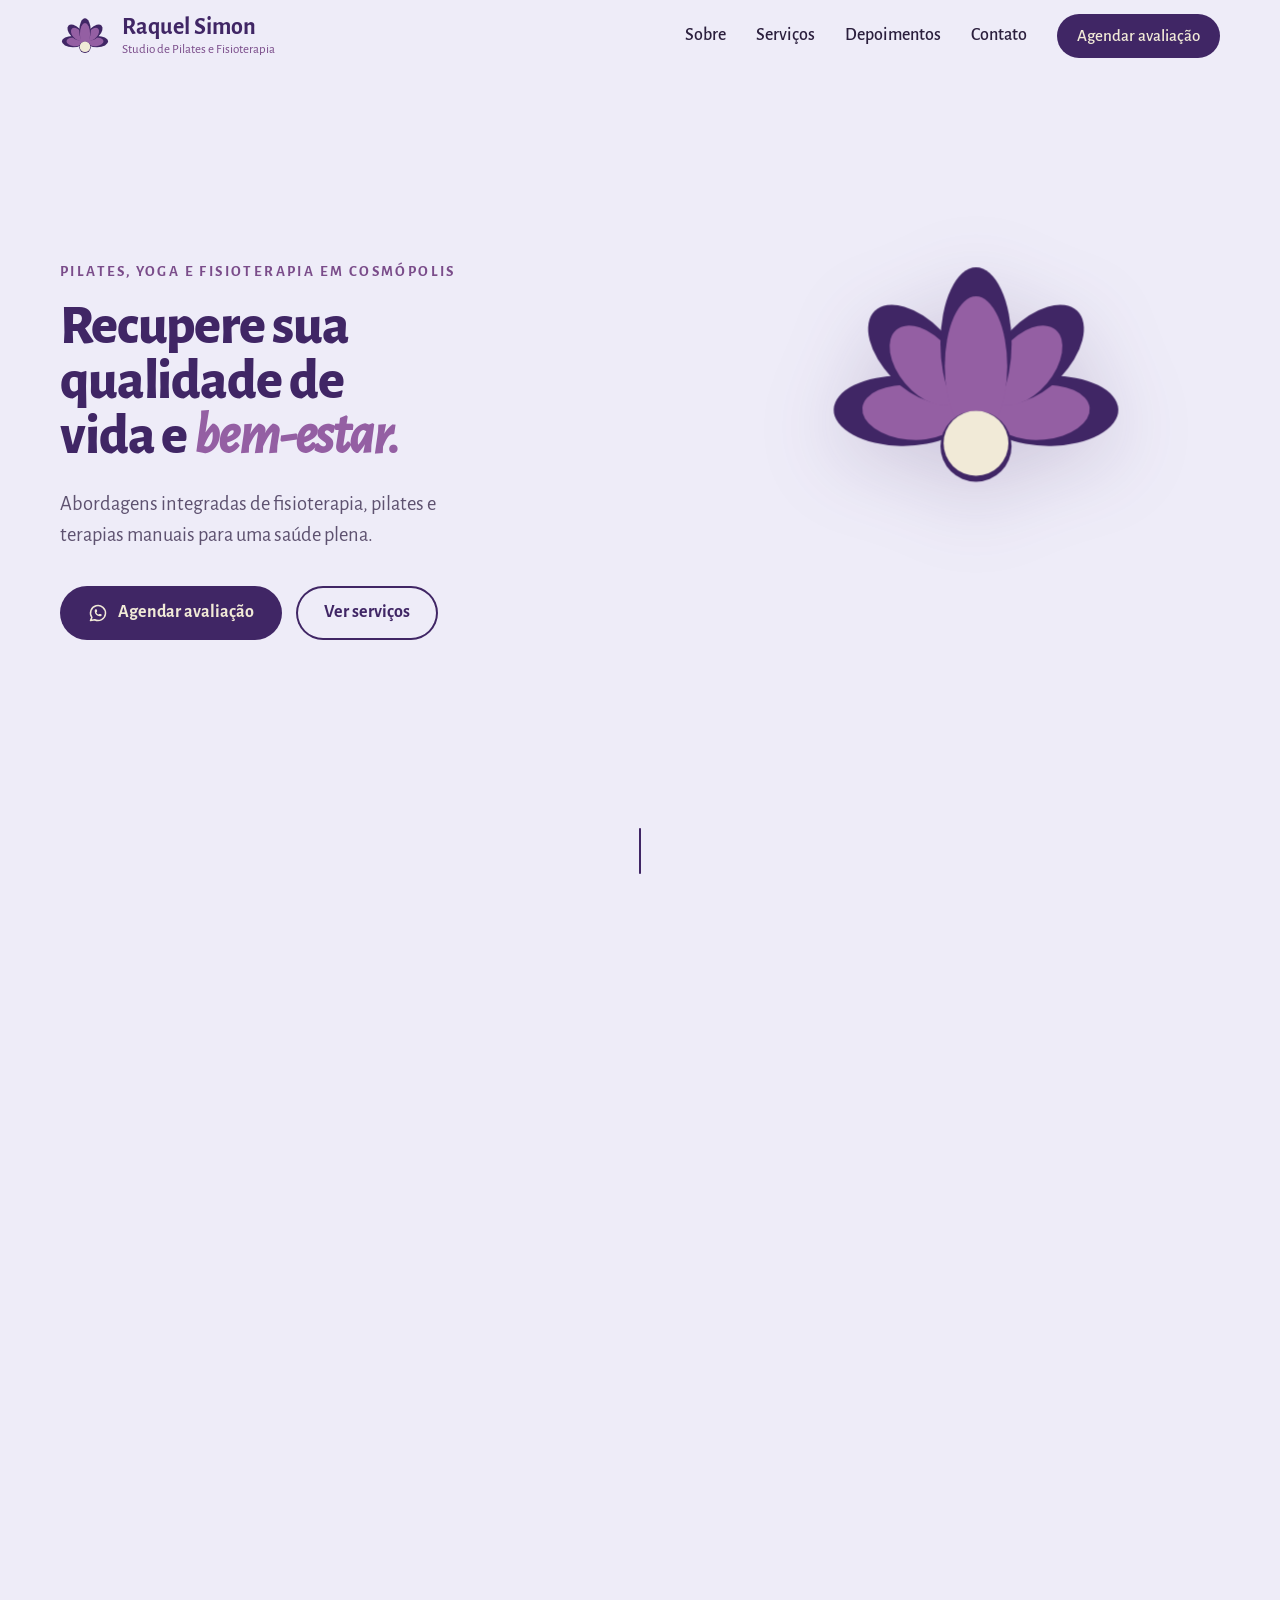
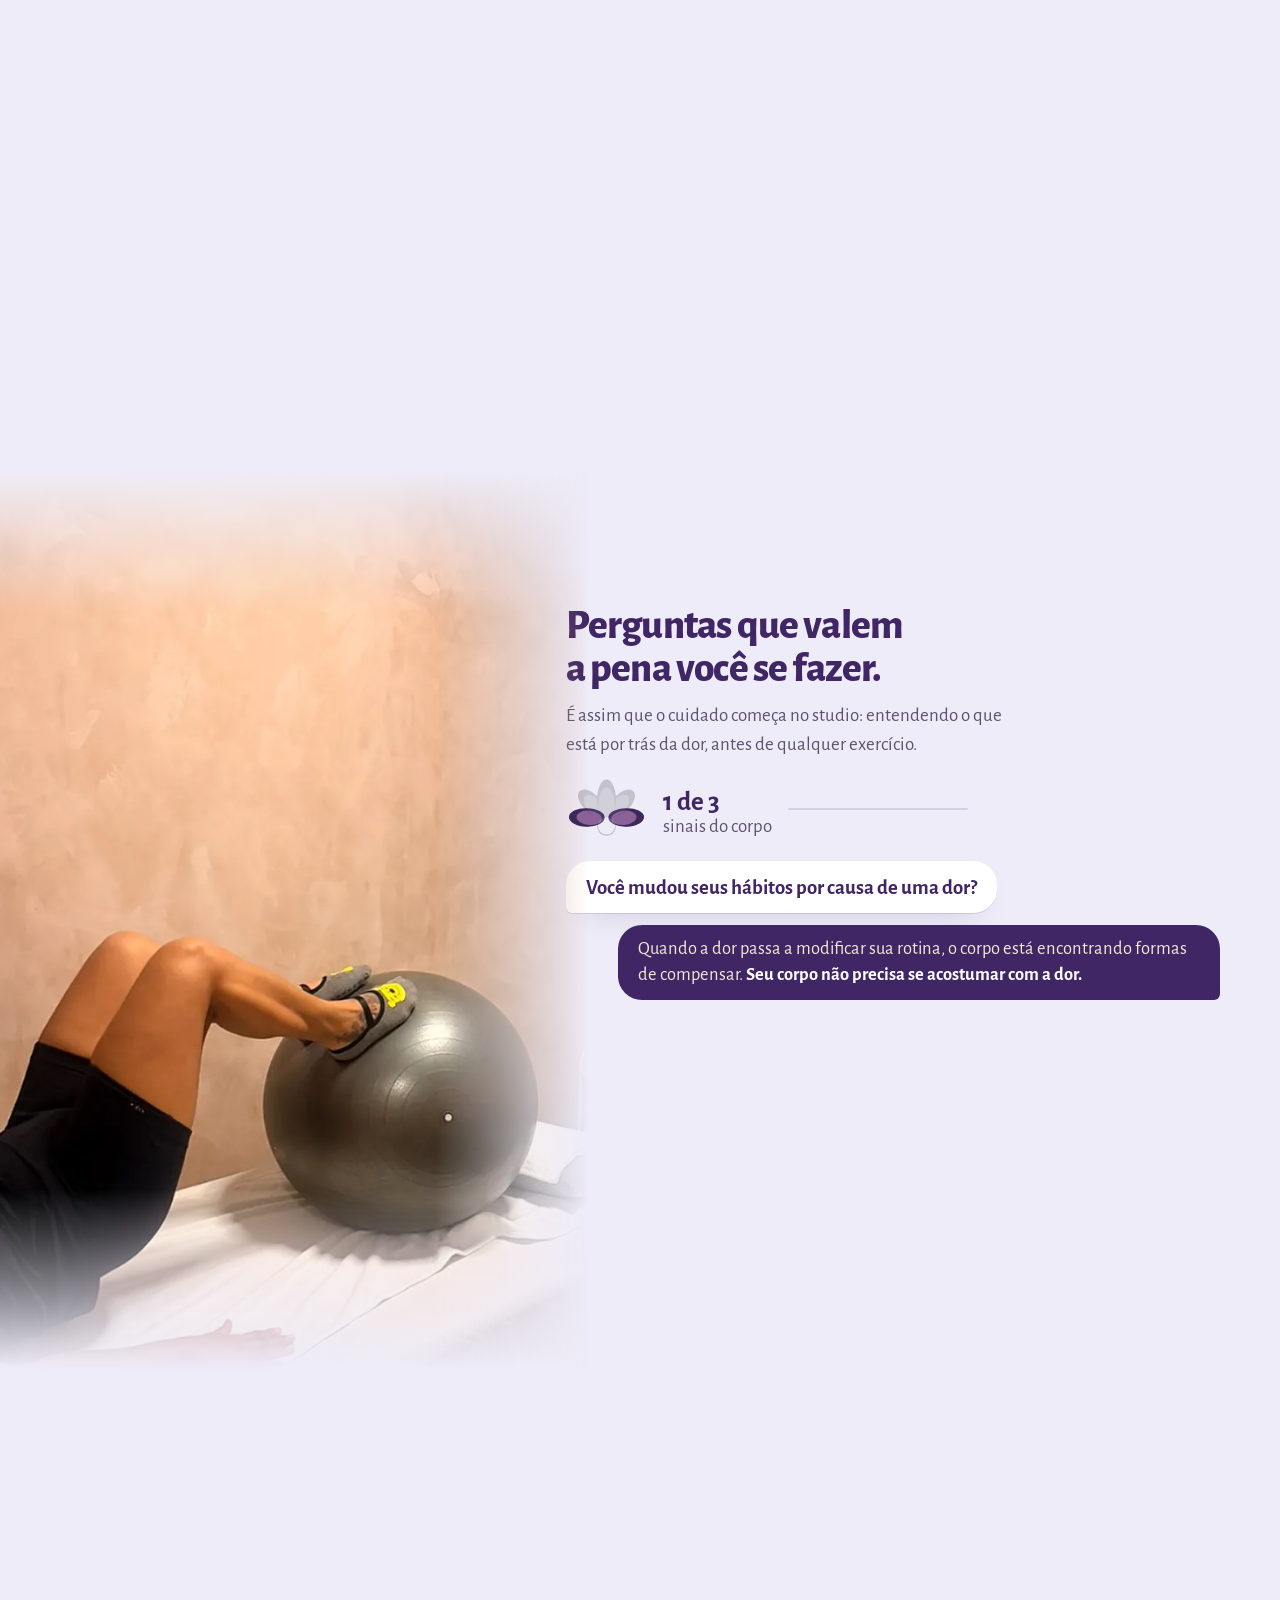
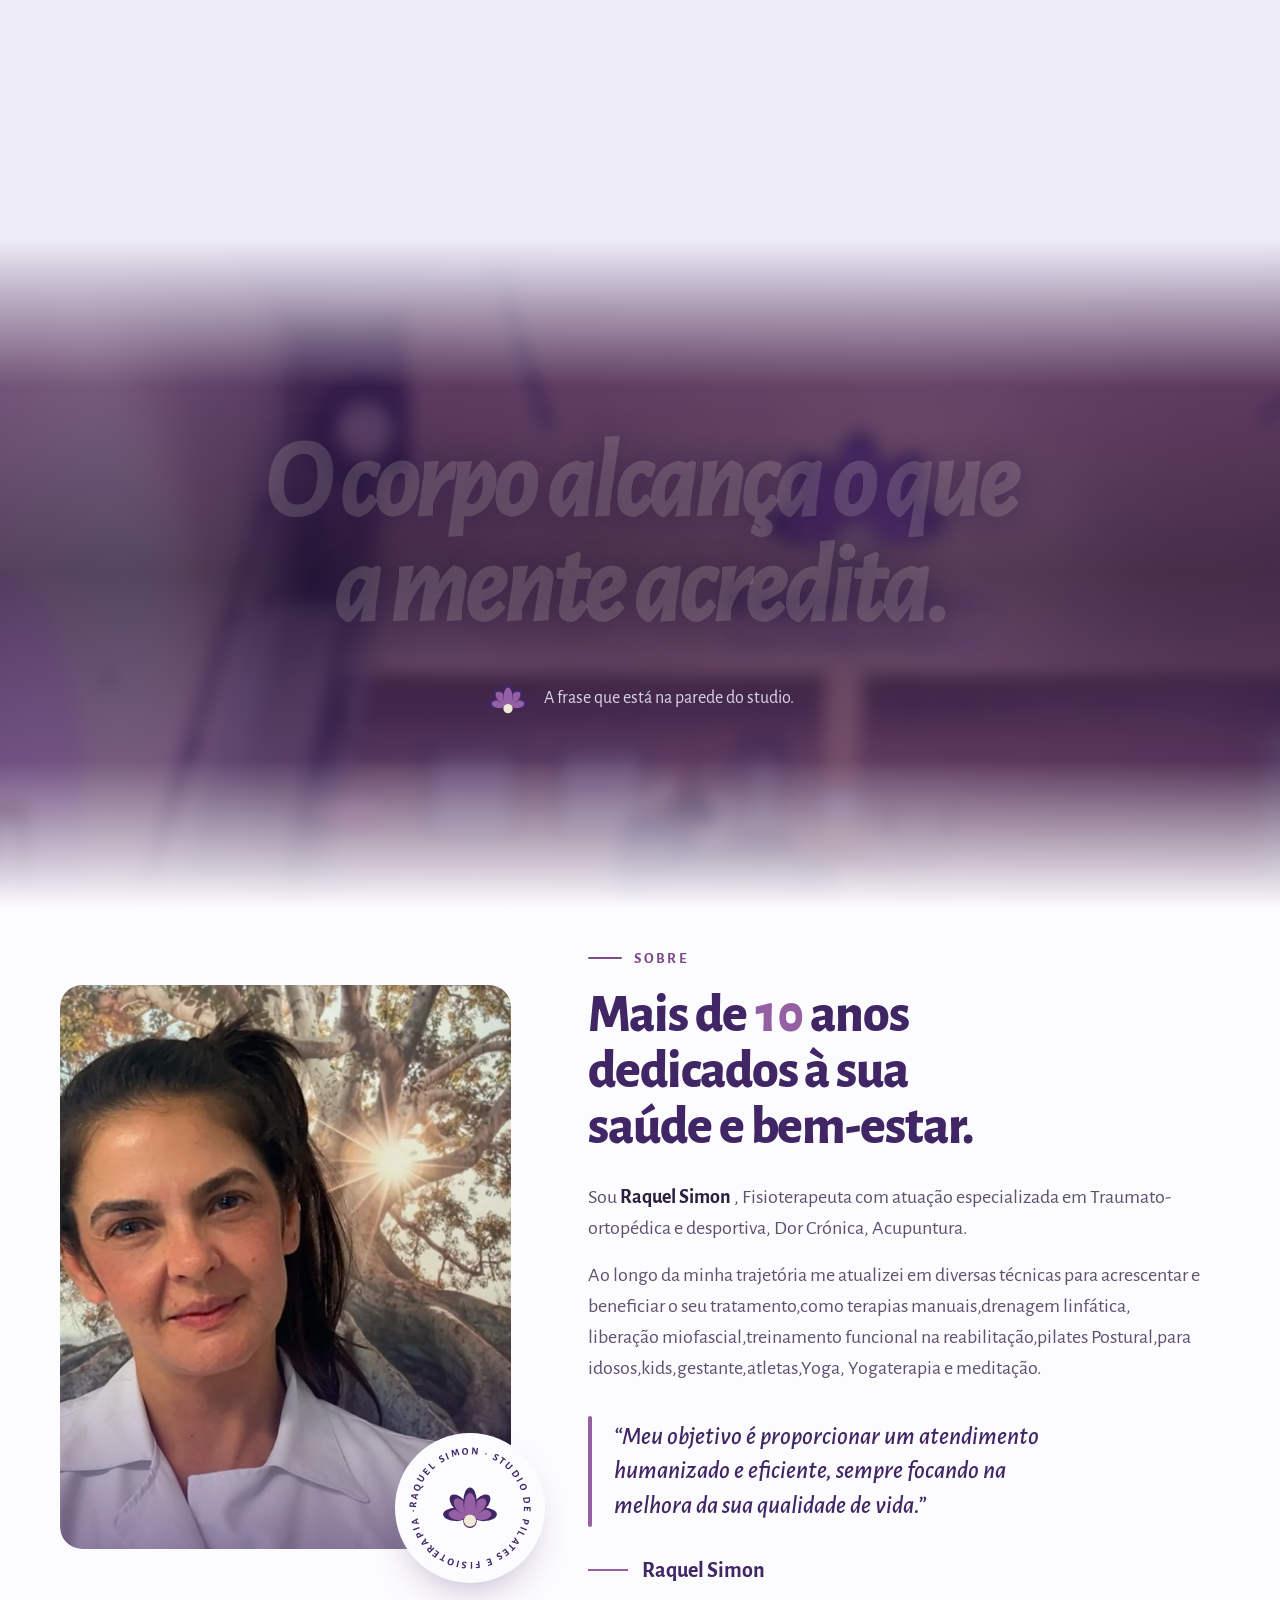
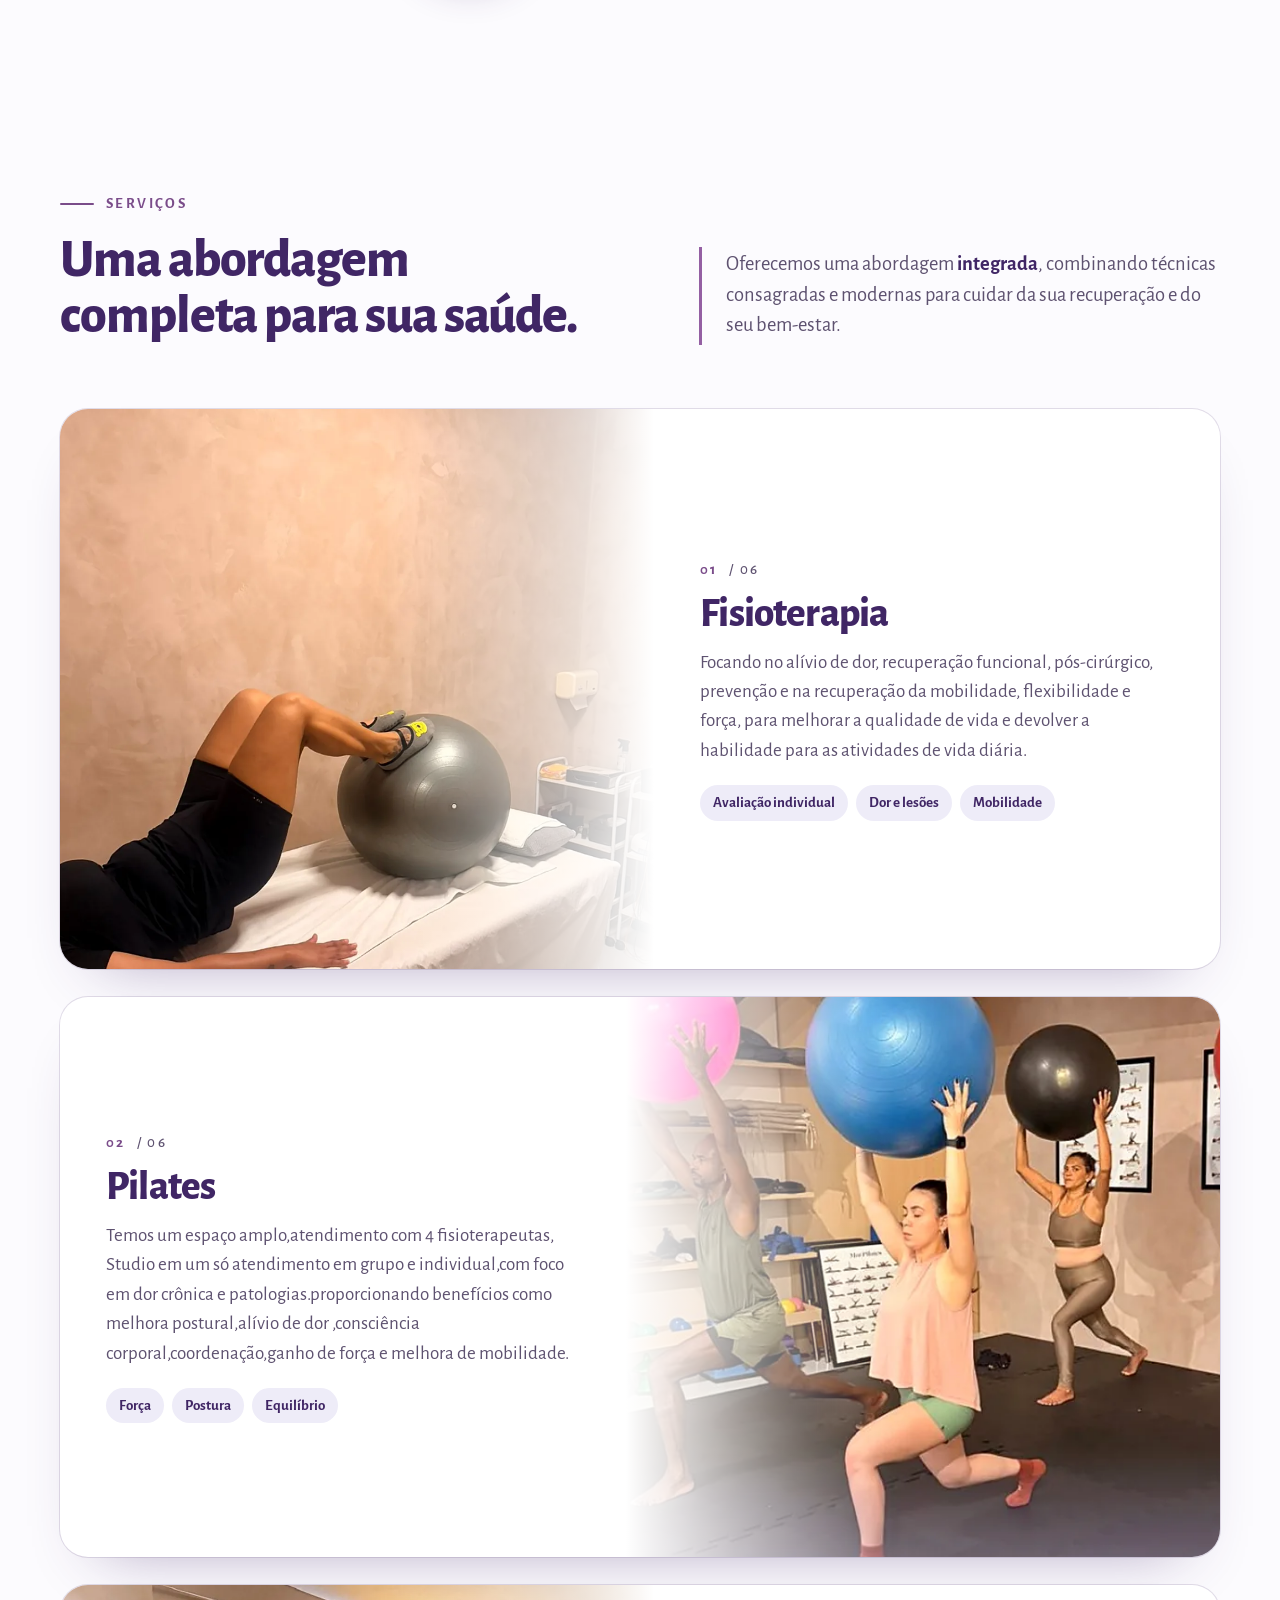
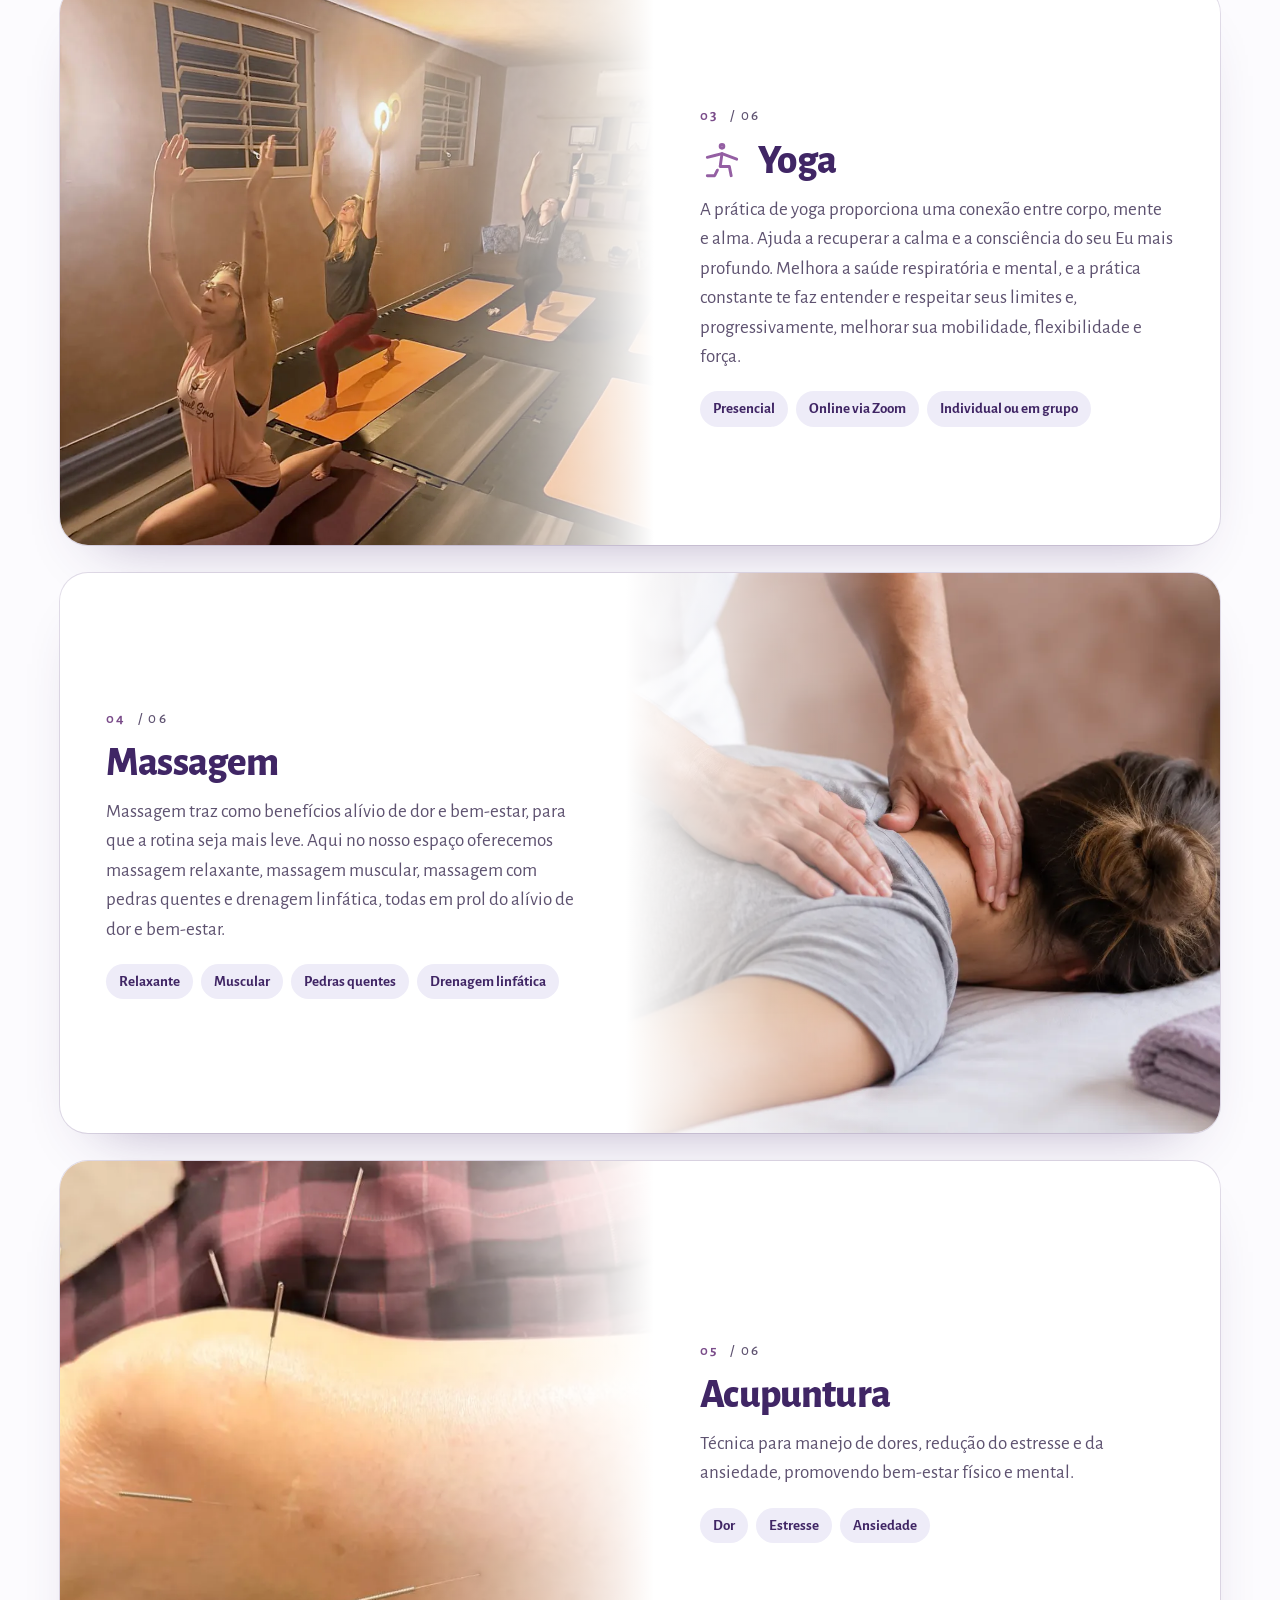
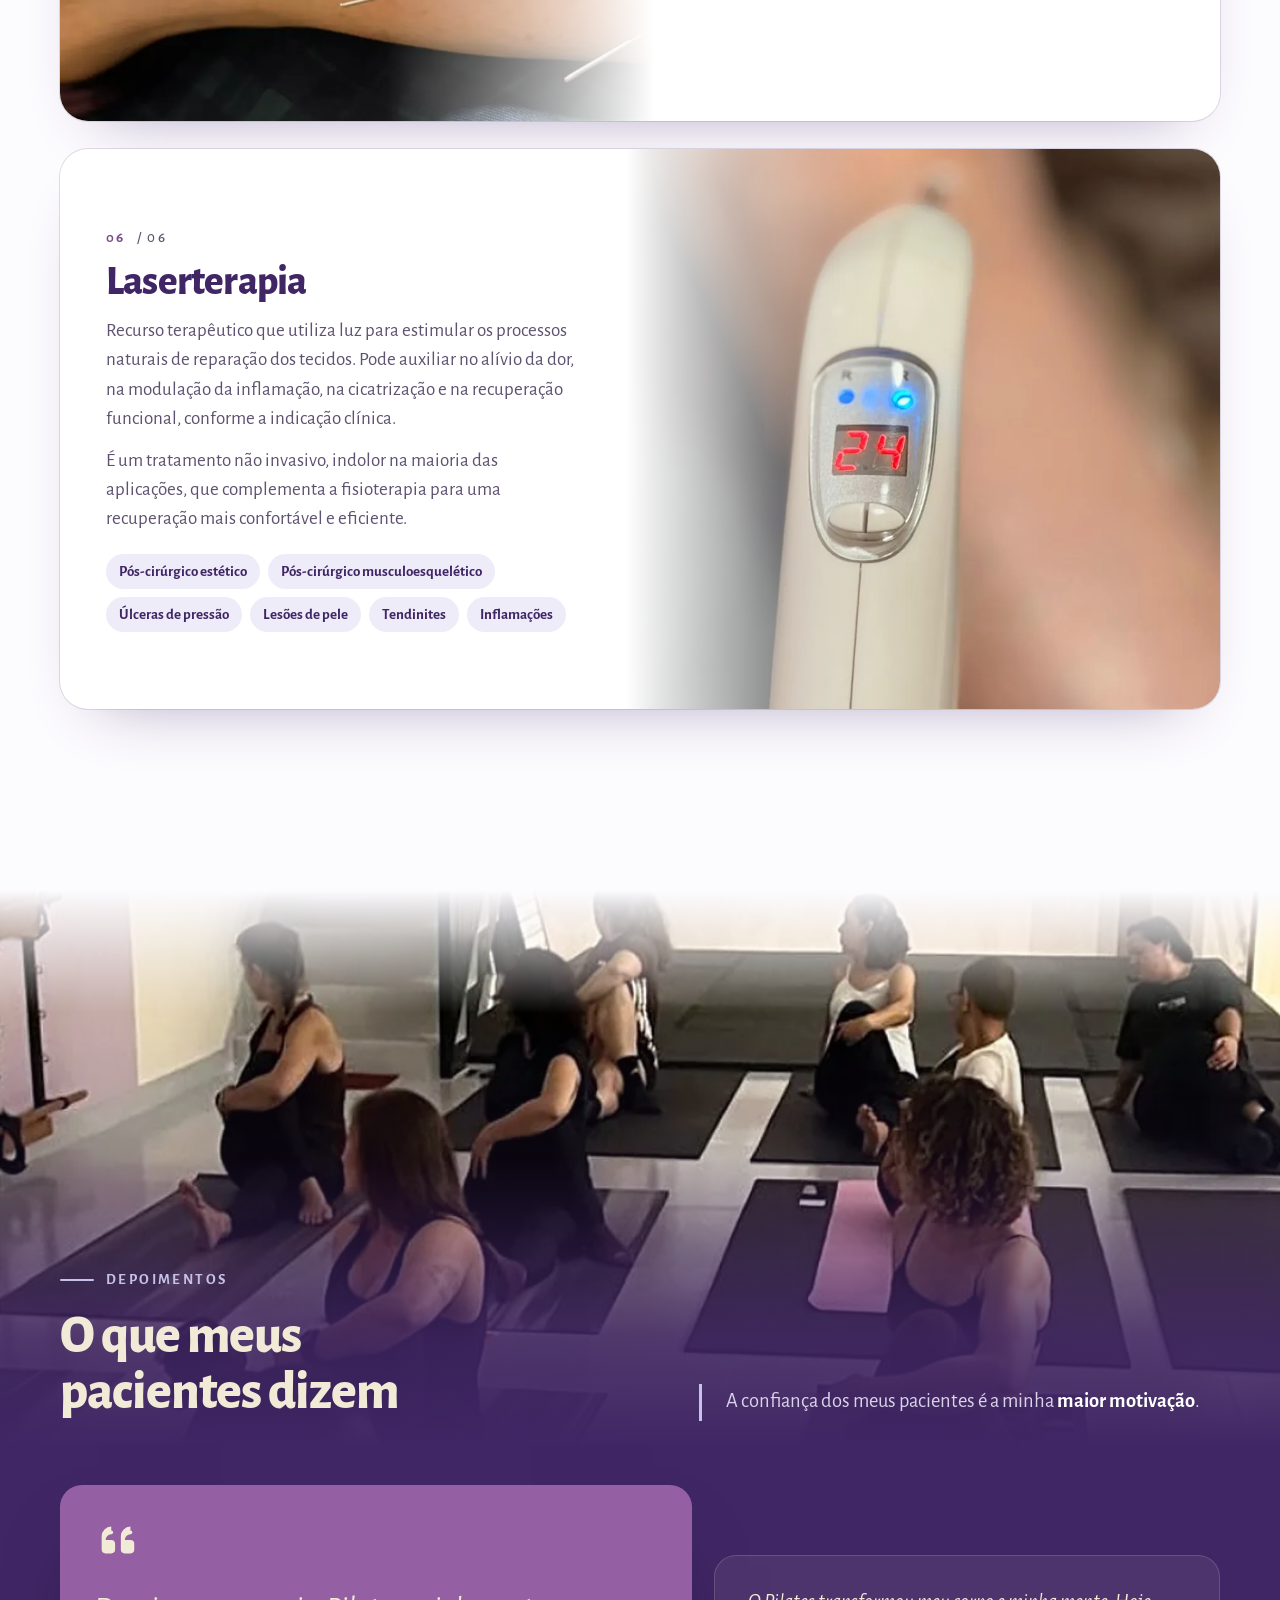
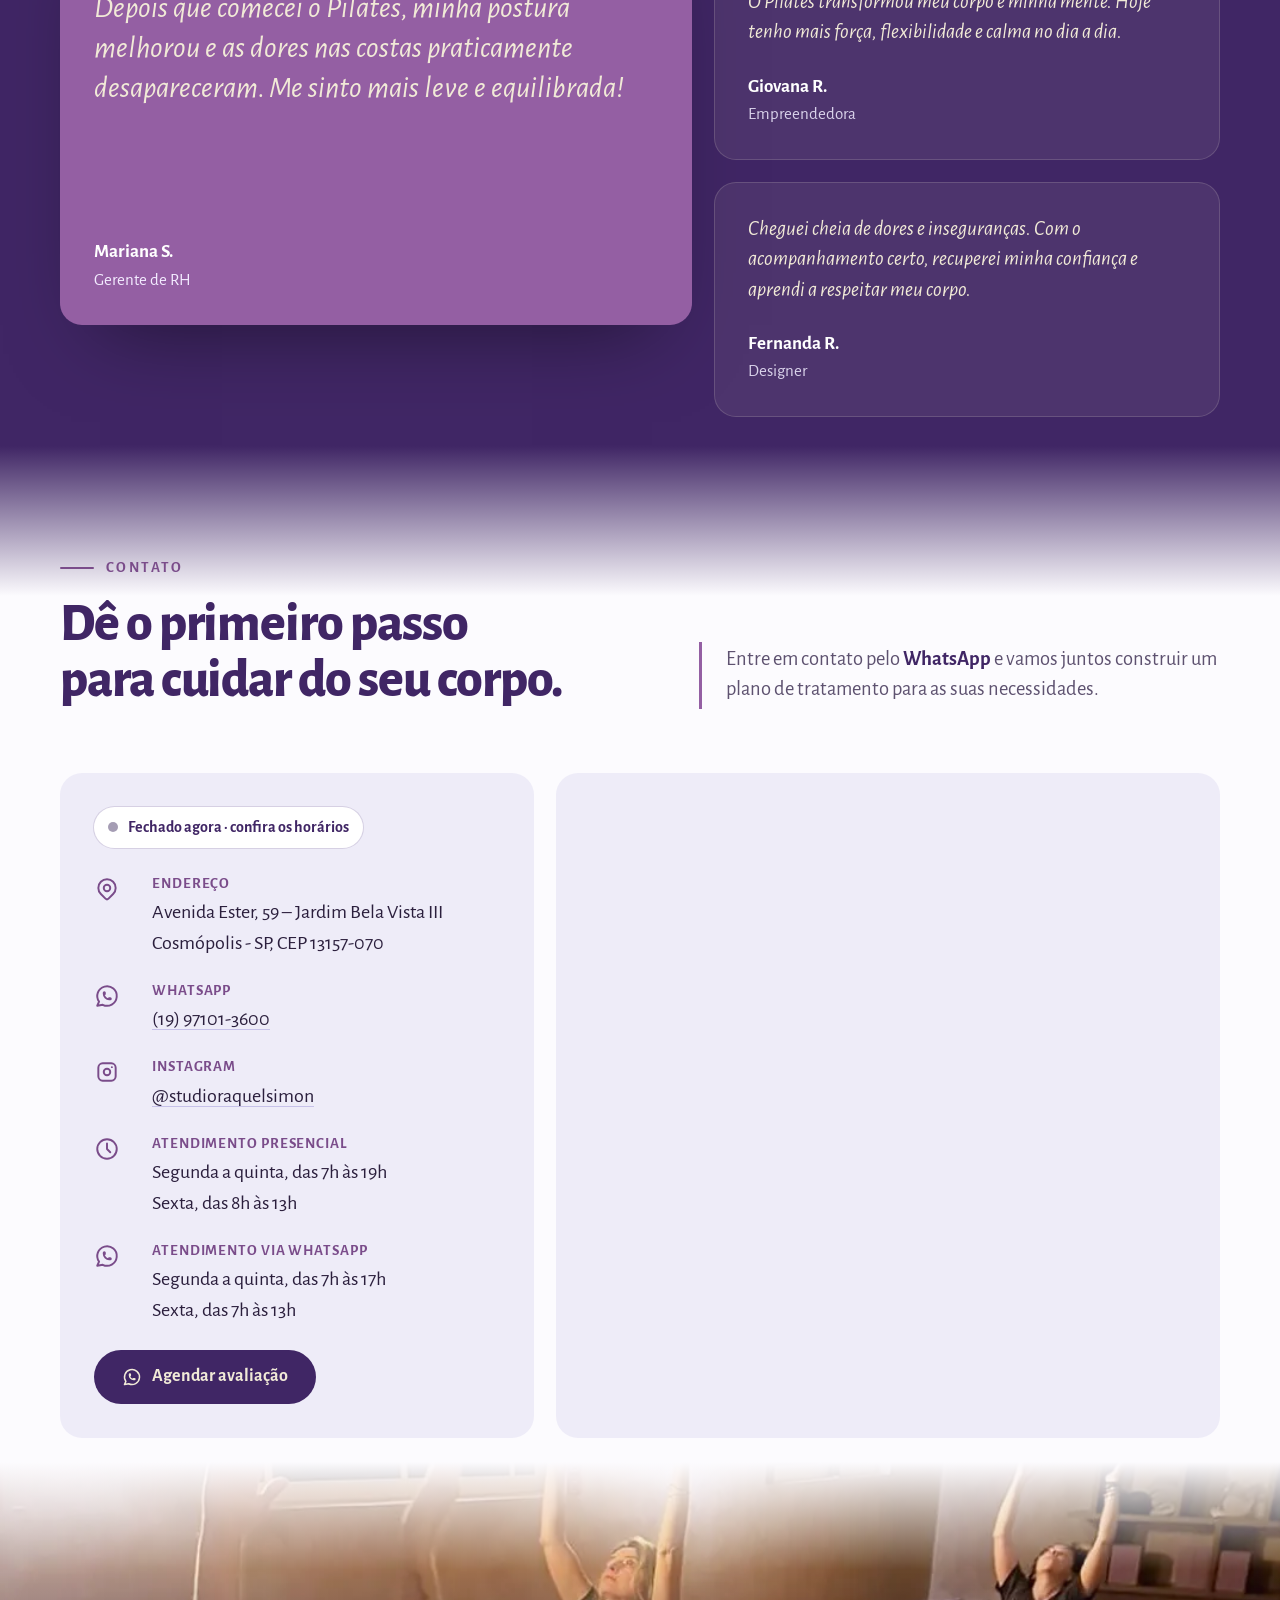
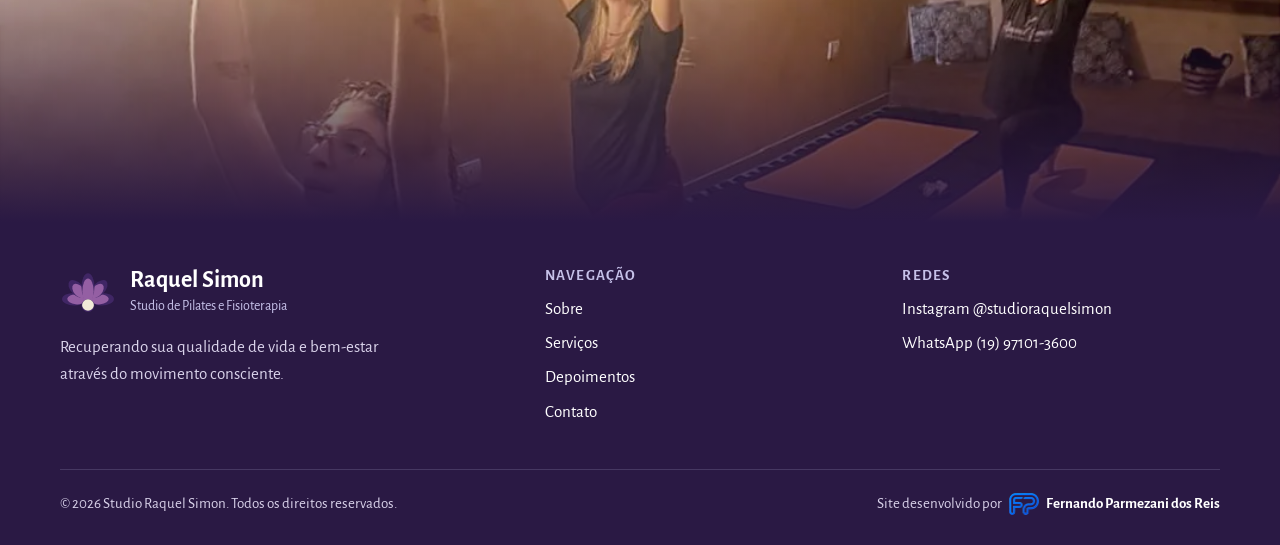
<file: v2/index.html>
<!doctype html>
<html lang="pt-BR">
<head>
<meta charset="utf-8">
<meta name="viewport" content="width=device-width, initial-scale=1, viewport-fit=cover">
<title>Studio Raquel Simon | Pilates, Yoga e Fisioterapia em Cosmópolis</title>
<meta name="description" content="Studio de Pilates e Fisioterapia em Cosmópolis. Fisioterapia, Pilates, Yoga presencial e online, Acupuntura, Laserterapia e Massagem com a fisioterapeuta Raquel Simon. Agende sua avaliação pelo WhatsApp.">
<meta property="og:title" content="Studio Raquel Simon | Pilates, Yoga e Fisioterapia">
<meta property="og:description" content="Recupere sua qualidade de vida e bem-estar. Avenida Ester, 59, Jardim Bela Vista III, Cosmópolis - SP.">
<meta property="og:image" content="../assets/img/studio.jpg">
<meta name="theme-color" content="#402665">
<link rel="icon" href="../assets/lotus.svg" type="image/svg+xml">
<link rel="preload" href="../assets/fonts/alegreya-sans-800-latin.woff2" as="font" type="font/woff2" crossorigin>
<link rel="preload" href="../assets/fonts/alegreya-sans-400-latin.woff2" as="font" type="font/woff2" crossorigin>
<link rel="preload" href="img/studio-wide.webp" as="image" type="image/webp">
<script>document.documentElement.classList.add('js')</script>
<style>
@font-face{font-family:'Alegreya Sans';font-style:italic;font-weight:400;font-display:swap;src:url(../assets/fonts/alegreya-sans-400i-latin-ext.woff2) format('woff2');unicode-range:U+0100-02BA, U+02BD-02C5, U+02C7-02CC, U+02CE-02D7, U+02DD-02FF, U+0304, U+0308, U+0329, U+1D00-1DBF, U+1E00-1E9F, U+1EF2-1EFF, U+2020, U+20A0-20AB, U+20AD-20C0, U+2113, U+2C60-2C7F, U+A720-A7FF;}
@font-face{font-family:'Alegreya Sans';font-style:italic;font-weight:400;font-display:swap;src:url(../assets/fonts/alegreya-sans-400i-latin.woff2) format('woff2');unicode-range:U+0000-00FF, U+0131, U+0152-0153, U+02BB-02BC, U+02C6, U+02DA, U+02DC, U+0304, U+0308, U+0329, U+2000-206F, U+20AC, U+2122, U+2191, U+2193, U+2212, U+2215, U+FEFF, U+FFFD;}
@font-face{font-family:'Alegreya Sans';font-style:italic;font-weight:500;font-display:swap;src:url(../assets/fonts/alegreya-sans-500i-latin-ext.woff2) format('woff2');unicode-range:U+0100-02BA, U+02BD-02C5, U+02C7-02CC, U+02CE-02D7, U+02DD-02FF, U+0304, U+0308, U+0329, U+1D00-1DBF, U+1E00-1E9F, U+1EF2-1EFF, U+2020, U+20A0-20AB, U+20AD-20C0, U+2113, U+2C60-2C7F, U+A720-A7FF;}
@font-face{font-family:'Alegreya Sans';font-style:italic;font-weight:500;font-display:swap;src:url(../assets/fonts/alegreya-sans-500i-latin.woff2) format('woff2');unicode-range:U+0000-00FF, U+0131, U+0152-0153, U+02BB-02BC, U+02C6, U+02DA, U+02DC, U+0304, U+0308, U+0329, U+2000-206F, U+20AC, U+2122, U+2191, U+2193, U+2212, U+2215, U+FEFF, U+FFFD;}
@font-face{font-family:'Alegreya Sans';font-style:normal;font-weight:400;font-display:swap;src:url(../assets/fonts/alegreya-sans-400-latin-ext.woff2) format('woff2');unicode-range:U+0100-02BA, U+02BD-02C5, U+02C7-02CC, U+02CE-02D7, U+02DD-02FF, U+0304, U+0308, U+0329, U+1D00-1DBF, U+1E00-1E9F, U+1EF2-1EFF, U+2020, U+20A0-20AB, U+20AD-20C0, U+2113, U+2C60-2C7F, U+A720-A7FF;}
@font-face{font-family:'Alegreya Sans';font-style:normal;font-weight:400;font-display:swap;src:url(../assets/fonts/alegreya-sans-400-latin.woff2) format('woff2');unicode-range:U+0000-00FF, U+0131, U+0152-0153, U+02BB-02BC, U+02C6, U+02DA, U+02DC, U+0304, U+0308, U+0329, U+2000-206F, U+20AC, U+2122, U+2191, U+2193, U+2212, U+2215, U+FEFF, U+FFFD;}
@font-face{font-family:'Alegreya Sans';font-style:normal;font-weight:500;font-display:swap;src:url(../assets/fonts/alegreya-sans-500-latin-ext.woff2) format('woff2');unicode-range:U+0100-02BA, U+02BD-02C5, U+02C7-02CC, U+02CE-02D7, U+02DD-02FF, U+0304, U+0308, U+0329, U+1D00-1DBF, U+1E00-1E9F, U+1EF2-1EFF, U+2020, U+20A0-20AB, U+20AD-20C0, U+2113, U+2C60-2C7F, U+A720-A7FF;}
@font-face{font-family:'Alegreya Sans';font-style:normal;font-weight:500;font-display:swap;src:url(../assets/fonts/alegreya-sans-500-latin.woff2) format('woff2');unicode-range:U+0000-00FF, U+0131, U+0152-0153, U+02BB-02BC, U+02C6, U+02DA, U+02DC, U+0304, U+0308, U+0329, U+2000-206F, U+20AC, U+2122, U+2191, U+2193, U+2212, U+2215, U+FEFF, U+FFFD;}
@font-face{font-family:'Alegreya Sans';font-style:normal;font-weight:700;font-display:swap;src:url(../assets/fonts/alegreya-sans-700-latin-ext.woff2) format('woff2');unicode-range:U+0100-02BA, U+02BD-02C5, U+02C7-02CC, U+02CE-02D7, U+02DD-02FF, U+0304, U+0308, U+0329, U+1D00-1DBF, U+1E00-1E9F, U+1EF2-1EFF, U+2020, U+20A0-20AB, U+20AD-20C0, U+2113, U+2C60-2C7F, U+A720-A7FF;}
@font-face{font-family:'Alegreya Sans';font-style:normal;font-weight:700;font-display:swap;src:url(../assets/fonts/alegreya-sans-700-latin.woff2) format('woff2');unicode-range:U+0000-00FF, U+0131, U+0152-0153, U+02BB-02BC, U+02C6, U+02DA, U+02DC, U+0304, U+0308, U+0329, U+2000-206F, U+20AC, U+2122, U+2191, U+2193, U+2212, U+2215, U+FEFF, U+FFFD;}
@font-face{font-family:'Alegreya Sans';font-style:normal;font-weight:800;font-display:swap;src:url(../assets/fonts/alegreya-sans-800-latin-ext.woff2) format('woff2');unicode-range:U+0100-02BA, U+02BD-02C5, U+02C7-02CC, U+02CE-02D7, U+02DD-02FF, U+0304, U+0308, U+0329, U+1D00-1DBF, U+1E00-1E9F, U+1EF2-1EFF, U+2020, U+20A0-20AB, U+20AD-20C0, U+2113, U+2C60-2C7F, U+A720-A7FF;}
@font-face{font-family:'Alegreya Sans';font-style:normal;font-weight:800;font-display:swap;src:url(../assets/fonts/alegreya-sans-800-latin.woff2) format('woff2');unicode-range:U+0000-00FF, U+0131, U+0152-0153, U+02BB-02BC, U+02C6, U+02DA, U+02DC, U+0304, U+0308, U+0329, U+2000-206F, U+20AC, U+2122, U+2191, U+2193, U+2212, U+2215, U+FEFF, U+FFFD;}
:root{
  /* cores medidas no logotipo (flor de lótus) */
  --deep:#402665;      /* pétalas externas */
  --orchid:#945FA3;    /* pétalas internas */
  --orchid-ink:#7A4C8A;/* orquídea escurecida p/ texto pequeno (AA) */
  --cream:#F1EAD7;     /* miolo da flor */
  --lilac:#C6C1E9;     /* fundo das artes do Instagram */
  --lilac-soft:#EEECF8;
  --paper:#FCFBFE;
  --night:#2a1944;
  --ink:#2B1F3D;
  --muted:#5E5270;
  --line:rgba(64,38,101,.14);
  --ease-out:cubic-bezier(.23,1,.32,1);
  --ease-io:cubic-bezier(.77,0,.175,1);
  --r:22px;
  --header:72px;
  --pad:clamp(20px,5vw,40px);
  --sec:clamp(96px,11vw,150px);
}
*,*::before,*::after{box-sizing:border-box}
html{scroll-padding-top:calc(var(--header) + 8px);-webkit-text-size-adjust:100%}
body{margin:0;background:var(--paper);color:var(--ink);font-family:'Alegreya Sans',system-ui,sans-serif;font-size:19px;line-height:1.55;-webkit-font-smoothing:antialiased;text-rendering:optimizeLegibility;overflow-x:hidden}
img{display:block;max-width:100%;height:auto}
a{color:inherit}
h1,h2,h3{margin:0;font-weight:800;line-height:1.04;letter-spacing:-.02em;color:var(--deep);text-wrap:balance}
p,figure,blockquote{margin:0}
.wrap{width:100%;max-width:1240px;margin-inline:auto;padding-inline:var(--pad)}
:focus-visible{outline:3px solid var(--orchid);outline-offset:3px;border-radius:6px}

/* rótulo de seção: traço que cresce + nome */
.tag{display:flex;align-items:center;gap:12px;font-size:15px;font-weight:700;letter-spacing:.16em;text-transform:uppercase;color:var(--orchid-ink);margin-bottom:18px}
.tag::before{content:"";width:34px;height:2px;border-radius:2px;background:currentColor;transform-origin:left;transition:transform 900ms var(--ease-out) 150ms}
.js .tag.rv::before{transform:scaleX(0)}
.js .tag.rv.in::before{transform:none}
.on-dark .tag{color:var(--lilac)}

/* ---------- botões ---------- */
.btn{display:inline-flex;align-items:center;gap:10px;min-height:54px;padding:0 28px;border-radius:999px;background:var(--deep);color:var(--cream);font-weight:700;font-size:18px;text-decoration:none;white-space:nowrap;transition:transform 200ms var(--ease-out),background-color 200ms ease,color 200ms ease,box-shadow 200ms ease}
.btn svg{width:20px;height:20px;flex:none}
.btn:active{transform:scale(.97)}
.btn--ghost{background:transparent;color:var(--deep);box-shadow:inset 0 0 0 2px var(--deep)}
.btn--cream{background:var(--cream);color:var(--deep)}
@media (hover:hover) and (pointer:fine){
  .btn:hover{background:#523380;transform:translateY(-2px)}
  .btn--ghost:hover{background:var(--lilac-soft)}
  .btn--cream:hover{background:#fff}
}

/* ---------- header ---------- */
.site-header{position:fixed;inset:0 0 auto;z-index:50;height:var(--header);background:rgba(252,251,254,.0);transition:background-color 300ms ease,box-shadow 300ms ease,backdrop-filter 300ms ease}
.site-header.solid{background:rgba(252,251,254,.88);backdrop-filter:blur(14px) saturate(1.2);-webkit-backdrop-filter:blur(14px) saturate(1.2);box-shadow:0 1px 0 var(--line)}
.site-header .wrap{height:100%;display:flex;align-items:center;justify-content:space-between;gap:24px}
.brand{display:flex;align-items:center;gap:12px;text-decoration:none}
.brand img{width:50px;height:auto}
.brand b{display:block;font-size:24px;font-weight:700;color:var(--deep);line-height:1}
.brand small{display:block;font-size:13px;color:var(--orchid-ink);line-height:1.2;margin-top:3px}
.nav{display:flex;align-items:center;gap:30px}
.nav a{font-weight:500;font-size:18px;text-decoration:none;color:var(--ink);padding:6px 0;background:linear-gradient(var(--orchid),var(--orchid)) 0 100%/0 2px no-repeat;transition:background-size 250ms var(--ease-out),color 300ms}
@media (hover:hover) and (pointer:fine){.nav a:hover{background-size:100% 2px}}
.nav .btn{min-height:44px;padding:0 20px;font-size:17px;color:var(--cream);background:var(--deep)}
@media (hover:hover) and (pointer:fine){.nav .btn:hover{background:#523380}}
/* sobre a foto escura do hero, o topo fica claro */
.site-header.over-dark:not(.solid) .brand b,.site-header.over-dark:not(.solid) .nav a:not(.btn){color:var(--cream)}
.site-header.over-dark:not(.solid) .brand small{color:var(--lilac)}
.site-header.over-dark:not(.solid) .nav .btn{background:var(--cream);color:var(--deep)}
@media (max-width:959px){.nav a:not(.btn){display:none}}
@media (max-width:599px){.nav .btn{display:none}}

/* ---------- lótus (bloom) ---------- */
.lotus svg{display:block;width:100%;height:auto;overflow:visible}
.lotus .pt,.lotus .core{transform-box:view-box;transform-origin:232px 268.8px}
.js .bloom .pt,.js .bloom .core{opacity:0}
.js .bloom .pc{transform:translateY(34px) scale(.55)}
.js .bloom .pa-r{transform:rotate(-42deg) scale(.7)}
.js .bloom .pa-l{transform:rotate(42deg) scale(.7)}
.js .bloom .pb-r{transform:rotate(-70deg) scale(.7)}
.js .bloom .pb-l{transform:rotate(70deg) scale(.7)}
.js .bloom .core{transform:scale(.8)}
.bloom .pt,.bloom .core{transition:transform 1300ms var(--ease-out),opacity 800ms ease}
.js .bloom.is-open .pt,.js .bloom.is-open .core,.js .bloom .open{opacity:1;transform:none}
.bloom.is-open .pc{transition-delay:0ms}
.bloom.is-open .pa{transition-delay:180ms}
.bloom.is-open .pb{transition-delay:360ms}
.bloom.is-open .core{transition-delay:620ms}

/* ---------- revelação ---------- */
.js .rv{opacity:0;transform:translateY(28px);transition:opacity 800ms ease,transform 1000ms var(--ease-out);transition-delay:calc(var(--i,0) * 80ms)}
.js .rv.in{opacity:1;transform:none}

/* =========================================================
   HERO · a lótus desabrocha e o studio se abre de dentro dela
   ========================================================= */
.hero{position:relative;height:230vh;background:var(--lilac-soft)}
.hero-stick{position:sticky;top:0;height:100vh;height:100svh;overflow:hidden}
/* desktop: painel alto à direita com a foto inteira do studio, dissolvendo no lilás à esquerda e embaixo */
.hero-photo{position:absolute;top:0;bottom:0;right:0;width:var(--pw,54vw);overflow:hidden;
  -webkit-mask:linear-gradient(90deg,transparent 0,#000 24%),linear-gradient(180deg,#000 74%,transparent 100%);-webkit-mask-composite:source-in;
  mask:linear-gradient(90deg,transparent 0,#000 24%) intersect,linear-gradient(180deg,#000 74%,transparent 100%);clip-path:circle(var(--rad,0px) at var(--cx,60%) var(--cy,50%));will-change:clip-path}
.stage{position:absolute;transform-origin:var(--ox,62.7%) var(--oy,48.8%);transform:scale(var(--z,1));will-change:transform}
.stage img{width:100%;height:100%;object-fit:cover}
.hero-shade{position:absolute;inset:0;pointer-events:none;opacity:var(--shade,0);
  background:linear-gradient(90deg,rgba(42,25,68,.92) 0%,rgba(42,25,68,.72) 34%,rgba(42,25,68,.18) 58%,rgba(42,25,68,0) 72%),linear-gradient(180deg,rgba(42,25,68,.55) 0,rgba(42,25,68,0) 22%)}
.hero-lotus{position:absolute;left:0;top:0;width:var(--lw,300px);transform:translate(var(--lx,0),var(--ly,0));opacity:var(--lo,1);will-change:transform,opacity;filter:drop-shadow(0 18px 40px rgba(64,38,101,.18))}
.hero-copy{position:absolute;inset:0;display:flex;align-items:center;pointer-events:none}
.hero-copy .in{max-width:min(560px,calc(46vw - max(var(--pad),(100vw - 1240px) / 2 + var(--pad)) - 16px));pointer-events:auto}
.hero .eyebrow{font-size:15px;font-weight:700;letter-spacing:.16em;text-transform:uppercase;color:var(--orchid-ink);margin-bottom:16px;transition:color 500ms}
.hero h1{font-size:clamp(44px,4.4vw,74px);line-height:.98;transition:color 500ms}
.hero h1 em{font-style:italic;font-weight:800;color:var(--orchid);transition:color 500ms}
.hero .lead{font-size:clamp(20px,1.6vw,23px);color:var(--muted);max-width:36ch;margin-top:24px;transition:color 500ms}
.hero .ctas{display:flex;flex-wrap:wrap;gap:14px;margin-top:34px}
.hero .btn--ghost{transition:color 500ms,box-shadow 500ms,background-color 200ms}
.hero.dark .eyebrow{color:var(--lilac)}
.hero.dark h1{color:var(--cream)}
.hero.dark h1 em{color:#D7B8E3}
.hero.dark .lead{color:#E6DEF2}
.hero.dark .btn:not(.btn--ghost){background:var(--cream);color:var(--deep)}
.hero.dark .btn--ghost{color:var(--cream);box-shadow:inset 0 0 0 2px rgba(241,234,215,.7)}
@media (hover:hover) and (pointer:fine){.hero.dark .btn--ghost:hover{background:rgba(241,234,215,.12)}}
/* fim do hero: a foto se dissolve no lilás da próxima parte */
.hero::after{content:none;position:absolute;left:0;right:0;bottom:0;height:30vh;z-index:3;pointer-events:none;background:linear-gradient(180deg,rgba(238,236,248,0) 0%,rgba(238,236,248,.55) 45%,var(--lilac-soft) 92%)}
.scroll-hint{position:absolute;left:50%;bottom:26px;transform:translateX(-50%);width:2px;height:46px;border-radius:2px;background:rgba(64,38,101,.15);overflow:hidden;transition:opacity 400ms}
.scroll-hint::after{content:"";position:absolute;inset:0;background:var(--deep);animation:drip 1.9s var(--ease-io) infinite}
@keyframes drip{0%{transform:translateY(-100%)}60%,100%{transform:translateY(100%)}}
@media (max-width:760px){
  .hero{height:230vh}
  .hero-copy{align-items:flex-end;padding-bottom:calc(34px + env(safe-area-inset-bottom))}
  .hero-copy .in{max-width:none}
  .hero h1{font-size:clamp(40px,11vw,52px)}
  .hero .lead{font-size:19px;margin-top:16px}
  .hero .ctas{margin-top:22px}
  .hero .ctas .btn{flex:1 1 auto;justify-content:center}
  .hero-shade{background:linear-gradient(0deg,rgba(42,25,68,.96) 0%,rgba(42,25,68,.9) 50%,rgba(42,25,68,.35) 64%,rgba(42,25,68,0) 76%),linear-gradient(180deg,rgba(42,25,68,.5) 0,rgba(42,25,68,0) 16%)}
  .hero::after{content:""}
  .hero-photo{width:100%;-webkit-mask:none;mask:none}
  .scroll-hint{display:none}
}

/* =========================================================
   CAMINHO · perguntas que valem a pena
   ========================================================= */
.story{background:var(--lilac-soft);position:relative}
.story-stage{position:relative;padding-block:24px var(--sec)}
.story-grid{display:grid;grid-template-columns:minmax(0,1fr) minmax(0,1fr);gap:clamp(28px,4vw,64px);align-items:center}
.story-head h2{font-size:clamp(34px,3.6vw,52px);max-width:15ch}
.story-head p{font-size:20px;color:var(--muted);margin-top:14px;max-width:46ch}
.story-progress{display:flex;align-items:center;gap:16px;margin-top:26px}
.story-progress .lotus{width:96px;position:relative}
.story-progress .lotus .ghost{position:absolute;inset:0;opacity:.22;filter:saturate(0)}
.story-progress .count{font-size:16px;color:var(--muted);line-height:1.3;white-space:nowrap}
.story-progress .count b{display:block;font-size:30px;color:var(--deep);line-height:1}
.story-bar{flex:1;height:2px;background:var(--line);border-radius:2px;overflow:hidden;max-width:180px}
.story-bar i{display:block;height:100%;background:var(--orchid);transform-origin:left;transform:scaleX(var(--sp,0))}
.thread{display:flex;flex-direction:column;gap:14px;margin-top:28px}
.bubble{max-width:92%;padding:14px 22px;border-radius:24px;font-size:19px;line-height:1.42;margin:0}
.bubble.q{align-self:flex-start;background:#fff;color:var(--deep);font-weight:700;font-size:21px;border-bottom-left-radius:6px;box-shadow:0 1px 0 var(--line),0 14px 30px -22px rgba(64,38,101,.5)}
.bubble.a{align-self:flex-end;background:var(--deep);color:var(--cream);border-bottom-right-radius:6px}
.bubble.a strong{color:#fff}
.js .thread .bubble{opacity:0;transform:translateY(18px) scale(.97);transition:opacity 450ms ease,transform 650ms var(--ease-out)}
.js .thread .bubble.a{transform:translateX(18px) scale(.97)}
.js .thread .bubble.show{opacity:1;transform:none}
.story-photos{position:relative;height:100%;min-height:440px}
.story-photos .frame{position:absolute;inset:0;border-radius:var(--r);overflow:hidden;background:var(--lilac)}
.story-photos img{position:absolute;inset:0;width:100%;height:100%;object-fit:cover;opacity:0;transform:scale(calc(1.1 - var(--sp,0) * .08));transition:opacity 800ms ease}
.story-photos img.on{opacity:1}
.story-photos .num{position:absolute;right:22px;bottom:14px;font-size:clamp(90px,10vw,150px);font-weight:800;line-height:1;color:rgba(255,255,255,.9);letter-spacing:-.04em;mix-blend-mode:overlay}
html:not(.js) .story-photos img:first-child{opacity:1}
/* palco fixo: telas largas e altas */
@media (min-width:960px) and (min-height:640px){
  .story.pinned{height:330vh}
  .story.pinned .story-stage{position:sticky;top:0;height:100vh;height:100svh;padding:calc(var(--header) + 20px) 0 28px;display:flex;align-items:center}
  .story.pinned .story-stage>.wrap{width:100%}
  /* foto sangrando até a borda direita, com degradê para o lilás */
  .story.pinned .story-photos{position:absolute;top:0;bottom:0;left:0;width:50vw;min-height:0;height:auto}
  .story.pinned .story-photos .frame{border-radius:0;-webkit-mask:linear-gradient(270deg,transparent 0,#000 26%);mask:linear-gradient(270deg,transparent 0,#000 26%)}
  .story.pinned .story-photos .frame::after{content:"";position:absolute;inset:0;background:linear-gradient(180deg,var(--lilac-soft) 0,rgba(238,236,248,0) 16%,rgba(238,236,248,0) 80%,var(--lilac-soft) 100%)}
  .story.pinned .story-grid{grid-template-columns:minmax(0,.82fr) minmax(0,1.18fr)}
  .story.pinned .story-col{grid-column:2}
  .story.pinned .story-photos{width:46vw}
  /* tudo escala com a altura da tela para caber no palco fixo */
  .story.pinned .story-head h2{font-size:clamp(30px,4.6vh,50px);max-width:22ch}
  .story.pinned .story-head p{font-size:clamp(16px,2.1vh,20px);margin-top:1.2vh}
  .story.pinned .story-progress{margin-top:2vh}
  .story.pinned .story-progress .lotus{width:clamp(64px,9vh,96px)}
  .story.pinned .story-progress .count b{font-size:clamp(22px,3vh,30px)}
  .story.pinned .thread{gap:1.3vh;margin-top:2.4vh}
  .story.pinned .bubble{font-size:clamp(15.5px,2.05vh,19px);padding:1.25vh 20px}
  .story.pinned .bubble.q{font-size:clamp(17px,2.3vh,21px)}
}
@media (max-width:959px),(max-height:639px){
  .story-grid{grid-template-columns:1fr}
  .story-photos{order:-1;min-height:0;aspect-ratio:4/3.2;margin-inline:calc(var(--pad) * -1)}
  .story-photos .frame{border-radius:0;-webkit-mask:linear-gradient(180deg,transparent 0,#000 22%,#000 62%,transparent);mask:linear-gradient(180deg,transparent 0,#000 22%,#000 62%,transparent)}
  .story-photos .num{display:none}
  .story-stage{padding-top:0}
  .bubble{max-width:95%;font-size:18px}
  .bubble.q{font-size:19px}
}

/* =========================================================
   FRASE DA PAREDE · palavras acendem com o scroll
   ========================================================= */
/* a parede de verdade ao fundo: a frase está escrita nela, à direita do logo */
.wall{position:relative;color:var(--cream);background:var(--deep);padding:clamp(170px,15vw,210px) 0;overflow:hidden;isolation:isolate}
.wall-bg{position:absolute;inset:0;z-index:-1}
.wall-bg img{width:100%;height:100%;object-fit:cover;object-position:60% 60%;filter:blur(7px) saturate(1.1);transform:scale(var(--wz,1.2))}
.wall-bg::after{content:"";position:absolute;inset:0;background:linear-gradient(180deg,var(--lilac-soft) 0,rgba(64,38,101,.72) 22%,rgba(42,25,68,.8) 50%,rgba(64,38,101,.72) 78%,var(--paper) 100%)}
.wall-q{position:relative;text-shadow:0 2px 30px rgba(42,25,68,.45);font-size:clamp(46px,8.4vw,124px);line-height:.98;font-weight:800;font-style:italic;letter-spacing:-.03em;text-align:center;max-width:14ch;margin-inline:auto}
.wall-q span{color:rgba(241,234,215,.16);transition:color 380ms ease}
.wall-q span.lit{color:var(--cream)}
.wall-cap{position:relative;display:flex;align-items:center;justify-content:center;gap:14px;margin-top:40px;font-size:18px;color:#D9D2EA}
.wall-cap img{width:44px}

/* =========================================================
   SOBRE
   ========================================================= */
.about{padding-block:40px var(--sec)}
.about .wrap{display:grid;grid-template-columns:minmax(0,5fr) minmax(0,7fr);gap:clamp(36px,6vw,96px);align-items:center}
.about-photo{position:relative}
.about-photo .frame{position:relative;border-radius:var(--r);overflow:hidden;aspect-ratio:4/5;background:var(--lilac-soft)}
.about-photo .frame img{position:absolute;inset:-8% 0;width:100%;height:116%;object-fit:cover;object-position:50% 22%;transform:translateY(var(--py,0))}
.about-photo .frame::after{content:"";position:absolute;inset:auto 0 0;height:38%;background:linear-gradient(180deg,rgba(64,38,101,0),rgba(64,38,101,.55))}
.js .about-photo .frame{clip-path:inset(12% 12% 12% 12% round var(--r));transition:clip-path 1400ms var(--ease-io)}
.js .about-photo.in .frame{clip-path:inset(0 0 0 0 round var(--r))}
.seal{position:absolute;right:-34px;bottom:-34px;width:150px;height:150px;border-radius:50%;background:var(--paper);box-shadow:0 18px 40px -20px rgba(64,38,101,.45);display:grid;place-items:center}
.seal svg.ring{position:absolute;inset:8px;width:calc(100% - 16px);height:calc(100% - 16px);animation:spin 26s linear infinite}
.seal img{width:58px}
@keyframes spin{to{transform:rotate(360deg)}}
.about-text h2{font-size:clamp(38px,4.2vw,62px);max-width:15ch}
.about-text h2 .n{color:var(--orchid);font-variant-numeric:tabular-nums}
.about-text .body{margin-top:26px;display:grid;gap:16px;font-size:20px;color:var(--muted);max-width:56ch}
.about-text .body strong{color:var(--ink)}
.quote{position:relative;margin:32px 0 0;padding:4px 0 4px 26px;font-size:clamp(22px,2vw,28px);line-height:1.35;font-style:italic;font-weight:500;color:var(--deep);max-width:34ch}
.quote::before{content:"";position:absolute;left:0;top:0;bottom:0;width:4px;border-radius:4px;background:var(--orchid);transform-origin:top;transition:transform 1000ms var(--ease-out) 300ms}
.js .quote.rv::before{transform:scaleY(0)}
.js .quote.rv.in::before{transform:none}
.sign{margin-top:26px;display:flex;align-items:center;gap:14px}
.sign b{font-size:22px;color:var(--deep)}
.sign::before{content:"";width:40px;height:2px;background:var(--orchid)}
@media (max-width:899px){
  .about .wrap{grid-template-columns:1fr}
  .seal{right:12px;bottom:-30px;width:120px;height:120px}
  .seal img{width:46px}
}

/* =========================================================
   SERVIÇOS · cartões que se empilham
   ========================================================= */
.services{padding-block:clamp(40px,5vw,70px) var(--sec)}
.sec-head{display:grid;grid-template-columns:minmax(0,1.05fr) minmax(0,.95fr);gap:clamp(28px,5vw,72px);align-items:end;margin-bottom:clamp(40px,5vw,64px)}
.sec-head h2{font-size:clamp(38px,4.2vw,62px)}
.sec-head .aside{font-size:clamp(20px,1.6vw,23px);line-height:1.5;color:var(--muted);border-left:3px solid var(--orchid);padding:2px 0 4px 24px}
.sec-head .aside strong{color:var(--deep);font-weight:700}
@media (max-width:899px){.sec-head{grid-template-columns:1fr;gap:18px}}
.stack{display:grid;gap:28px}
.card{position:relative;display:grid;grid-template-columns:minmax(0,1.05fr) minmax(0,1fr);border-radius:28px;background:#fff;box-shadow:0 0 0 1px var(--line),0 30px 60px -40px rgba(64,38,101,.45);overflow:hidden;transform-origin:50% 0;transform:scale(var(--sc,1))}
.card::after{content:"";position:absolute;inset:0;background:var(--night);opacity:var(--dim,0);pointer-events:none;border-radius:inherit}
.card .ph{position:relative;min-height:440px;overflow:hidden;background:var(--lilac-soft)}
.card .ph picture{position:absolute;inset:0}
.card .ph img{width:100%;height:100%;object-fit:cover;transform:scale(1.06);transition:transform 1400ms var(--ease-out)}
.card.in .ph img{transform:none}
/* degradê: a foto se dissolve no branco do cartão */
.card .ph::after{content:"";position:absolute;inset:0;background:linear-gradient(90deg,rgba(255,255,255,0) 55%,#fff 100%)}
.card.flip{grid-template-columns:minmax(0,1fr) minmax(0,1.05fr)}
.card.flip .ph{order:2}
.card.flip .ph::after{background:linear-gradient(270deg,rgba(255,255,255,0) 55%,#fff 100%)}
.card .tx{position:relative;padding:clamp(30px,3.6vw,52px);display:flex;flex-direction:column;justify-content:center;gap:12px}
.card .idx{display:flex;align-items:center;gap:12px;font-size:15px;font-weight:700;letter-spacing:.14em;color:var(--orchid-ink)}
.card .idx i{font-style:normal;color:var(--muted);font-weight:500}
.card h3{font-size:clamp(34px,3.2vw,46px);display:flex;align-items:center;gap:14px}
.card p{font-size:19px;color:var(--muted)}
.card .tags{display:flex;flex-wrap:wrap;gap:8px;margin-top:8px}
.card .tags span{font-size:15px;font-weight:700;color:var(--deep);background:var(--lilac-soft);border-radius:999px;padding:6px 13px}
.js .card .tags span{opacity:0;transform:translateY(8px);transition:opacity 500ms ease,transform 600ms var(--ease-out);transition-delay:calc(400ms + var(--t,0) * 70ms)}
.js .card.in .tags span{opacity:1;transform:none}
.ico{width:44px;height:44px;flex:none;color:var(--orchid)}
.ico path{stroke-dasharray:1;stroke-dashoffset:0}
.js .ico path{stroke-dashoffset:1;transition:stroke-dashoffset 1400ms var(--ease-out) 350ms}
.js .in .ico path{stroke-dashoffset:0}
@media (min-width:960px) and (min-height:700px){
  .stack.stacking .card{position:sticky;top:calc(var(--header) + 22px + var(--k) * 14px);min-height:min(560px,calc(100vh - var(--header) - 120px))}
  .stack.stacking{padding-bottom:40px}
}
@media (max-width:959px){
  .card,.card.flip{grid-template-columns:1fr}
  .card.flip .ph{order:0}
  .card .ph{min-height:0;aspect-ratio:4/3}
  .card .ph::after,.card.flip .ph::after{background:linear-gradient(180deg,rgba(255,255,255,0) 55%,#fff 100%)}
  .card .tx{padding:4px 24px 30px}
}

/* =========================================================
   DEPOIMENTOS · a foto da aula se dissolve no roxo
   ========================================================= */
.voices{position:relative;background:var(--deep);color:var(--cream);padding-bottom:clamp(150px,14vw,200px)}
.voices::after{content:"";position:absolute;left:0;right:0;bottom:0;height:150px;background:linear-gradient(180deg,rgba(252,251,254,0),var(--paper));pointer-events:none}
.v-band{position:relative;height:clamp(420px,62vh,640px);overflow:hidden}
.v-band picture{position:absolute;inset:-12% 0}
.v-band img{width:100%;height:100%;object-fit:cover;object-position:50% 40%;transform:translateY(var(--py,0))}
.v-band::after{content:"";position:absolute;inset:0;background:linear-gradient(180deg,var(--paper) 0%,rgba(252,251,254,0) 22%,rgba(64,38,101,.15) 48%,rgba(64,38,101,.85) 80%,var(--deep) 100%)}
.voices .head{position:relative;z-index:2;margin-top:-180px}
.voices .sec-head h2{color:var(--cream);font-size:clamp(38px,4.2vw,62px)}
.voices .sec-head .aside{color:#d9d2ea;border-color:var(--lilac)}
.voices .sec-head .aside strong{color:#fff}
.v-grid{position:relative;z-index:2;display:grid;grid-template-columns:minmax(0,1.25fr) minmax(0,1fr);gap:22px;align-items:start}
.v-side{display:grid;gap:22px;padding-top:70px}
.voice{margin:0;border-radius:var(--r);background:rgba(241,234,215,.07);box-shadow:inset 0 0 0 1px rgba(241,234,215,.16);padding:32px 34px;display:flex;flex-direction:column;justify-content:space-between;gap:24px;transform:translateY(var(--vy,0))}
.voice blockquote{margin:0;font-size:21px;line-height:1.45;font-style:italic}
.voice.big blockquote{font-size:clamp(25px,2.4vw,33px);line-height:1.3}
.voice.big{background:var(--orchid);box-shadow:0 40px 80px -40px rgba(0,0,0,.5);min-height:440px}
.voice figcaption{font-size:17px;color:#d9d2ea}
.voice figcaption b{display:block;font-size:19px;color:#fff}
.voice.big figcaption{color:#f3ecff}
.qmark{width:46px;height:46px;color:var(--lilac);margin-bottom:16px;transform-origin:left bottom;transition:transform 900ms var(--ease-out) 200ms}
.js .voice.rv .qmark{transform:scale(.4) rotate(-12deg)}
.js .voice.rv.in .qmark{transform:none}
.voice.big .qmark{color:var(--cream)}
@media (max-width:899px){
  .v-grid{grid-template-columns:1fr}
  .v-side{padding-top:0}
  .voice.big{min-height:0}
  .voices .head{margin-top:-140px}
}

/* =========================================================
   CONTATO
   ========================================================= */
.contact{padding-block:0 24px;margin-top:-40px;position:relative}
.c-grid{display:grid;grid-template-columns:minmax(0,5fr) minmax(0,7fr);gap:22px;align-items:stretch}
.info{border-radius:var(--r);background:var(--lilac-soft);padding:34px;display:flex;flex-direction:column;gap:24px}
.status{display:inline-flex;align-self:flex-start;align-items:center;gap:10px;padding:8px 14px;border-radius:999px;background:#fff;font-size:16px;font-weight:700;color:var(--deep);box-shadow:0 0 0 1px var(--line)}
.status i{width:10px;height:10px;border-radius:50%;background:#a59db4;position:relative;flex:none}
.status.open i{background:#2fae62}
.status.open i::after{content:"";position:absolute;inset:-6px;border-radius:50%;border:2px solid #2fae62;animation:ping 1.8s ease-out infinite}
@keyframes ping{from{transform:scale(.4);opacity:1}to{transform:scale(1.4);opacity:0}}
.info dl{margin:0;display:grid;gap:20px}
.info .row{display:grid;grid-template-columns:44px 1fr;gap:14px;align-items:start}
.info .row svg{width:26px;height:26px;color:var(--orchid-ink);margin-top:4px}
.info dt{font-size:15px;font-weight:700;letter-spacing:.06em;text-transform:uppercase;color:var(--orchid-ink)}
.info dd{margin:2px 0 0;font-size:20px;color:var(--ink)}
.info dd a{text-decoration:none;border-bottom:1.5px solid var(--lilac)}
.info .btn{margin-top:auto;align-self:flex-start}
.map{border-radius:var(--r);overflow:hidden;min-height:480px;background:var(--lilac-soft);position:relative}
.map iframe{position:absolute;inset:0;width:100%;height:100%;border:0;filter:saturate(.75) hue-rotate(-8deg)}
/* o recorte fica no iframe: um alvo 100% recortado nunca é detectado pelo IntersectionObserver */
.js .map.rv{transform:none;transition:opacity 600ms}
.js .map.rv iframe{clip-path:inset(0 0 0 100%);transition:clip-path 1300ms var(--ease-io)}
.js .map.rv.in iframe{clip-path:inset(0 0 0 0)}
@media (max-width:899px){.c-grid{grid-template-columns:1fr}.map{min-height:340px}}

/* =========================================================
   RODAPÉ · foto que se dissolve no roxo da noite
   ========================================================= */
.site-footer{position:relative;background:var(--night);color:#d9d2ea;font-size:17px}
.f-band{position:relative;height:clamp(260px,40vh,420px);overflow:hidden}
.f-band picture{position:absolute;inset:-14% 0}
.f-band img{width:100%;height:100%;object-fit:cover;object-position:50% 45%;transform:translateY(var(--py,0))}
.f-band::after{content:"";position:absolute;inset:0;background:linear-gradient(180deg,var(--paper) 0%,rgba(252,251,254,0) 30%,rgba(42,25,68,.3) 55%,var(--night) 100%)}
.f-band .lotus{position:absolute;left:50%;bottom:-6px;width:150px;transform:translateX(-50%);z-index:2}
.site-footer .wrap{position:relative;padding-block:46px 30px}
.f-grid{display:grid;grid-template-columns:minmax(0,1.4fr) minmax(0,1fr) minmax(0,1fr);gap:40px;align-items:start}
.f-brand{display:flex;gap:14px;align-items:center}
.f-brand img{width:56px}
.f-brand b{display:block;font-size:24px;color:#fff;line-height:1}
.f-brand small{font-size:14px;color:var(--lilac)}
.f-grid p{margin-top:16px;max-width:36ch}
.f-grid h3{font-size:15px;font-weight:700;letter-spacing:.08em;text-transform:uppercase;color:var(--lilac);margin-bottom:12px}
.f-grid ul{list-style:none;margin:0;padding:0;display:grid;gap:8px}
.f-grid a{text-decoration:none;color:#fff}
@media (hover:hover) and (pointer:fine){.f-grid a:hover{color:var(--lilac)}}
.f-bottom{margin-top:44px;padding-top:22px;border-top:1px solid rgba(198,193,233,.18);display:flex;justify-content:space-between;gap:16px;flex-wrap:wrap;font-size:15px}
.credit{display:inline-flex;flex-wrap:wrap;align-items:center;gap:7px;text-decoration:none;color:#d9d2ea}
.credit img{width:auto;height:22px}
.credit strong{color:#fff;font-weight:700}
@media (max-width:899px){.f-grid{grid-template-columns:1fr}}

/* ---------- barra fixa no celular ---------- */
.m-cta{display:none}
@media (max-width:599px){
  body{padding-bottom:84px}
  .m-cta{display:flex;position:fixed;left:0;right:0;bottom:0;z-index:60;padding:12px 16px calc(12px + env(safe-area-inset-bottom));background:rgba(252,251,254,.96);box-shadow:0 -1px 0 var(--line);transform:translateY(110%);transition:transform 450ms var(--ease-out)}
  .m-cta.show{transform:none}
  .m-cta .btn{width:100%;justify-content:center}
}

@media (prefers-reduced-motion:reduce){
  *,*::before,*::after{animation:none!important}
  .js .rv,.js .thread .bubble,.js .card .tags span{transform:none!important;transition:opacity 300ms ease}
  .js .bloom .pt,.js .bloom .core{transform:none;transition:opacity 400ms ease}
  .js .about-photo .frame,.js .map.rv{clip-path:none}
  .js .ico path{stroke-dashoffset:0}
  .hero{height:100vh}
}
</style>
</head>
<body>
<header class="site-header" id="topo">
  <div class="wrap">
    <a class="brand" href="#inicio" aria-label="Studio Raquel Simon, início">
      <img src="../assets/lotus.svg" alt="" width="50" height="36">
      <span><b>Raquel Simon</b><small>Studio de Pilates e Fisioterapia</small></span>
    </a>
    <nav class="nav" aria-label="Principal">
      <a href="#sobre">Sobre</a>
      <a href="#servicos">Serviços</a>
      <a href="#depoimentos">Depoimentos</a>
      <a href="#contato">Contato</a>
      <a class="btn" href="https://wa.me/5519971013600" target="_blank" rel="noopener">Agendar avaliação</a>
    </nav>
  </div>
</header>

<main>
<!-- HERO: a flor desabrocha; de dentro do miolo, o studio aparece e ela pousa no logo da parede -->
<section class="hero" id="inicio">
  <div class="hero-stick">
    <div class="hero-photo" id="heroPhoto">
      <div class="stage" id="stage">
        <picture>
          <source srcset="img/studio-wide.webp" type="image/webp">
          <img src="img/studio-wide.jpg" width="1170" height="780" alt="Salão do Studio Raquel Simon com aparelhos de Pilates, alunas alongando e o logotipo da flor de lótus na parede" fetchpriority="high">
        </picture>
      </div>
    </div>
    <div class="hero-shade" id="heroShade"></div>
    <div class="lotus hero-lotus bloom" id="heroLotus" aria-hidden="true"><svg viewBox="0 0 464 336"><g class="pt pb pb-r"><ellipse cx="344.8" cy="220.0" rx="53.0" ry="102.2" transform="rotate(-91.2 344.8 220.0)" fill="#402665"/><ellipse cx="331.5" cy="222.5" rx="41.0" ry="72.5" transform="rotate(-95.8 331.5 222.5)" fill="#945FA3"/></g><g class="pt pb pb-l"><ellipse cx="119.2" cy="220.0" rx="53.0" ry="102.2" transform="rotate(91.2 119.2 220.0)" fill="#402665"/><ellipse cx="132.5" cy="222.5" rx="41.0" ry="72.5" transform="rotate(95.8 132.5 222.5)" fill="#945FA3"/></g><g class="pt pa pa-r"><ellipse cx="322.0" cy="134.0" rx="51.5" ry="90.5" transform="rotate(44.0 322.0 134.0)" fill="#402665"/><ellipse cx="307.2" cy="151.2" rx="41.8" ry="70.2" transform="rotate(40.0 307.2 151.2)" fill="#945FA3"/></g><g class="pt pa pa-l"><ellipse cx="142.0" cy="134.0" rx="51.5" ry="90.5" transform="rotate(-44.0 142.0 134.0)" fill="#402665"/><ellipse cx="156.8" cy="151.2" rx="41.8" ry="70.2" transform="rotate(-40.0 156.8 151.2)" fill="#945FA3"/></g><g class="pt pc"><ellipse cx="232.0" cy="118.0" rx="53.8" ry="115.0" transform="rotate(0.0 232.0 118.0)" fill="#402665"/><ellipse cx="232.0" cy="152.5" rx="47.2" ry="105.5" transform="rotate(0.0 232.0 152.5)" fill="#945FA3"/></g><g class="core"><circle cx="232" cy="273.3" r="53.7" fill="#402665"/><circle cx="232" cy="268.8" r="49.0" fill="#F1EAD7"/></g></svg></div>
    <div class="hero-copy">
      <div class="wrap">
        <div class="in">
          <p class="eyebrow rv" style="--i:0">Pilates, Yoga e Fisioterapia em Cosmópolis</p>
          <h1 class="rv" style="--i:1">Recupere sua qualidade de vida e <em>bem-estar.</em></h1>
          <p class="lead rv" style="--i:2">Abordagens integradas de fisioterapia, pilates e terapias manuais para uma saúde plena.</p>
          <div class="ctas rv" style="--i:3">
            <a class="btn" href="https://wa.me/5519971013600" target="_blank" rel="noopener"><svg viewBox="0 0 24 24" fill="none" stroke="currentColor" stroke-width="1.8" stroke-linecap="round" stroke-linejoin="round" aria-hidden="true"><path d="M3 21l1.65 -3.8a9 9 0 1 1 3.4 2.9l-5.05 .9" /><path d="M9 10a.5 .5 0 0 0 1 0v-1a.5 .5 0 0 0 -1 0v1a5 5 0 0 0 5 5h1a.5 .5 0 0 0 0 -1h-1a.5 .5 0 0 0 0 1" /></svg>Agendar avaliação</a>
            <a class="btn btn--ghost" href="#servicos">Ver serviços</a>
          </div>
        </div>
      </div>
    </div>
    <span class="scroll-hint" id="hint" aria-hidden="true"></span>
  </div>
</section>

<!-- CAMINHO -->
<section class="story" id="caminho" aria-labelledby="story-title">
  <div class="story-stage">
    <div class="wrap">
      <div class="story-grid">
        <div class="story-photos" aria-hidden="true">
          <div class="frame">
            <picture><source srcset="../assets/img/fisio-bola.webp" type="image/webp"><img class="on" src="../assets/img/fisio-bola.jpg" width="1074" height="1130" alt="" loading="lazy"></picture>
            <picture><source srcset="../assets/img/alongamento.webp" type="image/webp"><img src="../assets/img/alongamento.jpg" width="1074" height="1130" alt="" loading="lazy"></picture>
            <picture><source srcset="../assets/img/aula-solo.webp" type="image/webp"><img src="../assets/img/aula-solo.jpg" width="1074" height="1130" alt="" loading="lazy"></picture>
          </div>
        </div>
        <div class="story-col">
          <div class="story-head">
            <h2 id="story-title" class="rv">Perguntas que valem a pena você se fazer.</h2>
            <p class="rv" style="--i:1">É assim que o cuidado começa no studio: entendendo o que está por trás da dor, antes de qualquer exercício.</p>
            <div class="story-progress rv" style="--i:2" aria-hidden="true">
              <div class="lotus">
                <svg class="ghost" viewBox="0 0 464 336"><g class="pt pb pb-r"><ellipse cx="344.8" cy="220.0" rx="53.0" ry="102.2" transform="rotate(-91.2 344.8 220.0)" fill="#402665"/><ellipse cx="331.5" cy="222.5" rx="41.0" ry="72.5" transform="rotate(-95.8 331.5 222.5)" fill="#945FA3"/></g><g class="pt pb pb-l"><ellipse cx="119.2" cy="220.0" rx="53.0" ry="102.2" transform="rotate(91.2 119.2 220.0)" fill="#402665"/><ellipse cx="132.5" cy="222.5" rx="41.0" ry="72.5" transform="rotate(95.8 132.5 222.5)" fill="#945FA3"/></g><g class="pt pa pa-r"><ellipse cx="322.0" cy="134.0" rx="51.5" ry="90.5" transform="rotate(44.0 322.0 134.0)" fill="#402665"/><ellipse cx="307.2" cy="151.2" rx="41.8" ry="70.2" transform="rotate(40.0 307.2 151.2)" fill="#945FA3"/></g><g class="pt pa pa-l"><ellipse cx="142.0" cy="134.0" rx="51.5" ry="90.5" transform="rotate(-44.0 142.0 134.0)" fill="#402665"/><ellipse cx="156.8" cy="151.2" rx="41.8" ry="70.2" transform="rotate(-40.0 156.8 151.2)" fill="#945FA3"/></g><g class="pt pc"><ellipse cx="232.0" cy="118.0" rx="53.8" ry="115.0" transform="rotate(0.0 232.0 118.0)" fill="#402665"/><ellipse cx="232.0" cy="152.5" rx="47.2" ry="105.5" transform="rotate(0.0 232.0 152.5)" fill="#945FA3"/></g><g class="core"><circle cx="232" cy="273.3" r="53.7" fill="#402665"/><circle cx="232" cy="268.8" r="49.0" fill="#F1EAD7"/></g></svg>
                <div class="bloom" id="storyLotus"><svg viewBox="0 0 464 336"><g class="pt pb pb-r"><ellipse cx="344.8" cy="220.0" rx="53.0" ry="102.2" transform="rotate(-91.2 344.8 220.0)" fill="#402665"/><ellipse cx="331.5" cy="222.5" rx="41.0" ry="72.5" transform="rotate(-95.8 331.5 222.5)" fill="#945FA3"/></g><g class="pt pb pb-l"><ellipse cx="119.2" cy="220.0" rx="53.0" ry="102.2" transform="rotate(91.2 119.2 220.0)" fill="#402665"/><ellipse cx="132.5" cy="222.5" rx="41.0" ry="72.5" transform="rotate(95.8 132.5 222.5)" fill="#945FA3"/></g><g class="pt pa pa-r"><ellipse cx="322.0" cy="134.0" rx="51.5" ry="90.5" transform="rotate(44.0 322.0 134.0)" fill="#402665"/><ellipse cx="307.2" cy="151.2" rx="41.8" ry="70.2" transform="rotate(40.0 307.2 151.2)" fill="#945FA3"/></g><g class="pt pa pa-l"><ellipse cx="142.0" cy="134.0" rx="51.5" ry="90.5" transform="rotate(-44.0 142.0 134.0)" fill="#402665"/><ellipse cx="156.8" cy="151.2" rx="41.8" ry="70.2" transform="rotate(-40.0 156.8 151.2)" fill="#945FA3"/></g><g class="pt pc"><ellipse cx="232.0" cy="118.0" rx="53.8" ry="115.0" transform="rotate(0.0 232.0 118.0)" fill="#402665"/><ellipse cx="232.0" cy="152.5" rx="47.2" ry="105.5" transform="rotate(0.0 232.0 152.5)" fill="#945FA3"/></g><g class="core"><circle cx="232" cy="273.3" r="53.7" fill="#402665"/><circle cx="232" cy="268.8" r="49.0" fill="#F1EAD7"/></g></svg></div>
              </div>
              <p class="count"><b id="stepNum">1 de 3</b>sinais do corpo</p>
              <span class="story-bar"><i></i></span>
            </div>
          </div>
          <div class="thread">
            <p class="bubble q" data-s="0">Você mudou seus hábitos por causa de uma dor?</p>
            <p class="bubble a" data-s="0">Quando a dor passa a modificar sua rotina, o corpo está encontrando formas de compensar. <strong>Seu corpo não precisa se acostumar com a dor.</strong></p>
            <p class="bubble q" data-s="1">Um movimento simples começou a exigir esforço?</p>
            <p class="bubble a" data-s="1">Mais do que realizar o movimento, é preciso entender como o corpo está fazendo isso. <strong>Por isso, tudo começa com uma avaliação.</strong></p>
            <p class="bubble q" data-s="2">Acha que precisa estar flexível para começar?</p>
            <p class="bubble a" data-s="2">Não precisa esperar seu corpo estar perfeito para voltar a se movimentar. <strong>Comece de onde você está.</strong></p>
          </div>
        </div>
      </div>
    </div>
  </div>
</section>

<!-- A FRASE DA PAREDE -->
<section class="wall" aria-label="O corpo alcança o que a mente acredita">
  <div class="wall-bg" aria-hidden="true"><picture><source srcset="img/studio-wide.webp" type="image/webp"><img src="img/studio-wide.jpg" width="1170" height="780" alt="" loading="lazy" id="wallImg"></picture></div>
  <div class="wrap">
    <p class="wall-q" id="wallQ">O corpo alcança o que a mente acredita.</p>
    <p class="wall-cap rv"><img src="../assets/lotus.svg" alt="" width="44" height="32">A frase que está na parede do studio.</p>
  </div>
</section>

<!-- SOBRE -->
<section class="about" id="sobre" aria-labelledby="about-title">
  <div class="wrap">
    <figure class="about-photo rv-clip" id="aboutPhoto">
      <div class="frame">
        <picture>
          <source srcset="../assets/img/raquel.webp" type="image/webp">
          <img src="../assets/img/raquel.jpg" width="900" height="1125" alt="Raquel Simon, fisioterapeuta, de jaleco branco no studio" loading="lazy" id="aboutImg">
        </picture>
      </div>
      <div class="seal" aria-hidden="true">
        <svg class="ring" viewBox="0 0 200 200"><defs><path id="ringPath" d="M100 100m-80 0a80 80 0 1 1 160 0a80 80 0 1 1 -160 0"/></defs><text font-family="Alegreya Sans" font-size="15.5" font-weight="700" letter-spacing="3.2" fill="#402665"><textPath href="#ringPath">RAQUEL SIMON · STUDIO DE PILATES E FISIOTERAPIA ·</textPath></text></svg>
        <img src="../assets/lotus.svg" alt="" width="58" height="42">
      </div>
    </figure>
    <div class="about-text">
      <p class="tag rv">Sobre</p>
      <h2 id="about-title" class="rv">Mais de <span class="n" id="years" data-n="10">10</span> anos dedicados à sua saúde e bem-estar.</h2>
      <div class="body">
        <p class="rv" style="--i:1">Sou <strong>Raquel Simon </strong>, Fisioterapeuta com atuação especializada em Traumato-ortopédica  e desportiva, Dor Crónica, Acupuntura.</p>
        <p class="rv" style="--i:2">Ao longo  da minha trajetória me atualizei em diversas técnicas para acrescentar e beneficiar o seu tratamento,como terapias manuais,drenagem linfática, liberação miofascial,treinamento funcional na reabilitação,pilates Postural,para idosos,kids,gestante,atletas,Yoga,
Yogaterapia e meditação.</p>
      </div>
      <blockquote class="quote rv" style="--i:3">“Meu objetivo é proporcionar um atendimento humanizado e eficiente, sempre focando na melhora da sua qualidade de vida.”</blockquote>
      <div class="sign rv" style="--i:4"><b>Raquel Simon</b></div>
    </div>
  </div>
</section>

<!-- SERVIÇOS -->
<section class="services" id="servicos" aria-labelledby="serv-title">
  <div class="wrap">
    <div class="sec-head">
      <div>
        <p class="tag rv">Serviços</p>
        <h2 id="serv-title" class="rv">Uma abordagem completa para sua saúde.</h2>
      </div>
      <p class="aside rv" style="--i:1">Oferecemos uma abordagem <strong>integrada</strong>, combinando técnicas consagradas e modernas para cuidar da sua recuperação e do seu bem-estar.</p>
    </div>
    <div class="stack" id="stack">
      <article class="card" style="--k:0">
        <div class="ph"><picture><source srcset="../assets/img/fisio-bola.webp" type="image/webp"><img src="../assets/img/fisio-bola.jpg" width="1074" height="1130" alt="Atendimento de fisioterapia com bola suíça" loading="lazy" style="object-position:50% 62%"></picture></div>
        <div class="tx">
          <p class="idx">01 <i>/ 06</i></p>
          <h3>Fisioterapia</h3>
          <p>Focando no alívio de dor, recuperação funcional, pós-cirúrgico, prevenção e na recuperação da mobilidade, flexibilidade e força, para melhorar a qualidade de vida e devolver a habilidade para as atividades de vida diária.</p>
          <div class="tags"><span style="--t:0">Avaliação individual</span><span style="--t:1">Dor e lesões</span><span style="--t:2">Mobilidade</span></div>
        </div>
      </article>
      <article class="card flip" style="--k:1">
        <div class="ph"><picture><source srcset="../assets/img/aula-bolas.webp" type="image/webp"><img src="../assets/img/aula-bolas.jpg" width="1100" height="603" alt="Aula em grupo no studio com bolas de exercício" loading="lazy" style="object-position:40% 40%"></picture></div>
        <div class="tx">
          <p class="idx">02 <i>/ 06</i></p>
          <h3>Pilates</h3>
          <p>Temos um espaço amplo,atendimento com 4 fisioterapeutas, Studio em um só atendimento em grupo e individual,com foco em dor crônica e patologias.proporcionando benefícios como melhora postural,alívio de dor ,consciência corporal,coordenação,ganho de força e melhora de mobilidade.</p>
          <div class="tags"><span style="--t:0">Força</span><span style="--t:1">Postura</span><span style="--t:2">Equilíbrio</span></div>
        </div>
      </article>
      <article class="card" style="--k:2">
        <div class="ph"><picture><source srcset="../assets/img/yoga.webp" type="image/webp"><img src="../assets/img/yoga.jpg" width="1074" height="1130" alt="Aula de Yoga na sala do studio" loading="lazy"></picture></div>
        <div class="tx">
          <p class="idx">03 <i>/ 06</i></p>
          <h3><svg class="ico" viewBox="0 0 24 24" fill="none" stroke="currentColor" stroke-width="1.6" stroke-linecap="round" stroke-linejoin="round" aria-hidden="true"><path pathLength="1" d="M12 4m-1 0a1 1 0 1 0 2 0a1 1 0 1 0 -2 0"/><path pathLength="1" d="M4 20h4l1.5 -3"/><path pathLength="1" d="M17 20l-1 -5h-5l1 -7"/><path pathLength="1" d="M4 10l4 -1l4 -1l4 1.5l4 1.5"/></svg>Yoga</h3>
          <p>A prática de yoga proporciona uma conexão entre corpo, mente e alma. Ajuda a recuperar a calma e a consciência do seu Eu mais profundo. Melhora a saúde respiratória e mental, e a prática constante te faz entender e respeitar seus limites e, progressivamente, melhorar sua mobilidade, flexibilidade e força.</p>
          <div class="tags"><span style="--t:0">Presencial</span><span style="--t:1">Online via Zoom</span><span style="--t:2">Individual ou em grupo</span></div>
        </div>
      </article>
      <article class="card flip" style="--k:3">
        <div class="ph"><picture><source srcset="../assets/img/massagem.webp" type="image/webp"><img src="../assets/img/massagem.jpg" width="1200" height="897" alt="Massagem terapêutica nos ombros de uma paciente deitada na maca" loading="lazy" style="object-position:50% 40%"></picture></div>
        <div class="tx">
          <p class="idx">04 <i>/ 06</i></p>
          <h3>Massagem</h3>
          <p>Massagem traz como benefícios alívio de dor e bem-estar, para que a rotina seja mais leve. Aqui no nosso espaço oferecemos massagem relaxante, massagem muscular, massagem com pedras quentes e drenagem linfática, todas em prol do alívio de dor e bem-estar.</p>
          <div class="tags"><span style="--t:0">Relaxante</span><span style="--t:1">Muscular</span><span style="--t:2">Pedras quentes</span><span style="--t:3">Drenagem linfática</span></div>
        </div>
      </article>
      <article class="card" style="--k:4">
        <div class="ph"><picture><source srcset="../assets/img/acupuntura.webp" type="image/webp"><img src="../assets/img/acupuntura.jpg" width="960" height="740" alt="Sessão de acupuntura no joelho de uma paciente" loading="lazy" style="object-position:40% 45%"></picture></div>
        <div class="tx">
          <p class="idx">05 <i>/ 06</i></p>
          <h3>Acupuntura</h3>
          <p>Técnica para manejo de dores, redução do estresse e da ansiedade, promovendo bem-estar físico e mental.</p>
          <div class="tags"><span style="--t:0">Dor</span><span style="--t:1">Estresse</span><span style="--t:2">Ansiedade</span></div>
        </div>
      </article>
      <article class="card flip" style="--k:5">
        <div class="ph"><picture><source srcset="../assets/img/laser.webp" type="image/webp"><img src="../assets/img/laser.jpg" width="960" height="900" alt="Aparelho de laserterapia em aplicação na perna" loading="lazy" style="object-position:50% 55%"></picture></div>
        <div class="tx">
          <p class="idx">06 <i>/ 06</i></p>
          <h3>Laserterapia</h3>
          <p>Recurso terapêutico que utiliza luz para estimular os processos naturais de reparação dos tecidos. Pode auxiliar no alívio da dor, na modulação da inflamação, na cicatrização e na recuperação funcional, conforme a indicação clínica.</p>
          <p>É um tratamento não invasivo, indolor na maioria das aplicações, que complementa a fisioterapia para uma recuperação mais confortável e eficiente.</p>
          <div class="tags"><span style="--t:0">Pós-cirúrgico estético</span><span style="--t:1">Pós-cirúrgico musculoesquelético</span><span style="--t:2">Úlceras de pressão</span><span style="--t:3">Lesões de pele</span><span style="--t:4">Tendinites</span><span style="--t:5">Inflamações</span></div>
        </div>
      </article>
    </div>
  </div>
</section>

<!-- DEPOIMENTOS -->
<section class="voices on-dark" id="depoimentos" aria-labelledby="voices-title">
  <div class="v-band" aria-hidden="true">
    <picture><source srcset="../assets/img/aula-solo.webp" type="image/webp"><img src="../assets/img/aula-solo.jpg" width="1074" height="1130" alt="" loading="lazy" id="vBandImg"></picture>
  </div>
  <div class="wrap head">
    <div class="sec-head">
      <div>
        <p class="tag rv">Depoimentos</p>
        <h2 id="voices-title" class="rv">O que meus pacientes dizem</h2>
      </div>
      <p class="aside rv" style="--i:1">A confiança dos meus pacientes é a minha <strong>maior motivação</strong>.</p>
    </div>
    <div class="v-grid">
      <figure class="voice big rv" data-speed="-.06">
        <div class="vq"><svg class="qmark" viewBox="0 0 24 24" fill="currentColor" aria-hidden="true"><path d="M9 5a5 5 0 0 0 -5 5v7a2 2 0 0 0 2 2h3a2 2 0 0 0 2 -2v-3a2 2 0 0 0 -2 -2h-2.9a3 3 0 0 1 2.9 -3a1 1 0 0 0 0 -2z"/><path d="M19 5a5 5 0 0 0 -5 5v7a2 2 0 0 0 2 2h3a2 2 0 0 0 2 -2v-3a2 2 0 0 0 -2 -2h-2.9a3 3 0 0 1 2.9 -3a1 1 0 0 0 0 -2z"/></svg>
        <blockquote>Depois que comecei o Pilates, minha postura melhorou e as dores nas costas praticamente desapareceram. Me sinto mais leve e equilibrada!</blockquote></div>
        <figcaption><b>Mariana S.</b>Gerente de RH</figcaption>
      </figure>
      <div class="v-side">
        <figure class="voice rv" style="--i:1" data-speed=".05">
          <blockquote>O Pilates transformou meu corpo e minha mente. Hoje tenho mais força, flexibilidade e calma no dia a dia.</blockquote>
          <figcaption><b>Giovana R.</b>Empreendedora</figcaption>
        </figure>
        <figure class="voice rv" style="--i:2" data-speed=".1">
          <blockquote>Cheguei cheia de dores e inseguranças. Com o acompanhamento certo, recuperei minha confiança e aprendi a respeitar meu corpo.</blockquote>
          <figcaption><b>Fernanda R.</b>Designer</figcaption>
        </figure>
      </div>
    </div>
  </div>
</section>

<!-- CONTATO -->
<section class="contact" id="contato" aria-labelledby="contact-title">
  <div class="wrap">
    <div class="sec-head">
      <div>
        <p class="tag rv">Contato</p>
        <h2 id="contact-title" class="rv">Dê o primeiro passo para cuidar do seu corpo.</h2>
      </div>
      <p class="aside rv" style="--i:1">Entre em contato pelo <strong>WhatsApp</strong> e vamos juntos construir um plano de tratamento para as suas necessidades.</p>
    </div>
    <div class="c-grid">
      <div class="info rv">
        <p class="status" id="status"><i></i><span id="statusTxt">Atendimento presencial</span></p>
        <dl>
          <div class="row"><svg viewBox="0 0 24 24" fill="none" stroke="currentColor" stroke-width="1.8" stroke-linecap="round" stroke-linejoin="round" aria-hidden="true"><path d="M9 11a3 3 0 1 0 6 0a3 3 0 0 0 -6 0" /><path d="M17.657 16.657l-4.243 4.243a2 2 0 0 1 -2.827 0l-4.244 -4.243a8 8 0 1 1 11.314 0z" /></svg><div><dt>Endereço</dt><dd>Avenida Ester, 59 – Jardim Bela Vista III<br>Cosmópolis - SP, CEP 13157-070</dd></div></div>
          <div class="row"><svg viewBox="0 0 24 24" fill="none" stroke="currentColor" stroke-width="1.8" stroke-linecap="round" stroke-linejoin="round" aria-hidden="true"><path d="M3 21l1.65 -3.8a9 9 0 1 1 3.4 2.9l-5.05 .9" /><path d="M9 10a.5 .5 0 0 0 1 0v-1a.5 .5 0 0 0 -1 0v1a5 5 0 0 0 5 5h1a.5 .5 0 0 0 0 -1h-1a.5 .5 0 0 0 0 1" /></svg><div><dt>WhatsApp</dt><dd><a href="https://wa.me/5519971013600" target="_blank" rel="noopener">(19) 97101-3600</a></dd></div></div>
          <div class="row"><svg viewBox="0 0 24 24" fill="none" stroke="currentColor" stroke-width="1.8" stroke-linecap="round" stroke-linejoin="round" aria-hidden="true"><path d="M4 8a4 4 0 0 1 4 -4h8a4 4 0 0 1 4 4v8a4 4 0 0 1 -4 4h-8a4 4 0 0 1 -4 -4z" /><path d="M9 12a3 3 0 1 0 6 0a3 3 0 0 0 -6 0" /><path d="M16.5 7.5v.01" /></svg><div><dt>Instagram</dt><dd><a href="https://www.instagram.com/studioraquelsimon/" target="_blank" rel="noopener">@studioraquelsimon</a></dd></div></div>
          <div class="row"><svg viewBox="0 0 24 24" fill="none" stroke="currentColor" stroke-width="1.8" stroke-linecap="round" stroke-linejoin="round" aria-hidden="true"><path d="M3 12a9 9 0 1 0 18 0a9 9 0 0 0 -18 0" /><path d="M12 7v5l3 3" /></svg><div><dt>Atendimento presencial</dt><dd>Segunda a quinta, das 7h às 19h<br>Sexta, das 8h às 13h</dd></div></div>
          <div class="row"><svg viewBox="0 0 24 24" fill="none" stroke="currentColor" stroke-width="1.8" stroke-linecap="round" stroke-linejoin="round" aria-hidden="true"><path d="M3 21l1.65 -3.8a9 9 0 1 1 3.4 2.9l-5.05 .9" /><path d="M9 10a.5 .5 0 0 0 1 0v-1a.5 .5 0 0 0 -1 0v1a5 5 0 0 0 5 5h1a.5 .5 0 0 0 0 -1h-1a.5 .5 0 0 0 0 1" /></svg><div><dt>Atendimento via WhatsApp</dt><dd>Segunda a quinta, das 7h às 17h<br>Sexta, das 7h às 13h</dd></div></div>
        </dl>
        <a class="btn" href="https://wa.me/5519971013600" target="_blank" rel="noopener"><svg viewBox="0 0 24 24" fill="none" stroke="currentColor" stroke-width="1.8" stroke-linecap="round" stroke-linejoin="round" aria-hidden="true"><path d="M3 21l1.65 -3.8a9 9 0 1 1 3.4 2.9l-5.05 .9" /><path d="M9 10a.5 .5 0 0 0 1 0v-1a.5 .5 0 0 0 -1 0v1a5 5 0 0 0 5 5h1a.5 .5 0 0 0 0 -1h-1a.5 .5 0 0 0 0 1" /></svg>Agendar avaliação</a>
      </div>
      <div class="map rv" style="--i:1">
        <iframe title="Mapa: Avenida Ester, 59, Jardim Bela Vista III, Cosmópolis - SP" src="https://www.google.com/maps?q=Avenida%20Ester%2C%2059%2C%20Jardim%20Bela%20Vista%20III%2C%20Cosm%C3%B3polis%20-%20SP%2C%2013157-070&output=embed" loading="lazy" referrerpolicy="no-referrer-when-downgrade"></iframe>
      </div>
    </div>
  </div>
</section>
</main>

<footer class="site-footer">
  <div class="f-band" aria-hidden="true">
    <picture><source srcset="../assets/img/yoga.webp" type="image/webp"><img src="../assets/img/yoga.jpg" width="1074" height="1130" alt="" loading="lazy" id="fBandImg"></picture>
  </div>
  <div class="wrap">
    <div class="f-grid">
      <div>
        <div class="f-brand"><img src="../assets/lotus.svg" alt="" width="56" height="41"><span><b>Raquel Simon</b><small>Studio de Pilates e Fisioterapia</small></span></div>
        <p>Recuperando sua qualidade de vida e bem-estar através do movimento consciente.</p>
      </div>
      <div>
        <h3>Navegação</h3>
        <ul><li><a href="#sobre">Sobre</a></li><li><a href="#servicos">Serviços</a></li><li><a href="#depoimentos">Depoimentos</a></li><li><a href="#contato">Contato</a></li></ul>
      </div>
      <div>
        <h3>Redes</h3>
        <ul>
          <li><a href="https://www.instagram.com/studioraquelsimon/" target="_blank" rel="noopener">Instagram @studioraquelsimon</a></li>
          <li><a href="https://wa.me/5519971013600" target="_blank" rel="noopener">WhatsApp (19) 97101-3600</a></li>
        </ul>
      </div>
    </div>
    <div class="f-bottom">
      <span>© 2026 Studio Raquel Simon. Todos os direitos reservados.</span>
      <a class="credit" href="https://fernandoparmezani.com.br" target="_blank" rel="noopener">Site desenvolvido por <img src="../assets/img/fp-logo.png" alt="" width="31" height="22"> <strong>Fernando Parmezani dos Reis</strong></a>
    </div>
  </div>
</footer>

<div class="m-cta" id="mcta"><a class="btn" href="https://wa.me/5519971013600" target="_blank" rel="noopener"><svg viewBox="0 0 24 24" fill="none" stroke="currentColor" stroke-width="1.8" stroke-linecap="round" stroke-linejoin="round" aria-hidden="true"><path d="M3 21l1.65 -3.8a9 9 0 1 1 3.4 2.9l-5.05 .9" /><path d="M9 10a.5 .5 0 0 0 1 0v-1a.5 .5 0 0 0 -1 0v1a5 5 0 0 0 5 5h1a.5 .5 0 0 0 0 -1h-1a.5 .5 0 0 0 0 1" /></svg>Agendar avaliação</a></div>

<script>
(() => {
  const $ = (s, r = document) => r.querySelector(s);
  const reduce = matchMedia('(prefers-reduced-motion: reduce)').matches;
  const clamp = (v, a = 0, b = 1) => Math.min(b, Math.max(a, v));
  const span = (p, a, b) => clamp((p - a) / (b - a));
  const ease = t => 1 - Math.pow(1 - t, 3);
  // progresso de uma seção alta pelo viewport: 0 no topo, 1 quando o fim encosta embaixo
  const prog = el => { const r = el.getBoundingClientRect(); return clamp(-r.top / (r.height - innerHeight)); };

  /* ---------- header + barra do celular ---------- */
  const header = $('.site-header'), mcta = $('#mcta'), hero = $('#inicio');

  /* ---------- hero: lótus → studio ---------- */
  // miolo do logo na parede, medido na foto (fração da largura/altura)
  const CX = .6389, CY = .4925, LOGO_W = .1023;
  const stage = $('#stage'), photo = $('#heroPhoto'), shade = $('#heroShade'), lot = $('#heroLotus'), hint = $('#hint'), copy = $('.hero-copy');
  let H = {};
  const layoutHero = () => {
    const vw = innerWidth, vh = hero.querySelector('.hero-stick').clientHeight, ar = 1170 / 780;
    const mobile = vw <= 760;
    // desktop: painel à direita com a altura inteira da foto; celular: foto ocupa a tela
    const pw = mobile ? vw : Math.round(vw * .54), px = vw - pw;
    photo.style.setProperty('--pw', pw + 'px');
    // no celular a foto fica um pouco maior para a flor subir e não encostar no texto
    const sw = Math.max(pw, vh * ar * (mobile ? 1.25 : 1)), sh = sw / ar;
    const left = clamp(pw * (mobile ? .5 : .56) - sw * CX, pw - sw, 0);
    const top = mobile ? clamp(vh * .34 - sh * CY, vh - sh, 0) : (vh - sh) / 2;
    Object.assign(stage.style, { left: left + 'px', top: top + 'px', width: sw + 'px', height: sh + 'px' });
    stage.style.setProperty('--ox', CX * 100 + '%'); stage.style.setProperty('--oy', CY * 100 + '%');
    const cx = left + sw * CX, cy = top + sh * CY, logo = sw * LOGO_W;
    const w0 = mobile ? Math.min(vw * .42, 190) : Math.min(vw * .24, 340);
    H = { mobile, px, cx, cy, logo, z0: Math.max(1.3, w0 / logo), far: Math.hypot(Math.max(cx, pw - cx), Math.max(cy, vh - cy)) * 1.04 };
    photo.style.setProperty('--cx', cx + 'px'); photo.style.setProperty('--cy', cy + 'px');
  };
  const heroFrame = () => {
    const p = reduce ? 1 : prog(hero);
    const r = ease(span(p, .05, .6));
    const z = (H.z0 + (1 - H.z0) * r) * (1 + .05 * span(p, .6, 1));
    stage.style.setProperty('--z', z.toFixed(4));
    photo.style.setProperty('--rad', (H.far * r).toFixed(1) + 'px');
    // a flor acompanha o logo da parede e some quando a foto abre
    const w = H.logo * z, h = w * 336 / 464;
    lot.style.setProperty('--lw', w.toFixed(1) + 'px');
    lot.style.setProperty('--lx', (H.px + H.cx - w / 2).toFixed(1) + 'px');
    lot.style.setProperty('--ly', (H.cy - h * .8).toFixed(1) + 'px');
    lot.style.setProperty('--lo', (1 - span(r, .18, .5)).toFixed(3));
    // celular: o texto fica sobre a foto, então clareia antes de o círculo chegar até ele
    const sh = H.mobile ? span(r, .03, .2) : 0;
    shade.style.setProperty('--shade', sh.toFixed(3));
    hero.classList.toggle('dark', sh > .45);
    hint.style.opacity = p > .03 ? 0 : 1;
    copy.style.opacity = H.mobile ? (1 - span(p, .84, 1)).toFixed(3) : 1;
    const past = scrollY > hero.offsetHeight - innerHeight - 40;
    header.classList.toggle('solid', past || (!H.mobile && p > .02));
    mcta.classList.toggle('show', p > .5 || past);
  };
  setTimeout(() => lot.classList.add('is-open'), 150);

  /* ---------- caminho: perguntas aparecem em sequência; a flor abre um par de pétalas por sinal ---------- */
  const story = $('#caminho'), bubbles = [...story.querySelectorAll('.bubble')];
  const photos = [...story.querySelectorAll('.story-photos img')], sLotus = $('#storyLotus'), num = $('#stepNum');
  const groups = [sLotus.querySelectorAll('.pb'), sLotus.querySelectorAll('.pa'), sLotus.querySelectorAll('.pc, .core')];
  const wideStory = matchMedia('(min-width: 960px) and (min-height: 640px)');
  let step = -1;
  const paint = s => {
    photos.forEach((ph, i) => ph.classList.toggle('on', i === s));
    groups.forEach((g, i) => g.forEach(el => el.classList.toggle('open', i <= s)));
    num.textContent = (s + 1) + ' de 3';
  };
  const setStep = s => { if (s === step) return; step = s; bubbles.forEach(b => b.classList.toggle('show', +b.dataset.s <= s)); paint(s); };
  let bubbleIO;
  const setupStory = () => {
    bubbleIO && bubbleIO.disconnect();
    if (wideStory.matches && !reduce) { story.classList.add('pinned'); step = -1; setStep(0); return; }
    story.classList.remove('pinned'); step = -1;
    let reached = 0; paint(0);
    bubbleIO = new IntersectionObserver(es => es.forEach(e => {
      if (!e.isIntersecting) return;
      e.target.classList.add('show'); bubbleIO.unobserve(e.target);
      const s = +e.target.dataset.s; if (s > reached) { reached = s; paint(s); }
    }), { rootMargin: '0px 0px -12% 0px' });
    bubbles.forEach(b => { b.classList.remove('show'); bubbleIO.observe(b); });
  };
  const storyFrame = () => {
    if (!story.classList.contains('pinned')) return;
    const p = prog(story);
    story.style.setProperty('--sp', p.toFixed(3));
    setStep(Math.min(2, Math.floor(span(p, .04, .8) * 3)));
  };
  setupStory(); wideStory.addEventListener('change', setupStory);

  /* ---------- a frase da parede acende palavra por palavra ---------- */
  const wallQ = $('#wallQ'), wallImg = $('#wallImg');
  wallQ.innerHTML = wallQ.textContent.split(' ').map(w => `<span>${w}</span>`).join(' ');
  const words = [...wallQ.querySelectorAll('span')];
  const wallFrame = () => {
    const r = wallQ.getBoundingClientRect();
    const p = reduce ? 1 : clamp((innerHeight * .85 - r.top) / (r.height + innerHeight * .35));
    const n = Math.round(p * words.length);
    words.forEach((w, i) => w.classList.toggle('lit', i < n));
    wallImg.style.setProperty('--wz', (1.25 - .13 * p).toFixed(4));
  };

  /* ---------- parallax de fotos ---------- */
  const para = [[$('#aboutImg'), -40], [$('#vBandImg'), -70], [$('#fBandImg'), -50]];
  const paraFrame = () => {
    if (reduce) return;
    para.forEach(([img, k]) => {
      const r = img.parentElement.parentElement.getBoundingClientRect();
      if (r.bottom < 0 || r.top > innerHeight) return;
      img.style.setProperty('--py', (((r.top + r.height / 2) - innerHeight / 2) / innerHeight * k).toFixed(1) + 'px');
    });
  };

  /* ---------- serviços: cartões se empilham; o de baixo recua ---------- */
  const stackEl = $('#stack'), cards = [...stackEl.children];
  const wideStack = matchMedia('(min-width: 960px) and (min-height: 700px)');
  const setupStack = () => stackEl.classList.toggle('stacking', wideStack.matches && !reduce);
  const stackFrame = () => {
    if (!stackEl.classList.contains('stacking')) { cards.forEach(c => { c.style.removeProperty('--sc'); c.style.removeProperty('--dim'); }); return; }
    cards.forEach((c, i) => {
      const next = cards[i + 1]; if (!next) return;
      const a = c.getBoundingClientRect(), b = next.getBoundingClientRect();
      const k = clamp(1 - (b.top - a.top) / a.height);
      c.style.setProperty('--sc', (1 - .05 * k).toFixed(4));
      c.style.setProperty('--dim', (.28 * k).toFixed(3));
    });
  };
  setupStack(); wideStack.addEventListener('change', setupStack);

  /* ---------- depoimentos: cartões em velocidades diferentes ---------- */
  const voices = [...document.querySelectorAll('.voice[data-speed]')];
  const voiceFrame = () => {
    if (reduce || innerWidth < 900) { voices.forEach(v => v.style.removeProperty('--vy')); return; }
    voices.forEach(v => {
      const r = v.getBoundingClientRect();
      if (r.bottom < -200 || r.top > innerHeight + 200) return;
      v.style.setProperty('--vy', ((r.top + r.height / 2 - innerHeight / 2) * +v.dataset.speed).toFixed(1) + 'px');
    });
  };

  /* ---------- 10 anos: o número conta ---------- */
  const years = $('#years');
  const countUp = () => {
    if (reduce) return;
    const to = +years.dataset.n, t0 = performance.now();
    const tick = t => { const k = clamp((t - t0) / 1400); years.textContent = Math.round(to * ease(k)); if (k < 1) requestAnimationFrame(tick); };
    years.textContent = '0'; requestAnimationFrame(tick);
  };

  /* ---------- aberto agora (horário de Brasília) ---------- */
  const status = $('#status'), stTxt = $('#statusTxt');
  const setStatus = () => {
    const parts = new Intl.DateTimeFormat('en-GB', { timeZone: 'America/Sao_Paulo', weekday: 'short', hour: '2-digit', minute: '2-digit', hourCycle: 'h23' }).formatToParts(new Date());
    const get = t => parts.find(x => x.type === t).value;
    const wd = get('weekday'), m = +get('hour') * 60 + +get('minute');
    const monThu = ['Mon', 'Tue', 'Wed', 'Thu'].includes(wd), fri = wd === 'Fri';
    const open = (monThu && m >= 420 && m < 1140) || (fri && m >= 480 && m < 780);
    status.classList.toggle('open', open);
    if (open) stTxt.textContent = monThu ? 'Studio aberto agora · até as 19h' : 'Studio aberto agora · até as 13h';
    else if (monThu && m < 420) stTxt.textContent = 'Fechado agora · abre às 7h';
    else if (fri && m < 480) stTxt.textContent = 'Fechado agora · abre às 8h';
    else stTxt.textContent = 'Fechado agora · confira os horários';
  };
  setStatus(); setInterval(setStatus, 60000);

  /* ---------- revelação ---------- */
  const io = new IntersectionObserver(es => es.forEach(e => {
    if (!e.isIntersecting) return;
    e.target.classList.add('in'); io.unobserve(e.target);
    if (e.target.id === 'about-title') countUp();
  }), { rootMargin: '0px 0px -10% 0px', threshold: .12 });
  document.querySelectorAll('.rv, .rv-clip, .card').forEach(el => io.observe(el));

  /* ---------- loop ---------- */
  let ticking = false;
  const frame = () => { ticking = false; heroFrame(); storyFrame(); wallFrame(); paraFrame(); stackFrame(); voiceFrame(); };
  const req = () => { if (!ticking) { ticking = true; requestAnimationFrame(frame); } };
  addEventListener('scroll', req, { passive: true });
  addEventListener('resize', () => { layoutHero(); req(); });
  layoutHero(); frame();
})();
</script>
</body>
</html>
</file>
